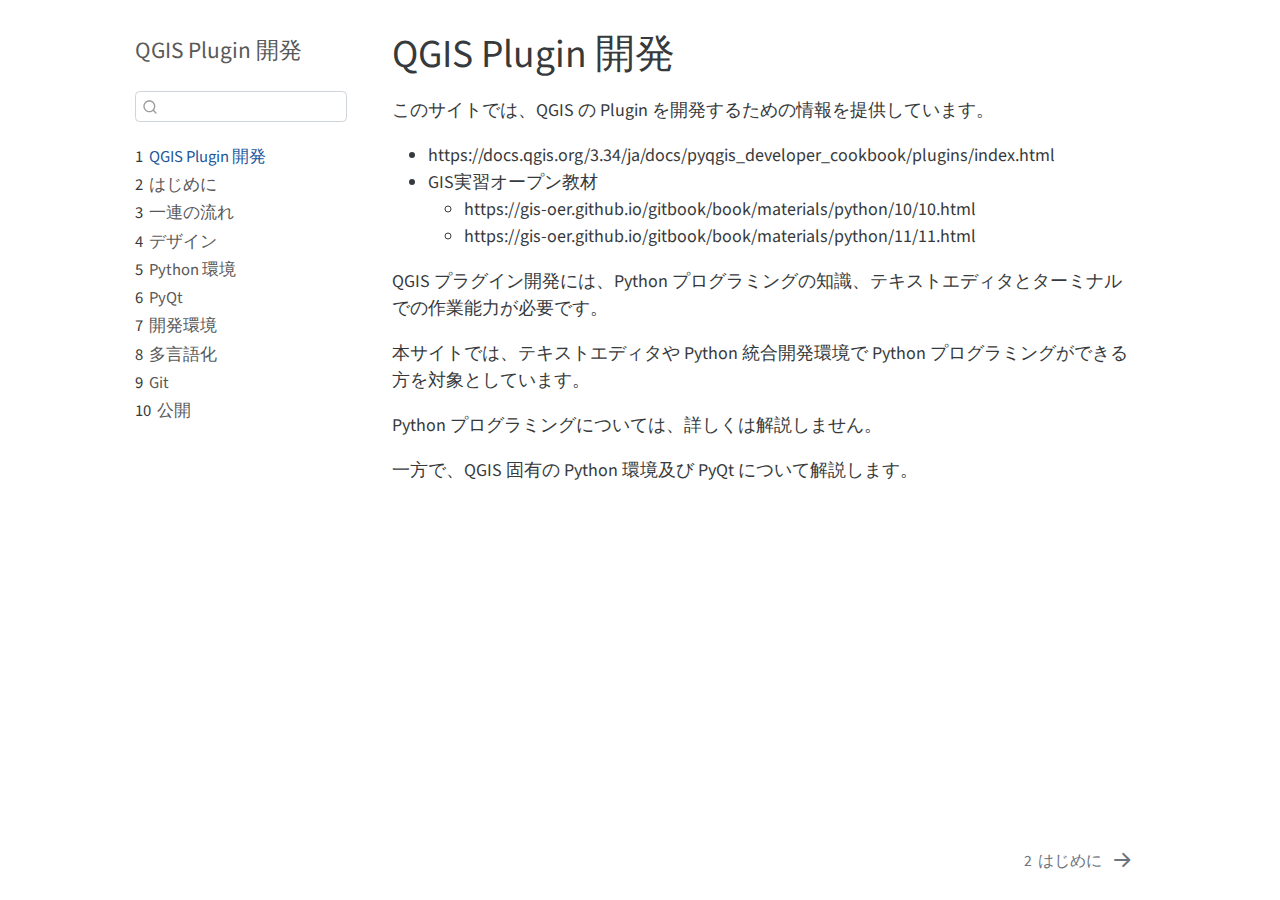
<file: docs/index.html>
<!DOCTYPE html>
<html xmlns="http://www.w3.org/1999/xhtml" lang="en" xml:lang="en"><head>

<meta charset="utf-8">
<meta name="generator" content="quarto-1.2.335">

<meta name="viewport" content="width=device-width, initial-scale=1.0, user-scalable=yes">


<title>QGIS Plugin 開発</title>
<style>
code{white-space: pre-wrap;}
span.smallcaps{font-variant: small-caps;}
div.columns{display: flex; gap: min(4vw, 1.5em);}
div.column{flex: auto; overflow-x: auto;}
div.hanging-indent{margin-left: 1.5em; text-indent: -1.5em;}
ul.task-list{list-style: none;}
ul.task-list li input[type="checkbox"] {
  width: 0.8em;
  margin: 0 0.8em 0.2em -1.6em;
  vertical-align: middle;
}
</style>


<script src="site_libs/quarto-nav/quarto-nav.js"></script>
<script src="site_libs/quarto-nav/headroom.min.js"></script>
<script src="site_libs/clipboard/clipboard.min.js"></script>
<script src="site_libs/quarto-search/autocomplete.umd.js"></script>
<script src="site_libs/quarto-search/fuse.min.js"></script>
<script src="site_libs/quarto-search/quarto-search.js"></script>
<meta name="quarto:offset" content="./">
<link href="./about.html" rel="next">
<script src="site_libs/quarto-html/quarto.js"></script>
<script src="site_libs/quarto-html/popper.min.js"></script>
<script src="site_libs/quarto-html/tippy.umd.min.js"></script>
<script src="site_libs/quarto-html/anchor.min.js"></script>
<link href="site_libs/quarto-html/tippy.css" rel="stylesheet">
<link href="site_libs/quarto-html/quarto-syntax-highlighting.css" rel="stylesheet" id="quarto-text-highlighting-styles">
<script src="site_libs/bootstrap/bootstrap.min.js"></script>
<link href="site_libs/bootstrap/bootstrap-icons.css" rel="stylesheet">
<link href="site_libs/bootstrap/bootstrap.min.css" rel="stylesheet" id="quarto-bootstrap" data-mode="light">
<script id="quarto-search-options" type="application/json">{
  "location": "sidebar",
  "copy-button": false,
  "collapse-after": 3,
  "panel-placement": "start",
  "type": "textbox",
  "limit": 20,
  "language": {
    "search-no-results-text": "No results",
    "search-matching-documents-text": "matching documents",
    "search-copy-link-title": "Copy link to search",
    "search-hide-matches-text": "Hide additional matches",
    "search-more-match-text": "more match in this document",
    "search-more-matches-text": "more matches in this document",
    "search-clear-button-title": "Clear",
    "search-detached-cancel-button-title": "Cancel",
    "search-submit-button-title": "Submit"
  }
}</script>


</head>

<body class="nav-sidebar floating fullcontent">

<div id="quarto-search-results"></div>
  <header id="quarto-header" class="headroom fixed-top">
  <nav class="quarto-secondary-nav" data-bs-toggle="collapse" data-bs-target="#quarto-sidebar" aria-controls="quarto-sidebar" aria-expanded="false" aria-label="Toggle sidebar navigation" onclick="if (window.quartoToggleHeadroom) { window.quartoToggleHeadroom(); }">
    <div class="container-fluid d-flex justify-content-between">
      <h1 class="quarto-secondary-nav-title">QGIS Plugin 開発</h1>
      <button type="button" class="quarto-btn-toggle btn" aria-label="Show secondary navigation">
        <i class="bi bi-chevron-right"></i>
      </button>
    </div>
  </nav>
</header>
<!-- content -->
<div id="quarto-content" class="quarto-container page-columns page-rows-contents page-layout-article">
<!-- sidebar -->
  <nav id="quarto-sidebar" class="sidebar collapse sidebar-navigation floating overflow-auto">
    <div class="pt-lg-2 mt-2 text-left sidebar-header">
    <div class="sidebar-title mb-0 py-0">
      <a href="./">QGIS Plugin 開発</a> 
    </div>
      </div>
      <div class="mt-2 flex-shrink-0 align-items-center">
        <div class="sidebar-search">
        <div id="quarto-search" class="" title="Search"></div>
        </div>
      </div>
    <div class="sidebar-menu-container"> 
    <ul class="list-unstyled mt-1">
        <li class="sidebar-item">
  <div class="sidebar-item-container"> 
  <a href="./index.html" class="sidebar-item-text sidebar-link active"><span class="chapter-number">1</span>&nbsp; <span class="chapter-title">QGIS Plugin 開発</span></a>
  </div>
</li>
        <li class="sidebar-item">
  <div class="sidebar-item-container"> 
  <a href="./about.html" class="sidebar-item-text sidebar-link"><span class="chapter-number">2</span>&nbsp; <span class="chapter-title">はじめに</span></a>
  </div>
</li>
        <li class="sidebar-item">
  <div class="sidebar-item-container"> 
  <a href="./flow.html" class="sidebar-item-text sidebar-link"><span class="chapter-number">3</span>&nbsp; <span class="chapter-title">一連の流れ</span></a>
  </div>
</li>
        <li class="sidebar-item">
  <div class="sidebar-item-container"> 
  <a href="./designer.html" class="sidebar-item-text sidebar-link"><span class="chapter-number">4</span>&nbsp; <span class="chapter-title">デザイン</span></a>
  </div>
</li>
        <li class="sidebar-item">
  <div class="sidebar-item-container"> 
  <a href="./python.html" class="sidebar-item-text sidebar-link"><span class="chapter-number">5</span>&nbsp; <span class="chapter-title">Python 環境</span></a>
  </div>
</li>
        <li class="sidebar-item">
  <div class="sidebar-item-container"> 
  <a href="./pyqt.html" class="sidebar-item-text sidebar-link"><span class="chapter-number">6</span>&nbsp; <span class="chapter-title">PyQt</span></a>
  </div>
</li>
        <li class="sidebar-item">
  <div class="sidebar-item-container"> 
  <a href="./editor.html" class="sidebar-item-text sidebar-link"><span class="chapter-number">7</span>&nbsp; <span class="chapter-title">開発環境</span></a>
  </div>
</li>
        <li class="sidebar-item">
  <div class="sidebar-item-container"> 
  <a href="./m18n.html" class="sidebar-item-text sidebar-link"><span class="chapter-number">8</span>&nbsp; <span class="chapter-title">多言語化</span></a>
  </div>
</li>
        <li class="sidebar-item">
  <div class="sidebar-item-container"> 
  <a href="./git.html" class="sidebar-item-text sidebar-link"><span class="chapter-number">9</span>&nbsp; <span class="chapter-title">Git</span></a>
  </div>
</li>
        <li class="sidebar-item">
  <div class="sidebar-item-container"> 
  <a href="./publish.html" class="sidebar-item-text sidebar-link"><span class="chapter-number">10</span>&nbsp; <span class="chapter-title">公開</span></a>
  </div>
</li>
    </ul>
    </div>
</nav>
<!-- margin-sidebar -->
    
<!-- main -->
<main class="content" id="quarto-document-content">

<header id="title-block-header" class="quarto-title-block default">
<div class="quarto-title">
<h1 class="title d-none d-lg-block">QGIS Plugin 開発</h1>
</div>



<div class="quarto-title-meta">

    
  
    
  </div>
  

</header>

<p>このサイトでは、QGIS の Plugin を開発するための情報を提供しています。</p>
<ul>
<li>https://docs.qgis.org/3.34/ja/docs/pyqgis_developer_cookbook/plugins/index.html</li>
<li>GIS実習オープン教材
<ul>
<li>https://gis-oer.github.io/gitbook/book/materials/python/10/10.html</li>
<li>https://gis-oer.github.io/gitbook/book/materials/python/11/11.html</li>
</ul></li>
</ul>
<p>QGIS プラグイン開発には、Python プログラミングの知識、テキストエディタとターミナルでの作業能力が必要です。</p>
<p>本サイトでは、テキストエディタや Python 統合開発環境で Python プログラミングができる方を対象としています。</p>
<p>Python プログラミングについては、詳しくは解説しません。</p>
<p>一方で、QGIS 固有の Python 環境及び PyQt について解説します。</p>



</main> <!-- /main -->
<script id="quarto-html-after-body" type="application/javascript">
window.document.addEventListener("DOMContentLoaded", function (event) {
  const toggleBodyColorMode = (bsSheetEl) => {
    const mode = bsSheetEl.getAttribute("data-mode");
    const bodyEl = window.document.querySelector("body");
    if (mode === "dark") {
      bodyEl.classList.add("quarto-dark");
      bodyEl.classList.remove("quarto-light");
    } else {
      bodyEl.classList.add("quarto-light");
      bodyEl.classList.remove("quarto-dark");
    }
  }
  const toggleBodyColorPrimary = () => {
    const bsSheetEl = window.document.querySelector("link#quarto-bootstrap");
    if (bsSheetEl) {
      toggleBodyColorMode(bsSheetEl);
    }
  }
  toggleBodyColorPrimary();  
  const icon = "";
  const anchorJS = new window.AnchorJS();
  anchorJS.options = {
    placement: 'right',
    icon: icon
  };
  anchorJS.add('.anchored');
  const clipboard = new window.ClipboardJS('.code-copy-button', {
    target: function(trigger) {
      return trigger.previousElementSibling;
    }
  });
  clipboard.on('success', function(e) {
    // button target
    const button = e.trigger;
    // don't keep focus
    button.blur();
    // flash "checked"
    button.classList.add('code-copy-button-checked');
    var currentTitle = button.getAttribute("title");
    button.setAttribute("title", "Copied!");
    let tooltip;
    if (window.bootstrap) {
      button.setAttribute("data-bs-toggle", "tooltip");
      button.setAttribute("data-bs-placement", "left");
      button.setAttribute("data-bs-title", "Copied!");
      tooltip = new bootstrap.Tooltip(button, 
        { trigger: "manual", 
          customClass: "code-copy-button-tooltip",
          offset: [0, -8]});
      tooltip.show();    
    }
    setTimeout(function() {
      if (tooltip) {
        tooltip.hide();
        button.removeAttribute("data-bs-title");
        button.removeAttribute("data-bs-toggle");
        button.removeAttribute("data-bs-placement");
      }
      button.setAttribute("title", currentTitle);
      button.classList.remove('code-copy-button-checked');
    }, 1000);
    // clear code selection
    e.clearSelection();
  });
  function tippyHover(el, contentFn) {
    const config = {
      allowHTML: true,
      content: contentFn,
      maxWidth: 500,
      delay: 100,
      arrow: false,
      appendTo: function(el) {
          return el.parentElement;
      },
      interactive: true,
      interactiveBorder: 10,
      theme: 'quarto',
      placement: 'bottom-start'
    };
    window.tippy(el, config); 
  }
  const noterefs = window.document.querySelectorAll('a[role="doc-noteref"]');
  for (var i=0; i<noterefs.length; i++) {
    const ref = noterefs[i];
    tippyHover(ref, function() {
      // use id or data attribute instead here
      let href = ref.getAttribute('data-footnote-href') || ref.getAttribute('href');
      try { href = new URL(href).hash; } catch {}
      const id = href.replace(/^#\/?/, "");
      const note = window.document.getElementById(id);
      return note.innerHTML;
    });
  }
  const findCites = (el) => {
    const parentEl = el.parentElement;
    if (parentEl) {
      const cites = parentEl.dataset.cites;
      if (cites) {
        return {
          el,
          cites: cites.split(' ')
        };
      } else {
        return findCites(el.parentElement)
      }
    } else {
      return undefined;
    }
  };
  var bibliorefs = window.document.querySelectorAll('a[role="doc-biblioref"]');
  for (var i=0; i<bibliorefs.length; i++) {
    const ref = bibliorefs[i];
    const citeInfo = findCites(ref);
    if (citeInfo) {
      tippyHover(citeInfo.el, function() {
        var popup = window.document.createElement('div');
        citeInfo.cites.forEach(function(cite) {
          var citeDiv = window.document.createElement('div');
          citeDiv.classList.add('hanging-indent');
          citeDiv.classList.add('csl-entry');
          var biblioDiv = window.document.getElementById('ref-' + cite);
          if (biblioDiv) {
            citeDiv.innerHTML = biblioDiv.innerHTML;
          }
          popup.appendChild(citeDiv);
        });
        return popup.innerHTML;
      });
    }
  }
});
</script>
<nav class="page-navigation">
  <div class="nav-page nav-page-previous">
  </div>
  <div class="nav-page nav-page-next">
      <a href="./about.html" class="pagination-link">
        <span class="nav-page-text"><span class="chapter-number">2</span>&nbsp; <span class="chapter-title">はじめに</span></span> <i class="bi bi-arrow-right-short"></i>
      </a>
  </div>
</nav>
</div> <!-- /content -->



</body></html>
</file>
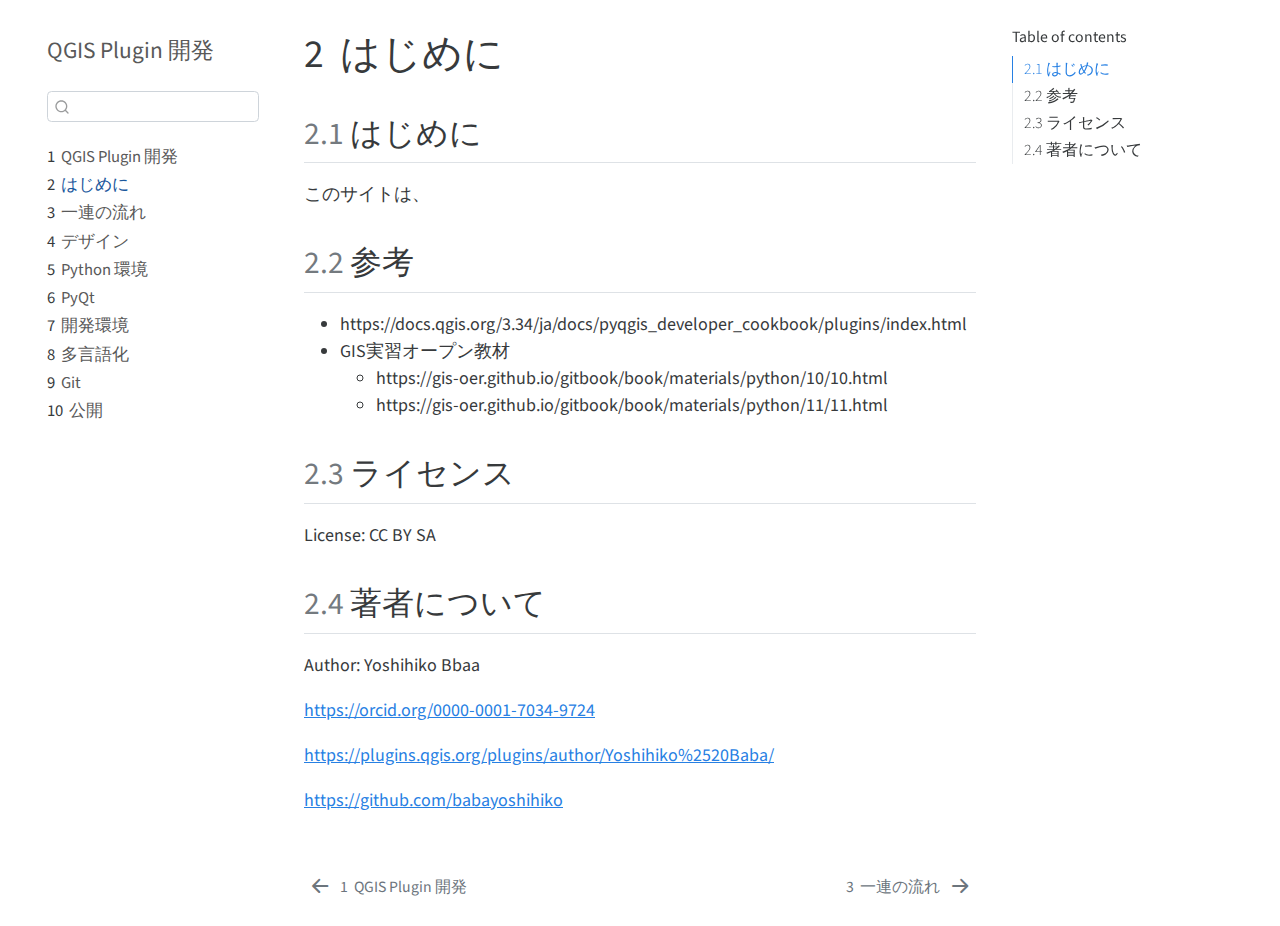
<file: docs/about.html>
<!DOCTYPE html>
<html xmlns="http://www.w3.org/1999/xhtml" lang="en" xml:lang="en"><head>

<meta charset="utf-8">
<meta name="generator" content="quarto-1.2.335">

<meta name="viewport" content="width=device-width, initial-scale=1.0, user-scalable=yes">


<title>QGIS Plugin 開発 - 2&nbsp; はじめに</title>
<style>
code{white-space: pre-wrap;}
span.smallcaps{font-variant: small-caps;}
div.columns{display: flex; gap: min(4vw, 1.5em);}
div.column{flex: auto; overflow-x: auto;}
div.hanging-indent{margin-left: 1.5em; text-indent: -1.5em;}
ul.task-list{list-style: none;}
ul.task-list li input[type="checkbox"] {
  width: 0.8em;
  margin: 0 0.8em 0.2em -1.6em;
  vertical-align: middle;
}
</style>


<script src="site_libs/quarto-nav/quarto-nav.js"></script>
<script src="site_libs/quarto-nav/headroom.min.js"></script>
<script src="site_libs/clipboard/clipboard.min.js"></script>
<script src="site_libs/quarto-search/autocomplete.umd.js"></script>
<script src="site_libs/quarto-search/fuse.min.js"></script>
<script src="site_libs/quarto-search/quarto-search.js"></script>
<meta name="quarto:offset" content="./">
<link href="./flow.html" rel="next">
<link href="./index.html" rel="prev">
<script src="site_libs/quarto-html/quarto.js"></script>
<script src="site_libs/quarto-html/popper.min.js"></script>
<script src="site_libs/quarto-html/tippy.umd.min.js"></script>
<script src="site_libs/quarto-html/anchor.min.js"></script>
<link href="site_libs/quarto-html/tippy.css" rel="stylesheet">
<link href="site_libs/quarto-html/quarto-syntax-highlighting.css" rel="stylesheet" id="quarto-text-highlighting-styles">
<script src="site_libs/bootstrap/bootstrap.min.js"></script>
<link href="site_libs/bootstrap/bootstrap-icons.css" rel="stylesheet">
<link href="site_libs/bootstrap/bootstrap.min.css" rel="stylesheet" id="quarto-bootstrap" data-mode="light">
<script id="quarto-search-options" type="application/json">{
  "location": "sidebar",
  "copy-button": false,
  "collapse-after": 3,
  "panel-placement": "start",
  "type": "textbox",
  "limit": 20,
  "language": {
    "search-no-results-text": "No results",
    "search-matching-documents-text": "matching documents",
    "search-copy-link-title": "Copy link to search",
    "search-hide-matches-text": "Hide additional matches",
    "search-more-match-text": "more match in this document",
    "search-more-matches-text": "more matches in this document",
    "search-clear-button-title": "Clear",
    "search-detached-cancel-button-title": "Cancel",
    "search-submit-button-title": "Submit"
  }
}</script>


</head>

<body class="nav-sidebar floating">

<div id="quarto-search-results"></div>
  <header id="quarto-header" class="headroom fixed-top">
  <nav class="quarto-secondary-nav" data-bs-toggle="collapse" data-bs-target="#quarto-sidebar" aria-controls="quarto-sidebar" aria-expanded="false" aria-label="Toggle sidebar navigation" onclick="if (window.quartoToggleHeadroom) { window.quartoToggleHeadroom(); }">
    <div class="container-fluid d-flex justify-content-between">
      <h1 class="quarto-secondary-nav-title"><span class="chapter-number">2</span>&nbsp; <span class="chapter-title">はじめに</span></h1>
      <button type="button" class="quarto-btn-toggle btn" aria-label="Show secondary navigation">
        <i class="bi bi-chevron-right"></i>
      </button>
    </div>
  </nav>
</header>
<!-- content -->
<div id="quarto-content" class="quarto-container page-columns page-rows-contents page-layout-article">
<!-- sidebar -->
  <nav id="quarto-sidebar" class="sidebar collapse sidebar-navigation floating overflow-auto">
    <div class="pt-lg-2 mt-2 text-left sidebar-header">
    <div class="sidebar-title mb-0 py-0">
      <a href="./">QGIS Plugin 開発</a> 
    </div>
      </div>
      <div class="mt-2 flex-shrink-0 align-items-center">
        <div class="sidebar-search">
        <div id="quarto-search" class="" title="Search"></div>
        </div>
      </div>
    <div class="sidebar-menu-container"> 
    <ul class="list-unstyled mt-1">
        <li class="sidebar-item">
  <div class="sidebar-item-container"> 
  <a href="./index.html" class="sidebar-item-text sidebar-link"><span class="chapter-number">1</span>&nbsp; <span class="chapter-title">QGIS Plugin 開発</span></a>
  </div>
</li>
        <li class="sidebar-item">
  <div class="sidebar-item-container"> 
  <a href="./about.html" class="sidebar-item-text sidebar-link active"><span class="chapter-number">2</span>&nbsp; <span class="chapter-title">はじめに</span></a>
  </div>
</li>
        <li class="sidebar-item">
  <div class="sidebar-item-container"> 
  <a href="./flow.html" class="sidebar-item-text sidebar-link"><span class="chapter-number">3</span>&nbsp; <span class="chapter-title">一連の流れ</span></a>
  </div>
</li>
        <li class="sidebar-item">
  <div class="sidebar-item-container"> 
  <a href="./designer.html" class="sidebar-item-text sidebar-link"><span class="chapter-number">4</span>&nbsp; <span class="chapter-title">デザイン</span></a>
  </div>
</li>
        <li class="sidebar-item">
  <div class="sidebar-item-container"> 
  <a href="./python.html" class="sidebar-item-text sidebar-link"><span class="chapter-number">5</span>&nbsp; <span class="chapter-title">Python 環境</span></a>
  </div>
</li>
        <li class="sidebar-item">
  <div class="sidebar-item-container"> 
  <a href="./pyqt.html" class="sidebar-item-text sidebar-link"><span class="chapter-number">6</span>&nbsp; <span class="chapter-title">PyQt</span></a>
  </div>
</li>
        <li class="sidebar-item">
  <div class="sidebar-item-container"> 
  <a href="./editor.html" class="sidebar-item-text sidebar-link"><span class="chapter-number">7</span>&nbsp; <span class="chapter-title">開発環境</span></a>
  </div>
</li>
        <li class="sidebar-item">
  <div class="sidebar-item-container"> 
  <a href="./m18n.html" class="sidebar-item-text sidebar-link"><span class="chapter-number">8</span>&nbsp; <span class="chapter-title">多言語化</span></a>
  </div>
</li>
        <li class="sidebar-item">
  <div class="sidebar-item-container"> 
  <a href="./git.html" class="sidebar-item-text sidebar-link"><span class="chapter-number">9</span>&nbsp; <span class="chapter-title">Git</span></a>
  </div>
</li>
        <li class="sidebar-item">
  <div class="sidebar-item-container"> 
  <a href="./publish.html" class="sidebar-item-text sidebar-link"><span class="chapter-number">10</span>&nbsp; <span class="chapter-title">公開</span></a>
  </div>
</li>
    </ul>
    </div>
</nav>
<!-- margin-sidebar -->
    <div id="quarto-margin-sidebar" class="sidebar margin-sidebar">
        <nav id="TOC" role="doc-toc" class="toc-active">
    <h2 id="toc-title">Table of contents</h2>
   
  <ul>
  <li><a href="#はじめに" id="toc-はじめに" class="nav-link active" data-scroll-target="#はじめに"><span class="toc-section-number">2.1</span>  はじめに</a></li>
  <li><a href="#参考" id="toc-参考" class="nav-link" data-scroll-target="#参考"><span class="toc-section-number">2.2</span>  参考</a></li>
  <li><a href="#ライセンス" id="toc-ライセンス" class="nav-link" data-scroll-target="#ライセンス"><span class="toc-section-number">2.3</span>  ライセンス</a></li>
  <li><a href="#著者について" id="toc-著者について" class="nav-link" data-scroll-target="#著者について"><span class="toc-section-number">2.4</span>  著者について</a></li>
  </ul>
</nav>
    </div>
<!-- main -->
<main class="content" id="quarto-document-content">

<header id="title-block-header" class="quarto-title-block default">
<div class="quarto-title">
<h1 class="title d-none d-lg-block"><span class="chapter-number">2</span>&nbsp; <span class="chapter-title">はじめに</span></h1>
</div>



<div class="quarto-title-meta">

    
  
    
  </div>
  

</header>

<section id="はじめに" class="level2" data-number="2.1">
<h2 data-number="2.1" class="anchored" data-anchor-id="はじめに"><span class="header-section-number">2.1</span> はじめに</h2>
<p>このサイトは、</p>
</section>
<section id="参考" class="level2" data-number="2.2">
<h2 data-number="2.2" class="anchored" data-anchor-id="参考"><span class="header-section-number">2.2</span> 参考</h2>
<ul>
<li>https://docs.qgis.org/3.34/ja/docs/pyqgis_developer_cookbook/plugins/index.html</li>
<li>GIS実習オープン教材
<ul>
<li>https://gis-oer.github.io/gitbook/book/materials/python/10/10.html</li>
<li>https://gis-oer.github.io/gitbook/book/materials/python/11/11.html</li>
</ul></li>
</ul>
</section>
<section id="ライセンス" class="level2" data-number="2.3">
<h2 data-number="2.3" class="anchored" data-anchor-id="ライセンス"><span class="header-section-number">2.3</span> ライセンス</h2>
<p>License: CC BY SA</p>
</section>
<section id="著者について" class="level2" data-number="2.4">
<h2 data-number="2.4" class="anchored" data-anchor-id="著者について"><span class="header-section-number">2.4</span> 著者について</h2>
<p>Author: Yoshihiko Bbaa</p>
<p><a href="https://orcid.org/0000-0001-7034-9724">https://orcid.org/0000-0001-7034-9724</a></p>
<p><a href="https://plugins.qgis.org/plugins/author/Yoshihiko%2520Baba/">https://plugins.qgis.org/plugins/author/Yoshihiko%2520Baba/</a></p>
<p><a href="https://github.com/babayoshihiko">https://github.com/babayoshihiko</a></p>


</section>

</main> <!-- /main -->
<script id="quarto-html-after-body" type="application/javascript">
window.document.addEventListener("DOMContentLoaded", function (event) {
  const toggleBodyColorMode = (bsSheetEl) => {
    const mode = bsSheetEl.getAttribute("data-mode");
    const bodyEl = window.document.querySelector("body");
    if (mode === "dark") {
      bodyEl.classList.add("quarto-dark");
      bodyEl.classList.remove("quarto-light");
    } else {
      bodyEl.classList.add("quarto-light");
      bodyEl.classList.remove("quarto-dark");
    }
  }
  const toggleBodyColorPrimary = () => {
    const bsSheetEl = window.document.querySelector("link#quarto-bootstrap");
    if (bsSheetEl) {
      toggleBodyColorMode(bsSheetEl);
    }
  }
  toggleBodyColorPrimary();  
  const icon = "";
  const anchorJS = new window.AnchorJS();
  anchorJS.options = {
    placement: 'right',
    icon: icon
  };
  anchorJS.add('.anchored');
  const clipboard = new window.ClipboardJS('.code-copy-button', {
    target: function(trigger) {
      return trigger.previousElementSibling;
    }
  });
  clipboard.on('success', function(e) {
    // button target
    const button = e.trigger;
    // don't keep focus
    button.blur();
    // flash "checked"
    button.classList.add('code-copy-button-checked');
    var currentTitle = button.getAttribute("title");
    button.setAttribute("title", "Copied!");
    let tooltip;
    if (window.bootstrap) {
      button.setAttribute("data-bs-toggle", "tooltip");
      button.setAttribute("data-bs-placement", "left");
      button.setAttribute("data-bs-title", "Copied!");
      tooltip = new bootstrap.Tooltip(button, 
        { trigger: "manual", 
          customClass: "code-copy-button-tooltip",
          offset: [0, -8]});
      tooltip.show();    
    }
    setTimeout(function() {
      if (tooltip) {
        tooltip.hide();
        button.removeAttribute("data-bs-title");
        button.removeAttribute("data-bs-toggle");
        button.removeAttribute("data-bs-placement");
      }
      button.setAttribute("title", currentTitle);
      button.classList.remove('code-copy-button-checked');
    }, 1000);
    // clear code selection
    e.clearSelection();
  });
  function tippyHover(el, contentFn) {
    const config = {
      allowHTML: true,
      content: contentFn,
      maxWidth: 500,
      delay: 100,
      arrow: false,
      appendTo: function(el) {
          return el.parentElement;
      },
      interactive: true,
      interactiveBorder: 10,
      theme: 'quarto',
      placement: 'bottom-start'
    };
    window.tippy(el, config); 
  }
  const noterefs = window.document.querySelectorAll('a[role="doc-noteref"]');
  for (var i=0; i<noterefs.length; i++) {
    const ref = noterefs[i];
    tippyHover(ref, function() {
      // use id or data attribute instead here
      let href = ref.getAttribute('data-footnote-href') || ref.getAttribute('href');
      try { href = new URL(href).hash; } catch {}
      const id = href.replace(/^#\/?/, "");
      const note = window.document.getElementById(id);
      return note.innerHTML;
    });
  }
  const findCites = (el) => {
    const parentEl = el.parentElement;
    if (parentEl) {
      const cites = parentEl.dataset.cites;
      if (cites) {
        return {
          el,
          cites: cites.split(' ')
        };
      } else {
        return findCites(el.parentElement)
      }
    } else {
      return undefined;
    }
  };
  var bibliorefs = window.document.querySelectorAll('a[role="doc-biblioref"]');
  for (var i=0; i<bibliorefs.length; i++) {
    const ref = bibliorefs[i];
    const citeInfo = findCites(ref);
    if (citeInfo) {
      tippyHover(citeInfo.el, function() {
        var popup = window.document.createElement('div');
        citeInfo.cites.forEach(function(cite) {
          var citeDiv = window.document.createElement('div');
          citeDiv.classList.add('hanging-indent');
          citeDiv.classList.add('csl-entry');
          var biblioDiv = window.document.getElementById('ref-' + cite);
          if (biblioDiv) {
            citeDiv.innerHTML = biblioDiv.innerHTML;
          }
          popup.appendChild(citeDiv);
        });
        return popup.innerHTML;
      });
    }
  }
});
</script>
<nav class="page-navigation">
  <div class="nav-page nav-page-previous">
      <a href="./index.html" class="pagination-link">
        <i class="bi bi-arrow-left-short"></i> <span class="nav-page-text"><span class="chapter-number">1</span>&nbsp; <span class="chapter-title">QGIS Plugin 開発</span></span>
      </a>          
  </div>
  <div class="nav-page nav-page-next">
      <a href="./flow.html" class="pagination-link">
        <span class="nav-page-text"><span class="chapter-number">3</span>&nbsp; <span class="chapter-title">一連の流れ</span></span> <i class="bi bi-arrow-right-short"></i>
      </a>
  </div>
</nav>
</div> <!-- /content -->



</body></html>
</file>
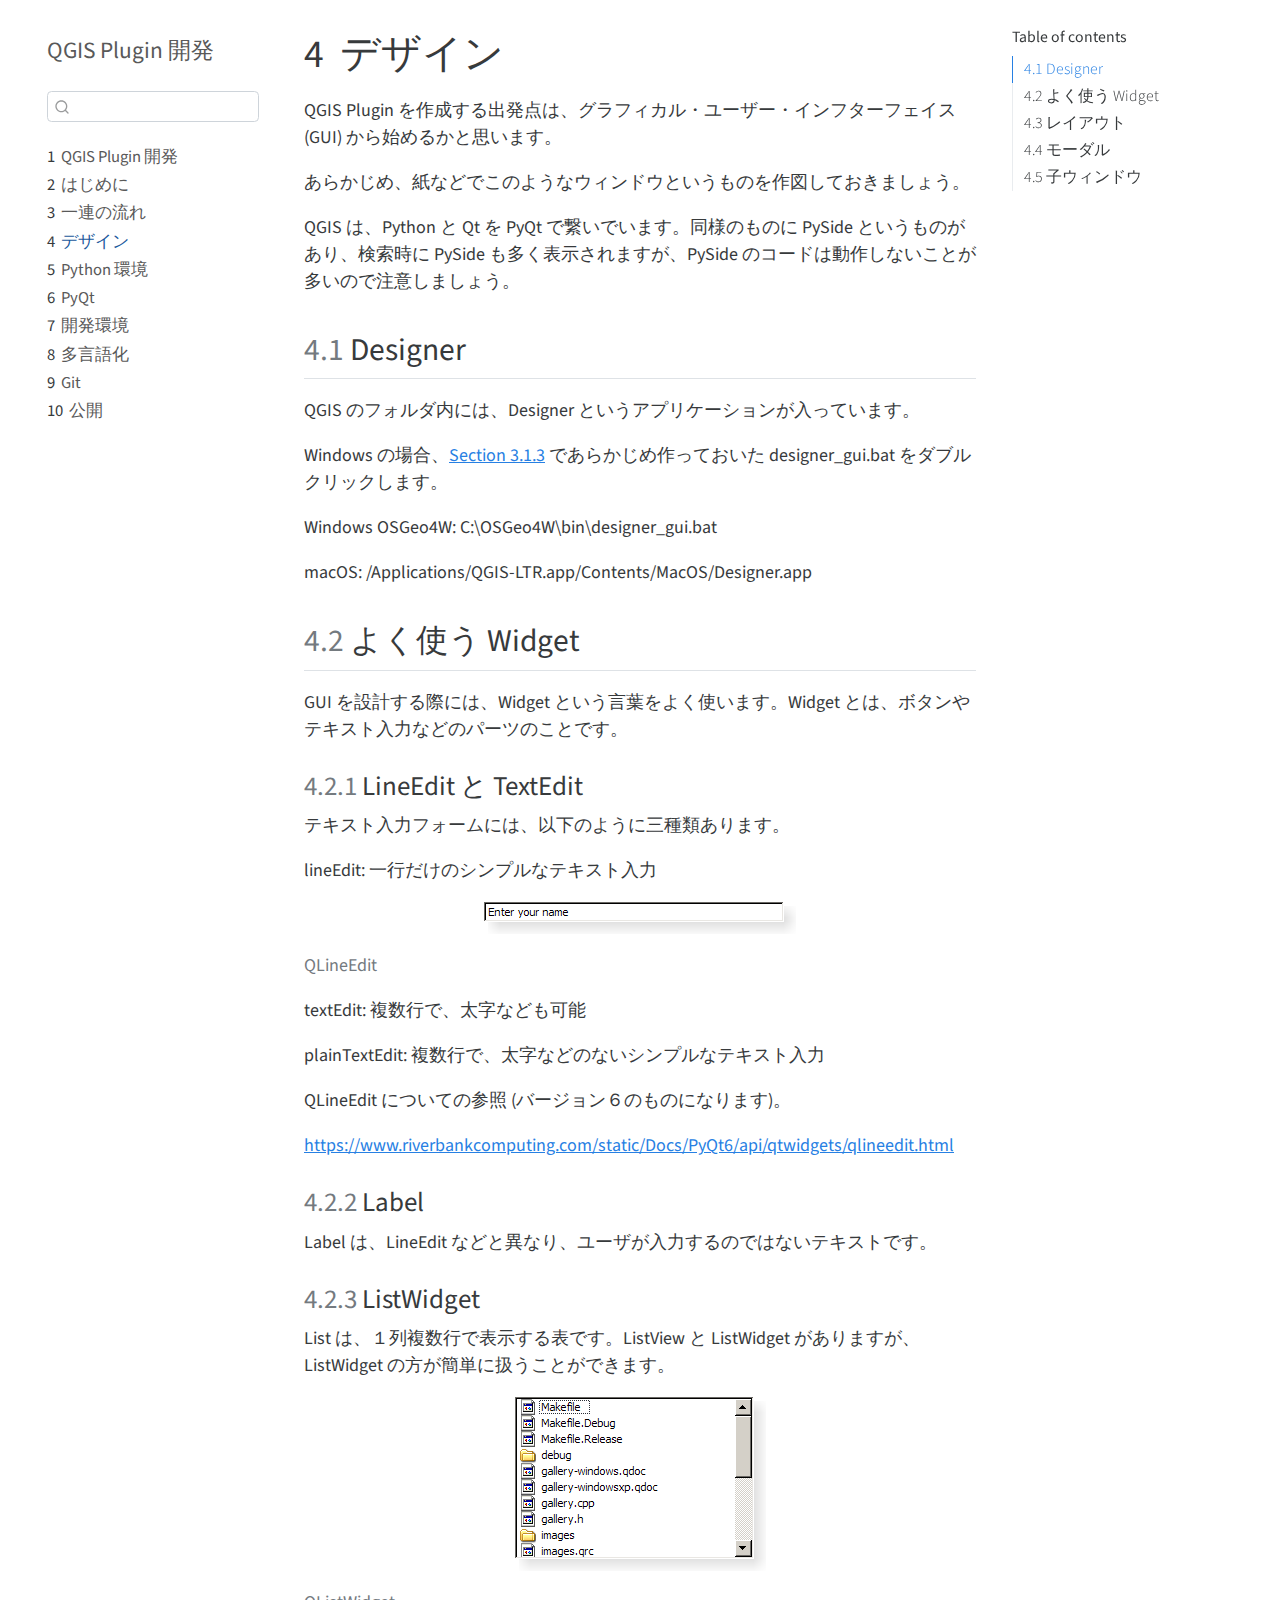
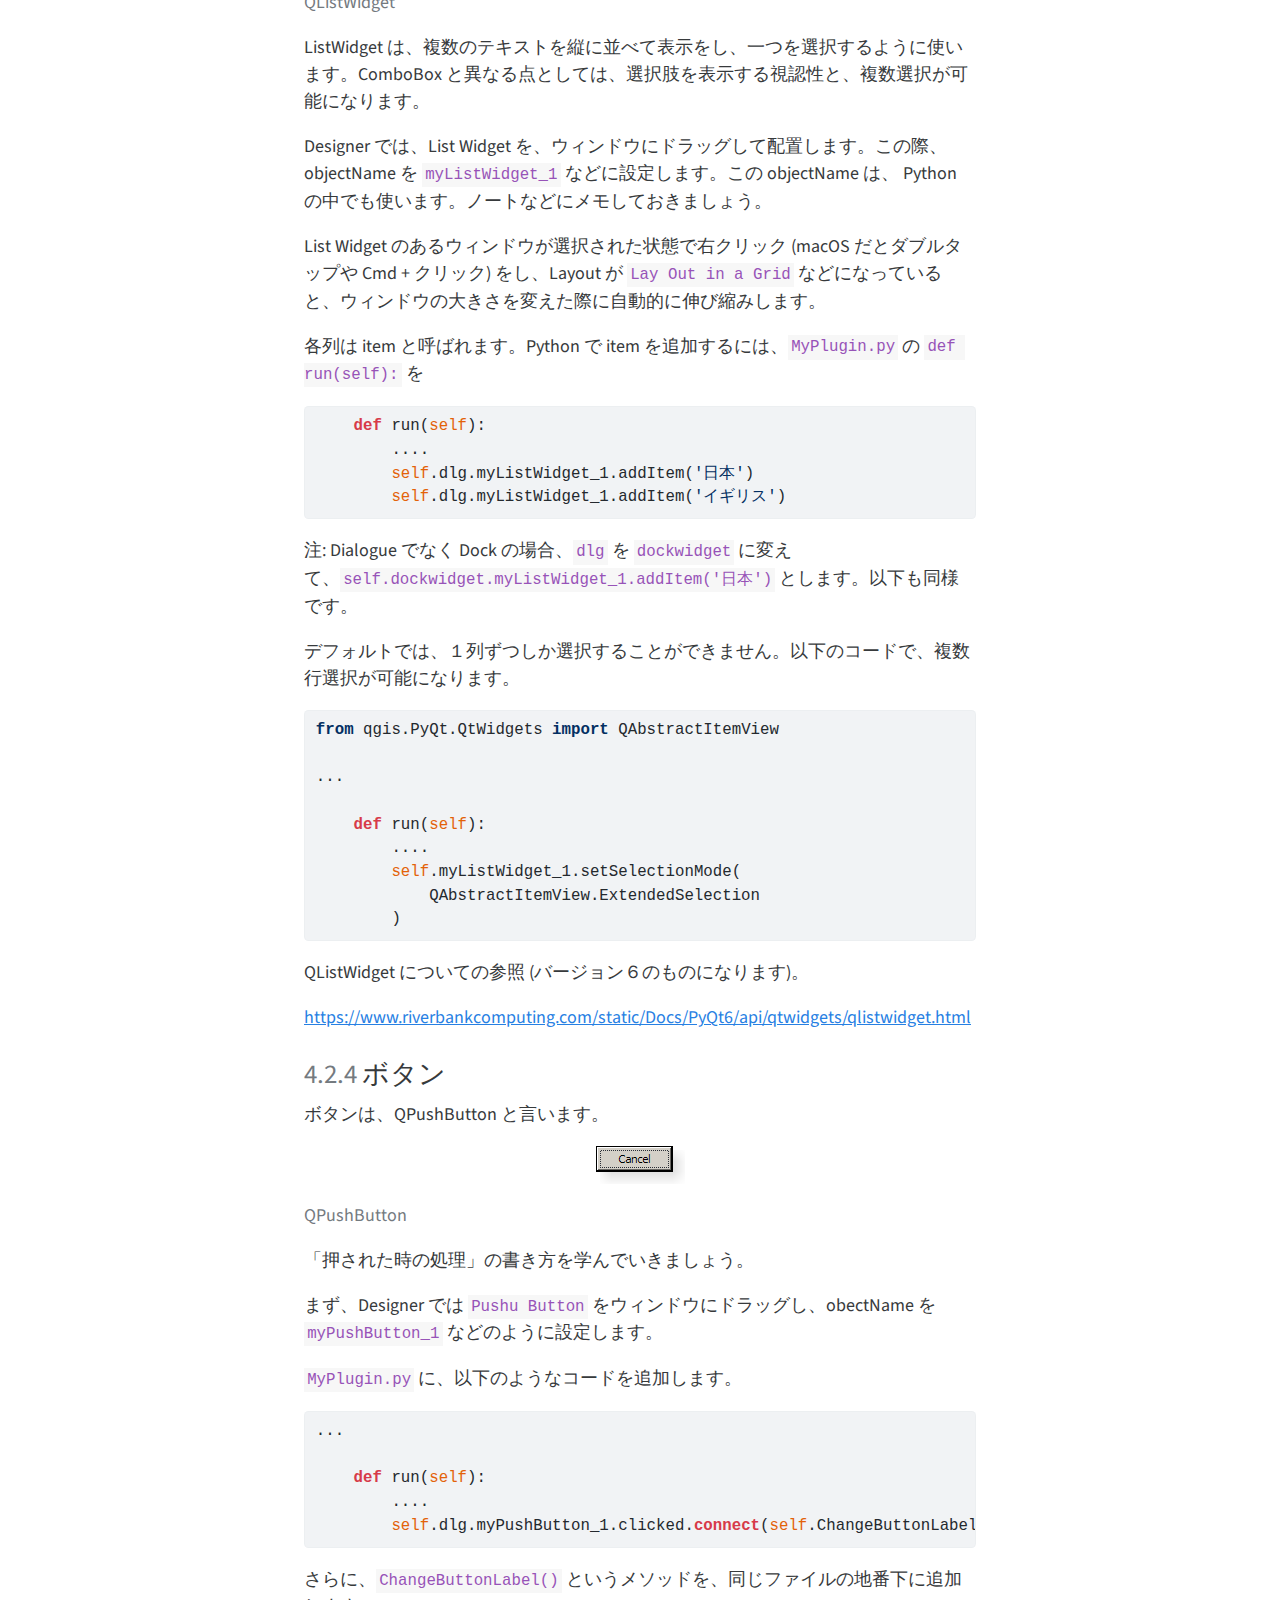
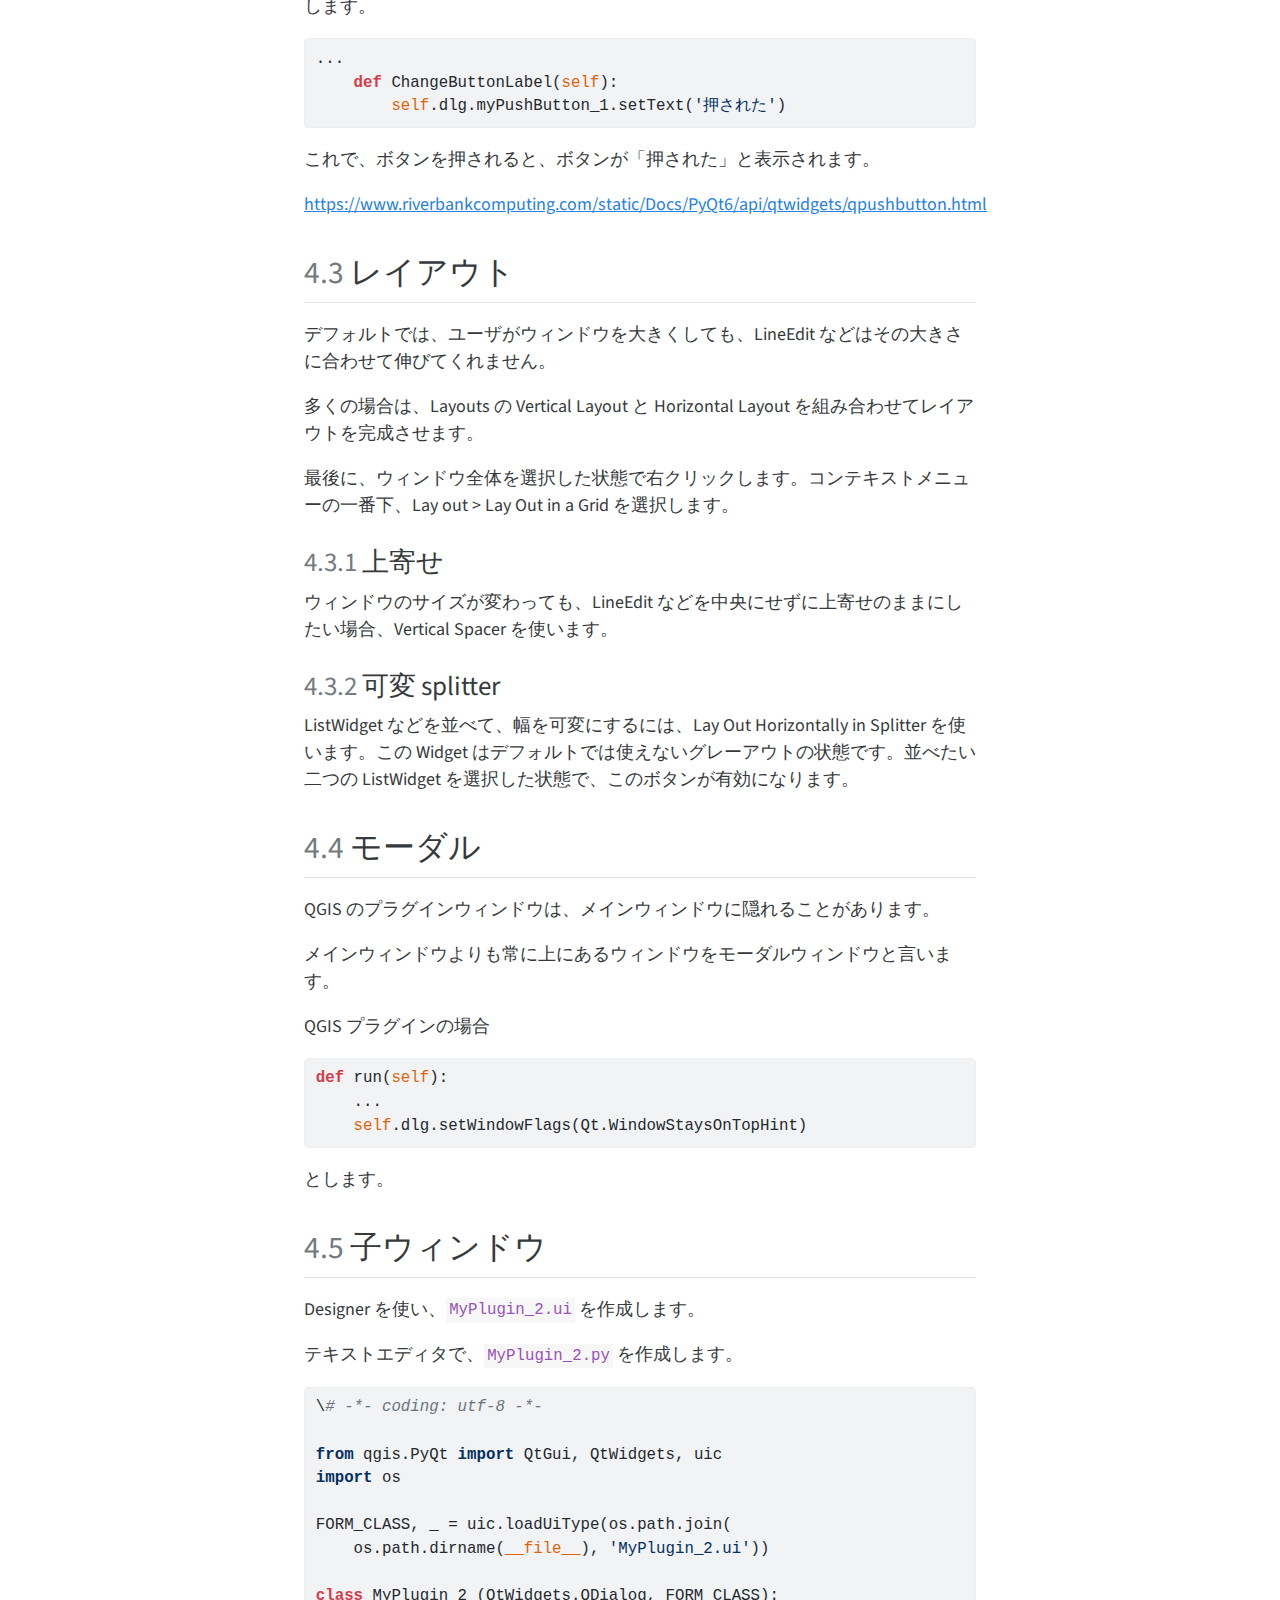
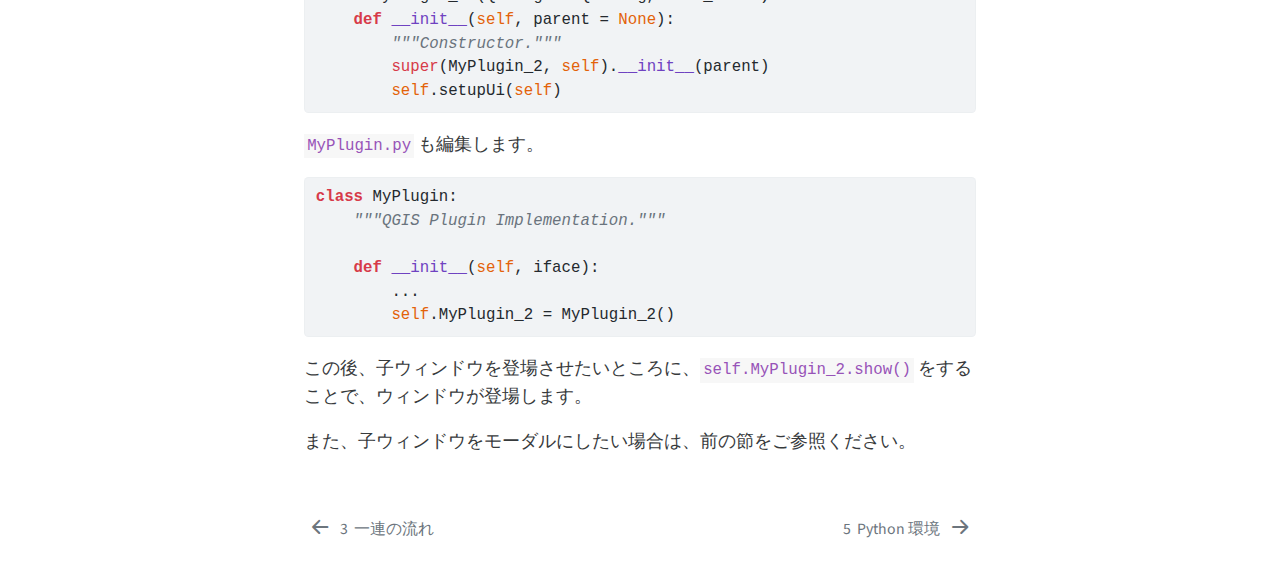
<file: docs/designer.html>
<!DOCTYPE html>
<html xmlns="http://www.w3.org/1999/xhtml" lang="en" xml:lang="en"><head>

<meta charset="utf-8">
<meta name="generator" content="quarto-1.2.335">

<meta name="viewport" content="width=device-width, initial-scale=1.0, user-scalable=yes">


<title>QGIS Plugin 開発 - 4&nbsp; デザイン</title>
<style>
code{white-space: pre-wrap;}
span.smallcaps{font-variant: small-caps;}
div.columns{display: flex; gap: min(4vw, 1.5em);}
div.column{flex: auto; overflow-x: auto;}
div.hanging-indent{margin-left: 1.5em; text-indent: -1.5em;}
ul.task-list{list-style: none;}
ul.task-list li input[type="checkbox"] {
  width: 0.8em;
  margin: 0 0.8em 0.2em -1.6em;
  vertical-align: middle;
}
pre > code.sourceCode { white-space: pre; position: relative; }
pre > code.sourceCode > span { display: inline-block; line-height: 1.25; }
pre > code.sourceCode > span:empty { height: 1.2em; }
.sourceCode { overflow: visible; }
code.sourceCode > span { color: inherit; text-decoration: inherit; }
div.sourceCode { margin: 1em 0; }
pre.sourceCode { margin: 0; }
@media screen {
div.sourceCode { overflow: auto; }
}
@media print {
pre > code.sourceCode { white-space: pre-wrap; }
pre > code.sourceCode > span { text-indent: -5em; padding-left: 5em; }
}
pre.numberSource code
  { counter-reset: source-line 0; }
pre.numberSource code > span
  { position: relative; left: -4em; counter-increment: source-line; }
pre.numberSource code > span > a:first-child::before
  { content: counter(source-line);
    position: relative; left: -1em; text-align: right; vertical-align: baseline;
    border: none; display: inline-block;
    -webkit-touch-callout: none; -webkit-user-select: none;
    -khtml-user-select: none; -moz-user-select: none;
    -ms-user-select: none; user-select: none;
    padding: 0 4px; width: 4em;
    color: #aaaaaa;
  }
pre.numberSource { margin-left: 3em; border-left: 1px solid #aaaaaa;  padding-left: 4px; }
div.sourceCode
  {   }
@media screen {
pre > code.sourceCode > span > a:first-child::before { text-decoration: underline; }
}
code span.al { color: #ff0000; font-weight: bold; } /* Alert */
code span.an { color: #60a0b0; font-weight: bold; font-style: italic; } /* Annotation */
code span.at { color: #7d9029; } /* Attribute */
code span.bn { color: #40a070; } /* BaseN */
code span.bu { color: #008000; } /* BuiltIn */
code span.cf { color: #007020; font-weight: bold; } /* ControlFlow */
code span.ch { color: #4070a0; } /* Char */
code span.cn { color: #880000; } /* Constant */
code span.co { color: #60a0b0; font-style: italic; } /* Comment */
code span.cv { color: #60a0b0; font-weight: bold; font-style: italic; } /* CommentVar */
code span.do { color: #ba2121; font-style: italic; } /* Documentation */
code span.dt { color: #902000; } /* DataType */
code span.dv { color: #40a070; } /* DecVal */
code span.er { color: #ff0000; font-weight: bold; } /* Error */
code span.ex { } /* Extension */
code span.fl { color: #40a070; } /* Float */
code span.fu { color: #06287e; } /* Function */
code span.im { color: #008000; font-weight: bold; } /* Import */
code span.in { color: #60a0b0; font-weight: bold; font-style: italic; } /* Information */
code span.kw { color: #007020; font-weight: bold; } /* Keyword */
code span.op { color: #666666; } /* Operator */
code span.ot { color: #007020; } /* Other */
code span.pp { color: #bc7a00; } /* Preprocessor */
code span.sc { color: #4070a0; } /* SpecialChar */
code span.ss { color: #bb6688; } /* SpecialString */
code span.st { color: #4070a0; } /* String */
code span.va { color: #19177c; } /* Variable */
code span.vs { color: #4070a0; } /* VerbatimString */
code span.wa { color: #60a0b0; font-weight: bold; font-style: italic; } /* Warning */
</style>


<script src="site_libs/quarto-nav/quarto-nav.js"></script>
<script src="site_libs/quarto-nav/headroom.min.js"></script>
<script src="site_libs/clipboard/clipboard.min.js"></script>
<script src="site_libs/quarto-search/autocomplete.umd.js"></script>
<script src="site_libs/quarto-search/fuse.min.js"></script>
<script src="site_libs/quarto-search/quarto-search.js"></script>
<meta name="quarto:offset" content="./">
<link href="./python.html" rel="next">
<link href="./flow.html" rel="prev">
<script src="site_libs/quarto-html/quarto.js"></script>
<script src="site_libs/quarto-html/popper.min.js"></script>
<script src="site_libs/quarto-html/tippy.umd.min.js"></script>
<script src="site_libs/quarto-html/anchor.min.js"></script>
<link href="site_libs/quarto-html/tippy.css" rel="stylesheet">
<link href="site_libs/quarto-html/quarto-syntax-highlighting.css" rel="stylesheet" id="quarto-text-highlighting-styles">
<script src="site_libs/bootstrap/bootstrap.min.js"></script>
<link href="site_libs/bootstrap/bootstrap-icons.css" rel="stylesheet">
<link href="site_libs/bootstrap/bootstrap.min.css" rel="stylesheet" id="quarto-bootstrap" data-mode="light">
<script id="quarto-search-options" type="application/json">{
  "location": "sidebar",
  "copy-button": false,
  "collapse-after": 3,
  "panel-placement": "start",
  "type": "textbox",
  "limit": 20,
  "language": {
    "search-no-results-text": "No results",
    "search-matching-documents-text": "matching documents",
    "search-copy-link-title": "Copy link to search",
    "search-hide-matches-text": "Hide additional matches",
    "search-more-match-text": "more match in this document",
    "search-more-matches-text": "more matches in this document",
    "search-clear-button-title": "Clear",
    "search-detached-cancel-button-title": "Cancel",
    "search-submit-button-title": "Submit"
  }
}</script>


</head>

<body class="nav-sidebar floating">

<div id="quarto-search-results"></div>
  <header id="quarto-header" class="headroom fixed-top">
  <nav class="quarto-secondary-nav" data-bs-toggle="collapse" data-bs-target="#quarto-sidebar" aria-controls="quarto-sidebar" aria-expanded="false" aria-label="Toggle sidebar navigation" onclick="if (window.quartoToggleHeadroom) { window.quartoToggleHeadroom(); }">
    <div class="container-fluid d-flex justify-content-between">
      <h1 class="quarto-secondary-nav-title"><span class="chapter-number">4</span>&nbsp; <span class="chapter-title">デザイン</span></h1>
      <button type="button" class="quarto-btn-toggle btn" aria-label="Show secondary navigation">
        <i class="bi bi-chevron-right"></i>
      </button>
    </div>
  </nav>
</header>
<!-- content -->
<div id="quarto-content" class="quarto-container page-columns page-rows-contents page-layout-article">
<!-- sidebar -->
  <nav id="quarto-sidebar" class="sidebar collapse sidebar-navigation floating overflow-auto">
    <div class="pt-lg-2 mt-2 text-left sidebar-header">
    <div class="sidebar-title mb-0 py-0">
      <a href="./">QGIS Plugin 開発</a> 
    </div>
      </div>
      <div class="mt-2 flex-shrink-0 align-items-center">
        <div class="sidebar-search">
        <div id="quarto-search" class="" title="Search"></div>
        </div>
      </div>
    <div class="sidebar-menu-container"> 
    <ul class="list-unstyled mt-1">
        <li class="sidebar-item">
  <div class="sidebar-item-container"> 
  <a href="./index.html" class="sidebar-item-text sidebar-link"><span class="chapter-number">1</span>&nbsp; <span class="chapter-title">QGIS Plugin 開発</span></a>
  </div>
</li>
        <li class="sidebar-item">
  <div class="sidebar-item-container"> 
  <a href="./about.html" class="sidebar-item-text sidebar-link"><span class="chapter-number">2</span>&nbsp; <span class="chapter-title">はじめに</span></a>
  </div>
</li>
        <li class="sidebar-item">
  <div class="sidebar-item-container"> 
  <a href="./flow.html" class="sidebar-item-text sidebar-link"><span class="chapter-number">3</span>&nbsp; <span class="chapter-title">一連の流れ</span></a>
  </div>
</li>
        <li class="sidebar-item">
  <div class="sidebar-item-container"> 
  <a href="./designer.html" class="sidebar-item-text sidebar-link active"><span class="chapter-number">4</span>&nbsp; <span class="chapter-title">デザイン</span></a>
  </div>
</li>
        <li class="sidebar-item">
  <div class="sidebar-item-container"> 
  <a href="./python.html" class="sidebar-item-text sidebar-link"><span class="chapter-number">5</span>&nbsp; <span class="chapter-title">Python 環境</span></a>
  </div>
</li>
        <li class="sidebar-item">
  <div class="sidebar-item-container"> 
  <a href="./pyqt.html" class="sidebar-item-text sidebar-link"><span class="chapter-number">6</span>&nbsp; <span class="chapter-title">PyQt</span></a>
  </div>
</li>
        <li class="sidebar-item">
  <div class="sidebar-item-container"> 
  <a href="./editor.html" class="sidebar-item-text sidebar-link"><span class="chapter-number">7</span>&nbsp; <span class="chapter-title">開発環境</span></a>
  </div>
</li>
        <li class="sidebar-item">
  <div class="sidebar-item-container"> 
  <a href="./m18n.html" class="sidebar-item-text sidebar-link"><span class="chapter-number">8</span>&nbsp; <span class="chapter-title">多言語化</span></a>
  </div>
</li>
        <li class="sidebar-item">
  <div class="sidebar-item-container"> 
  <a href="./git.html" class="sidebar-item-text sidebar-link"><span class="chapter-number">9</span>&nbsp; <span class="chapter-title">Git</span></a>
  </div>
</li>
        <li class="sidebar-item">
  <div class="sidebar-item-container"> 
  <a href="./publish.html" class="sidebar-item-text sidebar-link"><span class="chapter-number">10</span>&nbsp; <span class="chapter-title">公開</span></a>
  </div>
</li>
    </ul>
    </div>
</nav>
<!-- margin-sidebar -->
    <div id="quarto-margin-sidebar" class="sidebar margin-sidebar">
        <nav id="TOC" role="doc-toc" class="toc-active">
    <h2 id="toc-title">Table of contents</h2>
   
  <ul>
  <li><a href="#designer" id="toc-designer" class="nav-link active" data-scroll-target="#designer"><span class="toc-section-number">4.1</span>  Designer</a></li>
  <li><a href="#よく使う-widget" id="toc-よく使う-widget" class="nav-link" data-scroll-target="#よく使う-widget"><span class="toc-section-number">4.2</span>  よく使う Widget</a>
  <ul class="collapse">
  <li><a href="#lineedit-と-textedit" id="toc-lineedit-と-textedit" class="nav-link" data-scroll-target="#lineedit-と-textedit"><span class="toc-section-number">4.2.1</span>  LineEdit と TextEdit</a></li>
  <li><a href="#label" id="toc-label" class="nav-link" data-scroll-target="#label"><span class="toc-section-number">4.2.2</span>  Label</a></li>
  <li><a href="#listwidget" id="toc-listwidget" class="nav-link" data-scroll-target="#listwidget"><span class="toc-section-number">4.2.3</span>  ListWidget</a></li>
  <li><a href="#ボタン" id="toc-ボタン" class="nav-link" data-scroll-target="#ボタン"><span class="toc-section-number">4.2.4</span>  ボタン</a></li>
  </ul></li>
  <li><a href="#レイアウト" id="toc-レイアウト" class="nav-link" data-scroll-target="#レイアウト"><span class="toc-section-number">4.3</span>  レイアウト</a>
  <ul class="collapse">
  <li><a href="#上寄せ" id="toc-上寄せ" class="nav-link" data-scroll-target="#上寄せ"><span class="toc-section-number">4.3.1</span>  上寄せ</a></li>
  <li><a href="#可変-splitter" id="toc-可変-splitter" class="nav-link" data-scroll-target="#可変-splitter"><span class="toc-section-number">4.3.2</span>  可変 splitter</a></li>
  </ul></li>
  <li><a href="#モーダル" id="toc-モーダル" class="nav-link" data-scroll-target="#モーダル"><span class="toc-section-number">4.4</span>  モーダル</a></li>
  <li><a href="#子ウィンドウ" id="toc-子ウィンドウ" class="nav-link" data-scroll-target="#子ウィンドウ"><span class="toc-section-number">4.5</span>  子ウィンドウ</a></li>
  </ul>
</nav>
    </div>
<!-- main -->
<main class="content" id="quarto-document-content">

<header id="title-block-header" class="quarto-title-block default">
<div class="quarto-title">
<h1 class="title d-none d-lg-block"><span class="chapter-number">4</span>&nbsp; <span class="chapter-title">デザイン</span></h1>
</div>



<div class="quarto-title-meta">

    
  
    
  </div>
  

</header>

<p>QGIS Plugin を作成する出発点は、グラフィカル・ユーザー・インフターフェイス (GUI) から始めるかと思います。</p>
<p>あらかじめ、紙などでこのようなウィンドウというものを作図しておきましょう。</p>
<p>QGIS は、Python と Qt を PyQt で繋いでいます。同様のものに PySide というものがあり、検索時に PySide も多く表示されますが、PySide のコードは動作しないことが多いので注意しましょう。</p>
<section id="designer" class="level2" data-number="4.1">
<h2 data-number="4.1" class="anchored" data-anchor-id="designer"><span class="header-section-number">4.1</span> Designer</h2>
<p>QGIS のフォルダ内には、Designer というアプリケーションが入っています。</p>
<p>Windows の場合、<a href="flow.html#sec-win"><span>Section&nbsp;3.1.3</span></a> であらかじめ作っておいた designer_gui.bat をダブルクリックします。</p>
<p>Windows OSGeo4W: C:\OSGeo4W\bin\designer_gui.bat</p>
<p>macOS: /Applications/QGIS-LTR.app/Contents/MacOS/Designer.app</p>
</section>
<section id="よく使う-widget" class="level2" data-number="4.2">
<h2 data-number="4.2" class="anchored" data-anchor-id="よく使う-widget"><span class="header-section-number">4.2</span> よく使う Widget</h2>
<p>GUI を設計する際には、Widget という言葉をよく使います。Widget とは、ボタンやテキスト入力などのパーツのことです。</p>
<section id="lineedit-と-textedit" class="level3" data-number="4.2.1">
<h3 data-number="4.2.1" class="anchored" data-anchor-id="lineedit-と-textedit"><span class="header-section-number">4.2.1</span> LineEdit と TextEdit</h3>
<p>テキスト入力フォームには、以下のように三種類あります。</p>
<p>lineEdit: 一行だけのシンプルなテキスト入力</p>
<div class="quarto-figure quarto-figure-center">
<figure class="figure">
<p><img src="img/windows-lineedit.png" class="img-fluid figure-img"></p>
<p></p><figcaption class="figure-caption">QLineEdit</figcaption><p></p>
</figure>
</div>
<p>textEdit: 複数行で、太字なども可能</p>
<p>plainTextEdit: 複数行で、太字などのないシンプルなテキスト入力</p>
<p>QLineEdit についての参照 (バージョン６のものになります)。</p>
<p><a href="https://www.riverbankcomputing.com/static/Docs/PyQt6/api/qtwidgets/qlineedit.html">https://www.riverbankcomputing.com/static/Docs/PyQt6/api/qtwidgets/qlineedit.html</a></p>
</section>
<section id="label" class="level3" data-number="4.2.2">
<h3 data-number="4.2.2" class="anchored" data-anchor-id="label"><span class="header-section-number">4.2.2</span> Label</h3>
<p>Label は、LineEdit などと異なり、ユーザが入力するのではないテキストです。</p>
</section>
<section id="listwidget" class="level3" data-number="4.2.3">
<h3 data-number="4.2.3" class="anchored" data-anchor-id="listwidget"><span class="header-section-number">4.2.3</span> ListWidget</h3>
<p>List は、１列複数行で表示する表です。ListView と ListWidget がありますが、ListWidget の方が簡単に扱うことができます。</p>
<div class="quarto-figure quarto-figure-center">
<figure class="figure">
<p><img src="img/windows-listview.png" class="img-fluid figure-img"></p>
<p></p><figcaption class="figure-caption">QListWidget</figcaption><p></p>
</figure>
</div>
<p>ListWidget は、複数のテキストを縦に並べて表示をし、一つを選択するように使います。ComboBox と異なる点としては、選択肢を表示する視認性と、複数選択が可能になります。</p>
<p>Designer では、List Widget を、ウィンドウにドラッグして配置します。この際、objectName を <code>myListWidget_1</code> などに設定します。この objectName は、 Python の中でも使います。ノートなどにメモしておきましょう。</p>
<p>List Widget のあるウィンドウが選択された状態で右クリック (macOS だとダブルタップや Cmd + クリック) をし、Layout が <code>Lay Out in a Grid</code> などになっていると、ウィンドウの大きさを変えた際に自動的に伸び縮みします。</p>
<p>各列は item と呼ばれます。Python で item を追加するには、<code>MyPlugin.py</code> の <code>def run(self):</code> を</p>
<div class="cell" data-execution_count="1">
<div class="sourceCode cell-code" id="cb1"><pre class="sourceCode python code-with-copy"><code class="sourceCode python"><span id="cb1-1"><a href="#cb1-1" aria-hidden="true" tabindex="-1"></a>    <span class="kw">def</span> run(<span class="va">self</span>):</span>
<span id="cb1-2"><a href="#cb1-2" aria-hidden="true" tabindex="-1"></a>        ....</span>
<span id="cb1-3"><a href="#cb1-3" aria-hidden="true" tabindex="-1"></a>        <span class="va">self</span>.dlg.myListWidget_1.addItem(<span class="st">'日本'</span>)</span>
<span id="cb1-4"><a href="#cb1-4" aria-hidden="true" tabindex="-1"></a>        <span class="va">self</span>.dlg.myListWidget_1.addItem(<span class="st">'イギリス'</span>)</span></code><button title="Copy to Clipboard" class="code-copy-button"><i class="bi"></i></button></pre></div>
</div>
<p>注: Dialogue でなく Dock の場合、<code>dlg</code> を <code>dockwidget</code> に変えて、<code>self.dockwidget.myListWidget_1.addItem('日本')</code> とします。以下も同様です。</p>
<p>デフォルトでは、１列ずつしか選択することができません。以下のコードで、複数行選択が可能になります。</p>
<div class="cell" data-execution_count="2">
<div class="sourceCode cell-code" id="cb2"><pre class="sourceCode python code-with-copy"><code class="sourceCode python"><span id="cb2-1"><a href="#cb2-1" aria-hidden="true" tabindex="-1"></a><span class="im">from</span> qgis.PyQt.QtWidgets <span class="im">import</span> QAbstractItemView</span>
<span id="cb2-2"><a href="#cb2-2" aria-hidden="true" tabindex="-1"></a></span>
<span id="cb2-3"><a href="#cb2-3" aria-hidden="true" tabindex="-1"></a>...</span>
<span id="cb2-4"><a href="#cb2-4" aria-hidden="true" tabindex="-1"></a></span>
<span id="cb2-5"><a href="#cb2-5" aria-hidden="true" tabindex="-1"></a>    <span class="kw">def</span> run(<span class="va">self</span>):</span>
<span id="cb2-6"><a href="#cb2-6" aria-hidden="true" tabindex="-1"></a>        ....</span>
<span id="cb2-7"><a href="#cb2-7" aria-hidden="true" tabindex="-1"></a>        <span class="va">self</span>.myListWidget_1.setSelectionMode(</span>
<span id="cb2-8"><a href="#cb2-8" aria-hidden="true" tabindex="-1"></a>            QAbstractItemView.ExtendedSelection</span>
<span id="cb2-9"><a href="#cb2-9" aria-hidden="true" tabindex="-1"></a>        )</span></code><button title="Copy to Clipboard" class="code-copy-button"><i class="bi"></i></button></pre></div>
</div>
<p>QListWidget についての参照 (バージョン６のものになります)。</p>
<p><a href="https://www.riverbankcomputing.com/static/Docs/PyQt6/api/qtwidgets/qlistwidget.html">https://www.riverbankcomputing.com/static/Docs/PyQt6/api/qtwidgets/qlistwidget.html</a></p>
</section>
<section id="ボタン" class="level3" data-number="4.2.4">
<h3 data-number="4.2.4" class="anchored" data-anchor-id="ボタン"><span class="header-section-number">4.2.4</span> ボタン</h3>
<p>ボタンは、QPushButton と言います。</p>
<div class="quarto-figure quarto-figure-center">
<figure class="figure">
<p><img src="img/windows-pushbutton.png" class="img-fluid figure-img"></p>
<p></p><figcaption class="figure-caption">QPushButton</figcaption><p></p>
</figure>
</div>
<p>「押された時の処理」の書き方を学んでいきましょう。</p>
<p>まず、Designer では <code>Pushu Button</code> をウィンドウにドラッグし、obectName を <code>myPushButton_1</code> などのように設定します。</p>
<p><code>MyPlugin.py</code> に、以下のようなコードを追加します。</p>
<div class="cell" data-execution_count="3">
<div class="sourceCode cell-code" id="cb3"><pre class="sourceCode python code-with-copy"><code class="sourceCode python"><span id="cb3-1"><a href="#cb3-1" aria-hidden="true" tabindex="-1"></a>...</span>
<span id="cb3-2"><a href="#cb3-2" aria-hidden="true" tabindex="-1"></a></span>
<span id="cb3-3"><a href="#cb3-3" aria-hidden="true" tabindex="-1"></a>    <span class="kw">def</span> run(<span class="va">self</span>):</span>
<span id="cb3-4"><a href="#cb3-4" aria-hidden="true" tabindex="-1"></a>        ....</span>
<span id="cb3-5"><a href="#cb3-5" aria-hidden="true" tabindex="-1"></a>        <span class="va">self</span>.dlg.myPushButton_1.clicked.<span class="ex">connect</span>(<span class="va">self</span>.ChangeButtonLabel)</span></code><button title="Copy to Clipboard" class="code-copy-button"><i class="bi"></i></button></pre></div>
</div>
<p>さらに、<code>ChangeButtonLabel()</code> というメソッドを、同じファイルの地番下に追加します。</p>
<div class="cell" data-execution_count="4">
<div class="sourceCode cell-code" id="cb4"><pre class="sourceCode python code-with-copy"><code class="sourceCode python"><span id="cb4-1"><a href="#cb4-1" aria-hidden="true" tabindex="-1"></a>...</span>
<span id="cb4-2"><a href="#cb4-2" aria-hidden="true" tabindex="-1"></a>    <span class="kw">def</span> ChangeButtonLabel(<span class="va">self</span>):</span>
<span id="cb4-3"><a href="#cb4-3" aria-hidden="true" tabindex="-1"></a>        <span class="va">self</span>.dlg.myPushButton_1.setText(<span class="st">'押された'</span>)</span></code><button title="Copy to Clipboard" class="code-copy-button"><i class="bi"></i></button></pre></div>
</div>
<p>これで、ボタンを押されると、ボタンが「押された」と表示されます。</p>
<p><a href="https://www.riverbankcomputing.com/static/Docs/PyQt6/api/qtwidgets/qpushbutton.html">https://www.riverbankcomputing.com/static/Docs/PyQt6/api/qtwidgets/qpushbutton.html</a></p>
</section>
</section>
<section id="レイアウト" class="level2" data-number="4.3">
<h2 data-number="4.3" class="anchored" data-anchor-id="レイアウト"><span class="header-section-number">4.3</span> レイアウト</h2>
<p>デフォルトでは、ユーザがウィンドウを大きくしても、LineEdit などはその大きさに合わせて伸びてくれません。</p>
<p>多くの場合は、Layouts の Vertical Layout と Horizontal Layout を組み合わせてレイアウトを完成させます。</p>
<p>最後に、ウィンドウ全体を選択した状態で右クリックします。コンテキストメニューの一番下、Lay out &gt; Lay Out in a Grid を選択します。</p>
<section id="上寄せ" class="level3" data-number="4.3.1">
<h3 data-number="4.3.1" class="anchored" data-anchor-id="上寄せ"><span class="header-section-number">4.3.1</span> 上寄せ</h3>
<p>ウィンドウのサイズが変わっても、LineEdit などを中央にせずに上寄せのままにしたい場合、Vertical Spacer を使います。</p>
</section>
<section id="可変-splitter" class="level3" data-number="4.3.2">
<h3 data-number="4.3.2" class="anchored" data-anchor-id="可変-splitter"><span class="header-section-number">4.3.2</span> 可変 splitter</h3>
<p>ListWidget などを並べて、幅を可変にするには、Lay Out Horizontally in Splitter を使います。この Widget はデフォルトでは使えないグレーアウトの状態です。並べたい二つの ListWidget を選択した状態で、このボタンが有効になります。</p>
</section>
</section>
<section id="モーダル" class="level2" data-number="4.4">
<h2 data-number="4.4" class="anchored" data-anchor-id="モーダル"><span class="header-section-number">4.4</span> モーダル</h2>
<p>QGIS のプラグインウィンドウは、メインウィンドウに隠れることがあります。</p>
<p>メインウィンドウよりも常に上にあるウィンドウをモーダルウィンドウと言います。</p>
<p>QGIS プラグインの場合</p>
<div class="cell" data-execution_count="5">
<div class="sourceCode cell-code" id="cb5"><pre class="sourceCode python code-with-copy"><code class="sourceCode python"><span id="cb5-1"><a href="#cb5-1" aria-hidden="true" tabindex="-1"></a><span class="kw">def</span> run(<span class="va">self</span>):</span>
<span id="cb5-2"><a href="#cb5-2" aria-hidden="true" tabindex="-1"></a>    ...</span>
<span id="cb5-3"><a href="#cb5-3" aria-hidden="true" tabindex="-1"></a>    <span class="va">self</span>.dlg.setWindowFlags(Qt.WindowStaysOnTopHint)</span></code><button title="Copy to Clipboard" class="code-copy-button"><i class="bi"></i></button></pre></div>
</div>
<p>とします。</p>
</section>
<section id="子ウィンドウ" class="level2" data-number="4.5">
<h2 data-number="4.5" class="anchored" data-anchor-id="子ウィンドウ"><span class="header-section-number">4.5</span> 子ウィンドウ</h2>
<p>Designer を使い、<code>MyPlugin_2.ui</code> を作成します。</p>
<p>テキストエディタで、<code>MyPlugin_2.py</code> を作成します。</p>
<div class="cell" data-execution_count="6">
<div class="sourceCode cell-code" id="cb6"><pre class="sourceCode python code-with-copy"><code class="sourceCode python"><span id="cb6-1"><a href="#cb6-1" aria-hidden="true" tabindex="-1"></a>\<span class="co"># -*- coding: utf-8 -*-</span></span>
<span id="cb6-2"><a href="#cb6-2" aria-hidden="true" tabindex="-1"></a></span>
<span id="cb6-3"><a href="#cb6-3" aria-hidden="true" tabindex="-1"></a><span class="im">from</span> qgis.PyQt <span class="im">import</span> QtGui, QtWidgets, uic</span>
<span id="cb6-4"><a href="#cb6-4" aria-hidden="true" tabindex="-1"></a><span class="im">import</span> os</span>
<span id="cb6-5"><a href="#cb6-5" aria-hidden="true" tabindex="-1"></a></span>
<span id="cb6-6"><a href="#cb6-6" aria-hidden="true" tabindex="-1"></a>FORM_CLASS, _ <span class="op">=</span> uic.loadUiType(os.path.join(</span>
<span id="cb6-7"><a href="#cb6-7" aria-hidden="true" tabindex="-1"></a>    os.path.dirname(<span class="va">__file__</span>), <span class="st">'MyPlugin_2.ui'</span>))</span>
<span id="cb6-8"><a href="#cb6-8" aria-hidden="true" tabindex="-1"></a></span>
<span id="cb6-9"><a href="#cb6-9" aria-hidden="true" tabindex="-1"></a><span class="kw">class</span> MyPlugin_2 (QtWidgets.QDialog, FORM_CLASS):</span>
<span id="cb6-10"><a href="#cb6-10" aria-hidden="true" tabindex="-1"></a>    <span class="kw">def</span> <span class="fu">__init__</span>(<span class="va">self</span>, parent <span class="op">=</span> <span class="va">None</span>):</span>
<span id="cb6-11"><a href="#cb6-11" aria-hidden="true" tabindex="-1"></a>        <span class="co">"""Constructor."""</span></span>
<span id="cb6-12"><a href="#cb6-12" aria-hidden="true" tabindex="-1"></a>        <span class="bu">super</span>(MyPlugin_2, <span class="va">self</span>).<span class="fu">__init__</span>(parent)</span>
<span id="cb6-13"><a href="#cb6-13" aria-hidden="true" tabindex="-1"></a>        <span class="va">self</span>.setupUi(<span class="va">self</span>)</span></code><button title="Copy to Clipboard" class="code-copy-button"><i class="bi"></i></button></pre></div>
</div>
<p><code>MyPlugin.py</code> も編集します。</p>
<div class="cell" data-execution_count="7">
<div class="sourceCode cell-code" id="cb7"><pre class="sourceCode python code-with-copy"><code class="sourceCode python"><span id="cb7-1"><a href="#cb7-1" aria-hidden="true" tabindex="-1"></a><span class="kw">class</span> MyPlugin:</span>
<span id="cb7-2"><a href="#cb7-2" aria-hidden="true" tabindex="-1"></a>    <span class="co">"""QGIS Plugin Implementation."""</span></span>
<span id="cb7-3"><a href="#cb7-3" aria-hidden="true" tabindex="-1"></a></span>
<span id="cb7-4"><a href="#cb7-4" aria-hidden="true" tabindex="-1"></a>    <span class="kw">def</span> <span class="fu">__init__</span>(<span class="va">self</span>, iface):</span>
<span id="cb7-5"><a href="#cb7-5" aria-hidden="true" tabindex="-1"></a>        ...</span>
<span id="cb7-6"><a href="#cb7-6" aria-hidden="true" tabindex="-1"></a>        <span class="va">self</span>.MyPlugin_2 <span class="op">=</span> MyPlugin_2()</span></code><button title="Copy to Clipboard" class="code-copy-button"><i class="bi"></i></button></pre></div>
</div>
<p>この後、子ウィンドウを登場させたいところに、<code>self.MyPlugin_2.show()</code> をすることで、ウィンドウが登場します。</p>
<p>また、子ウィンドウをモーダルにしたい場合は、前の節をご参照ください。</p>


</section>

</main> <!-- /main -->
<script id="quarto-html-after-body" type="application/javascript">
window.document.addEventListener("DOMContentLoaded", function (event) {
  const toggleBodyColorMode = (bsSheetEl) => {
    const mode = bsSheetEl.getAttribute("data-mode");
    const bodyEl = window.document.querySelector("body");
    if (mode === "dark") {
      bodyEl.classList.add("quarto-dark");
      bodyEl.classList.remove("quarto-light");
    } else {
      bodyEl.classList.add("quarto-light");
      bodyEl.classList.remove("quarto-dark");
    }
  }
  const toggleBodyColorPrimary = () => {
    const bsSheetEl = window.document.querySelector("link#quarto-bootstrap");
    if (bsSheetEl) {
      toggleBodyColorMode(bsSheetEl);
    }
  }
  toggleBodyColorPrimary();  
  const icon = "";
  const anchorJS = new window.AnchorJS();
  anchorJS.options = {
    placement: 'right',
    icon: icon
  };
  anchorJS.add('.anchored');
  const clipboard = new window.ClipboardJS('.code-copy-button', {
    target: function(trigger) {
      return trigger.previousElementSibling;
    }
  });
  clipboard.on('success', function(e) {
    // button target
    const button = e.trigger;
    // don't keep focus
    button.blur();
    // flash "checked"
    button.classList.add('code-copy-button-checked');
    var currentTitle = button.getAttribute("title");
    button.setAttribute("title", "Copied!");
    let tooltip;
    if (window.bootstrap) {
      button.setAttribute("data-bs-toggle", "tooltip");
      button.setAttribute("data-bs-placement", "left");
      button.setAttribute("data-bs-title", "Copied!");
      tooltip = new bootstrap.Tooltip(button, 
        { trigger: "manual", 
          customClass: "code-copy-button-tooltip",
          offset: [0, -8]});
      tooltip.show();    
    }
    setTimeout(function() {
      if (tooltip) {
        tooltip.hide();
        button.removeAttribute("data-bs-title");
        button.removeAttribute("data-bs-toggle");
        button.removeAttribute("data-bs-placement");
      }
      button.setAttribute("title", currentTitle);
      button.classList.remove('code-copy-button-checked');
    }, 1000);
    // clear code selection
    e.clearSelection();
  });
  function tippyHover(el, contentFn) {
    const config = {
      allowHTML: true,
      content: contentFn,
      maxWidth: 500,
      delay: 100,
      arrow: false,
      appendTo: function(el) {
          return el.parentElement;
      },
      interactive: true,
      interactiveBorder: 10,
      theme: 'quarto',
      placement: 'bottom-start'
    };
    window.tippy(el, config); 
  }
  const noterefs = window.document.querySelectorAll('a[role="doc-noteref"]');
  for (var i=0; i<noterefs.length; i++) {
    const ref = noterefs[i];
    tippyHover(ref, function() {
      // use id or data attribute instead here
      let href = ref.getAttribute('data-footnote-href') || ref.getAttribute('href');
      try { href = new URL(href).hash; } catch {}
      const id = href.replace(/^#\/?/, "");
      const note = window.document.getElementById(id);
      return note.innerHTML;
    });
  }
  const findCites = (el) => {
    const parentEl = el.parentElement;
    if (parentEl) {
      const cites = parentEl.dataset.cites;
      if (cites) {
        return {
          el,
          cites: cites.split(' ')
        };
      } else {
        return findCites(el.parentElement)
      }
    } else {
      return undefined;
    }
  };
  var bibliorefs = window.document.querySelectorAll('a[role="doc-biblioref"]');
  for (var i=0; i<bibliorefs.length; i++) {
    const ref = bibliorefs[i];
    const citeInfo = findCites(ref);
    if (citeInfo) {
      tippyHover(citeInfo.el, function() {
        var popup = window.document.createElement('div');
        citeInfo.cites.forEach(function(cite) {
          var citeDiv = window.document.createElement('div');
          citeDiv.classList.add('hanging-indent');
          citeDiv.classList.add('csl-entry');
          var biblioDiv = window.document.getElementById('ref-' + cite);
          if (biblioDiv) {
            citeDiv.innerHTML = biblioDiv.innerHTML;
          }
          popup.appendChild(citeDiv);
        });
        return popup.innerHTML;
      });
    }
  }
});
</script>
<nav class="page-navigation">
  <div class="nav-page nav-page-previous">
      <a href="./flow.html" class="pagination-link">
        <i class="bi bi-arrow-left-short"></i> <span class="nav-page-text"><span class="chapter-number">3</span>&nbsp; <span class="chapter-title">一連の流れ</span></span>
      </a>          
  </div>
  <div class="nav-page nav-page-next">
      <a href="./python.html" class="pagination-link">
        <span class="nav-page-text"><span class="chapter-number">5</span>&nbsp; <span class="chapter-title">Python 環境</span></span> <i class="bi bi-arrow-right-short"></i>
      </a>
  </div>
</nav>
</div> <!-- /content -->



</body></html>
</file>
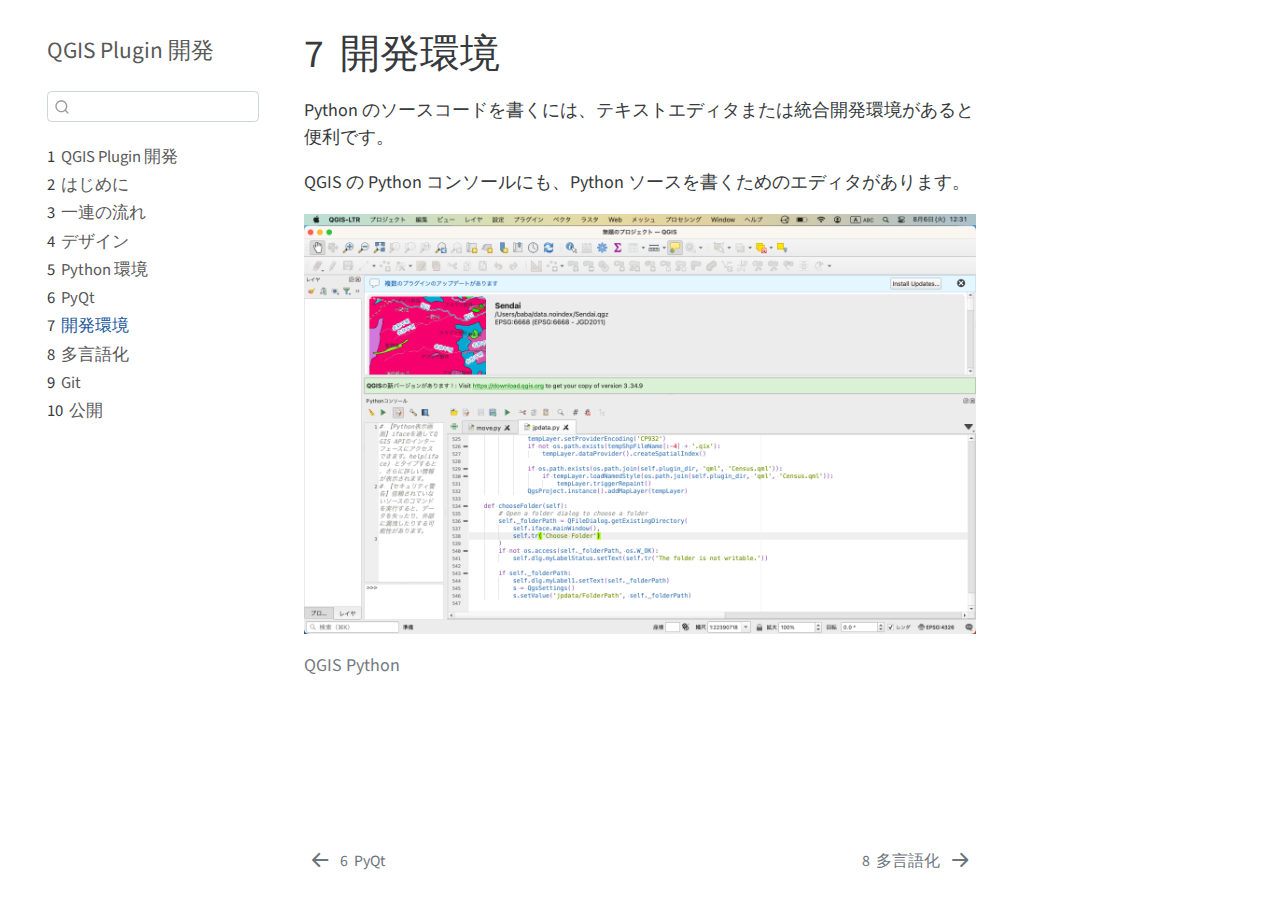
<file: docs/editor.html>
<!DOCTYPE html>
<html xmlns="http://www.w3.org/1999/xhtml" lang="en" xml:lang="en"><head>

<meta charset="utf-8">
<meta name="generator" content="quarto-1.2.335">

<meta name="viewport" content="width=device-width, initial-scale=1.0, user-scalable=yes">


<title>QGIS Plugin 開発 - 7&nbsp; 開発環境</title>
<style>
code{white-space: pre-wrap;}
span.smallcaps{font-variant: small-caps;}
div.columns{display: flex; gap: min(4vw, 1.5em);}
div.column{flex: auto; overflow-x: auto;}
div.hanging-indent{margin-left: 1.5em; text-indent: -1.5em;}
ul.task-list{list-style: none;}
ul.task-list li input[type="checkbox"] {
  width: 0.8em;
  margin: 0 0.8em 0.2em -1.6em;
  vertical-align: middle;
}
</style>


<script src="site_libs/quarto-nav/quarto-nav.js"></script>
<script src="site_libs/quarto-nav/headroom.min.js"></script>
<script src="site_libs/clipboard/clipboard.min.js"></script>
<script src="site_libs/quarto-search/autocomplete.umd.js"></script>
<script src="site_libs/quarto-search/fuse.min.js"></script>
<script src="site_libs/quarto-search/quarto-search.js"></script>
<meta name="quarto:offset" content="./">
<link href="./m18n.html" rel="next">
<link href="./pyqt.html" rel="prev">
<script src="site_libs/quarto-html/quarto.js"></script>
<script src="site_libs/quarto-html/popper.min.js"></script>
<script src="site_libs/quarto-html/tippy.umd.min.js"></script>
<script src="site_libs/quarto-html/anchor.min.js"></script>
<link href="site_libs/quarto-html/tippy.css" rel="stylesheet">
<link href="site_libs/quarto-html/quarto-syntax-highlighting.css" rel="stylesheet" id="quarto-text-highlighting-styles">
<script src="site_libs/bootstrap/bootstrap.min.js"></script>
<link href="site_libs/bootstrap/bootstrap-icons.css" rel="stylesheet">
<link href="site_libs/bootstrap/bootstrap.min.css" rel="stylesheet" id="quarto-bootstrap" data-mode="light">
<script id="quarto-search-options" type="application/json">{
  "location": "sidebar",
  "copy-button": false,
  "collapse-after": 3,
  "panel-placement": "start",
  "type": "textbox",
  "limit": 20,
  "language": {
    "search-no-results-text": "No results",
    "search-matching-documents-text": "matching documents",
    "search-copy-link-title": "Copy link to search",
    "search-hide-matches-text": "Hide additional matches",
    "search-more-match-text": "more match in this document",
    "search-more-matches-text": "more matches in this document",
    "search-clear-button-title": "Clear",
    "search-detached-cancel-button-title": "Cancel",
    "search-submit-button-title": "Submit"
  }
}</script>


</head>

<body class="nav-sidebar floating">

<div id="quarto-search-results"></div>
  <header id="quarto-header" class="headroom fixed-top">
  <nav class="quarto-secondary-nav" data-bs-toggle="collapse" data-bs-target="#quarto-sidebar" aria-controls="quarto-sidebar" aria-expanded="false" aria-label="Toggle sidebar navigation" onclick="if (window.quartoToggleHeadroom) { window.quartoToggleHeadroom(); }">
    <div class="container-fluid d-flex justify-content-between">
      <h1 class="quarto-secondary-nav-title"><span class="chapter-number">7</span>&nbsp; <span class="chapter-title">開発環境</span></h1>
      <button type="button" class="quarto-btn-toggle btn" aria-label="Show secondary navigation">
        <i class="bi bi-chevron-right"></i>
      </button>
    </div>
  </nav>
</header>
<!-- content -->
<div id="quarto-content" class="quarto-container page-columns page-rows-contents page-layout-article">
<!-- sidebar -->
  <nav id="quarto-sidebar" class="sidebar collapse sidebar-navigation floating overflow-auto">
    <div class="pt-lg-2 mt-2 text-left sidebar-header">
    <div class="sidebar-title mb-0 py-0">
      <a href="./">QGIS Plugin 開発</a> 
    </div>
      </div>
      <div class="mt-2 flex-shrink-0 align-items-center">
        <div class="sidebar-search">
        <div id="quarto-search" class="" title="Search"></div>
        </div>
      </div>
    <div class="sidebar-menu-container"> 
    <ul class="list-unstyled mt-1">
        <li class="sidebar-item">
  <div class="sidebar-item-container"> 
  <a href="./index.html" class="sidebar-item-text sidebar-link"><span class="chapter-number">1</span>&nbsp; <span class="chapter-title">QGIS Plugin 開発</span></a>
  </div>
</li>
        <li class="sidebar-item">
  <div class="sidebar-item-container"> 
  <a href="./about.html" class="sidebar-item-text sidebar-link"><span class="chapter-number">2</span>&nbsp; <span class="chapter-title">はじめに</span></a>
  </div>
</li>
        <li class="sidebar-item">
  <div class="sidebar-item-container"> 
  <a href="./flow.html" class="sidebar-item-text sidebar-link"><span class="chapter-number">3</span>&nbsp; <span class="chapter-title">一連の流れ</span></a>
  </div>
</li>
        <li class="sidebar-item">
  <div class="sidebar-item-container"> 
  <a href="./designer.html" class="sidebar-item-text sidebar-link"><span class="chapter-number">4</span>&nbsp; <span class="chapter-title">デザイン</span></a>
  </div>
</li>
        <li class="sidebar-item">
  <div class="sidebar-item-container"> 
  <a href="./python.html" class="sidebar-item-text sidebar-link"><span class="chapter-number">5</span>&nbsp; <span class="chapter-title">Python 環境</span></a>
  </div>
</li>
        <li class="sidebar-item">
  <div class="sidebar-item-container"> 
  <a href="./pyqt.html" class="sidebar-item-text sidebar-link"><span class="chapter-number">6</span>&nbsp; <span class="chapter-title">PyQt</span></a>
  </div>
</li>
        <li class="sidebar-item">
  <div class="sidebar-item-container"> 
  <a href="./editor.html" class="sidebar-item-text sidebar-link active"><span class="chapter-number">7</span>&nbsp; <span class="chapter-title">開発環境</span></a>
  </div>
</li>
        <li class="sidebar-item">
  <div class="sidebar-item-container"> 
  <a href="./m18n.html" class="sidebar-item-text sidebar-link"><span class="chapter-number">8</span>&nbsp; <span class="chapter-title">多言語化</span></a>
  </div>
</li>
        <li class="sidebar-item">
  <div class="sidebar-item-container"> 
  <a href="./git.html" class="sidebar-item-text sidebar-link"><span class="chapter-number">9</span>&nbsp; <span class="chapter-title">Git</span></a>
  </div>
</li>
        <li class="sidebar-item">
  <div class="sidebar-item-container"> 
  <a href="./publish.html" class="sidebar-item-text sidebar-link"><span class="chapter-number">10</span>&nbsp; <span class="chapter-title">公開</span></a>
  </div>
</li>
    </ul>
    </div>
</nav>
<!-- margin-sidebar -->
    <div id="quarto-margin-sidebar" class="sidebar margin-sidebar">
        
    </div>
<!-- main -->
<main class="content" id="quarto-document-content">

<header id="title-block-header" class="quarto-title-block default">
<div class="quarto-title">
<h1 class="title d-none d-lg-block"><span class="chapter-number">7</span>&nbsp; <span class="chapter-title">開発環境</span></h1>
</div>



<div class="quarto-title-meta">

    
  
    
  </div>
  

</header>

<p>Python のソースコードを書くには、テキストエディタまたは統合開発環境があると便利です。</p>
<p>QGIS の Python コンソールにも、Python ソースを書くためのエディタがあります。</p>
<div class="quarto-figure quarto-figure-center">
<figure class="figure">
<p><img src="img/editor-1.png" class="img-fluid figure-img"></p>
<p></p><figcaption class="figure-caption">QGIS Python</figcaption><p></p>
</figure>
</div>



</main> <!-- /main -->
<script id="quarto-html-after-body" type="application/javascript">
window.document.addEventListener("DOMContentLoaded", function (event) {
  const toggleBodyColorMode = (bsSheetEl) => {
    const mode = bsSheetEl.getAttribute("data-mode");
    const bodyEl = window.document.querySelector("body");
    if (mode === "dark") {
      bodyEl.classList.add("quarto-dark");
      bodyEl.classList.remove("quarto-light");
    } else {
      bodyEl.classList.add("quarto-light");
      bodyEl.classList.remove("quarto-dark");
    }
  }
  const toggleBodyColorPrimary = () => {
    const bsSheetEl = window.document.querySelector("link#quarto-bootstrap");
    if (bsSheetEl) {
      toggleBodyColorMode(bsSheetEl);
    }
  }
  toggleBodyColorPrimary();  
  const icon = "";
  const anchorJS = new window.AnchorJS();
  anchorJS.options = {
    placement: 'right',
    icon: icon
  };
  anchorJS.add('.anchored');
  const clipboard = new window.ClipboardJS('.code-copy-button', {
    target: function(trigger) {
      return trigger.previousElementSibling;
    }
  });
  clipboard.on('success', function(e) {
    // button target
    const button = e.trigger;
    // don't keep focus
    button.blur();
    // flash "checked"
    button.classList.add('code-copy-button-checked');
    var currentTitle = button.getAttribute("title");
    button.setAttribute("title", "Copied!");
    let tooltip;
    if (window.bootstrap) {
      button.setAttribute("data-bs-toggle", "tooltip");
      button.setAttribute("data-bs-placement", "left");
      button.setAttribute("data-bs-title", "Copied!");
      tooltip = new bootstrap.Tooltip(button, 
        { trigger: "manual", 
          customClass: "code-copy-button-tooltip",
          offset: [0, -8]});
      tooltip.show();    
    }
    setTimeout(function() {
      if (tooltip) {
        tooltip.hide();
        button.removeAttribute("data-bs-title");
        button.removeAttribute("data-bs-toggle");
        button.removeAttribute("data-bs-placement");
      }
      button.setAttribute("title", currentTitle);
      button.classList.remove('code-copy-button-checked');
    }, 1000);
    // clear code selection
    e.clearSelection();
  });
  function tippyHover(el, contentFn) {
    const config = {
      allowHTML: true,
      content: contentFn,
      maxWidth: 500,
      delay: 100,
      arrow: false,
      appendTo: function(el) {
          return el.parentElement;
      },
      interactive: true,
      interactiveBorder: 10,
      theme: 'quarto',
      placement: 'bottom-start'
    };
    window.tippy(el, config); 
  }
  const noterefs = window.document.querySelectorAll('a[role="doc-noteref"]');
  for (var i=0; i<noterefs.length; i++) {
    const ref = noterefs[i];
    tippyHover(ref, function() {
      // use id or data attribute instead here
      let href = ref.getAttribute('data-footnote-href') || ref.getAttribute('href');
      try { href = new URL(href).hash; } catch {}
      const id = href.replace(/^#\/?/, "");
      const note = window.document.getElementById(id);
      return note.innerHTML;
    });
  }
  const findCites = (el) => {
    const parentEl = el.parentElement;
    if (parentEl) {
      const cites = parentEl.dataset.cites;
      if (cites) {
        return {
          el,
          cites: cites.split(' ')
        };
      } else {
        return findCites(el.parentElement)
      }
    } else {
      return undefined;
    }
  };
  var bibliorefs = window.document.querySelectorAll('a[role="doc-biblioref"]');
  for (var i=0; i<bibliorefs.length; i++) {
    const ref = bibliorefs[i];
    const citeInfo = findCites(ref);
    if (citeInfo) {
      tippyHover(citeInfo.el, function() {
        var popup = window.document.createElement('div');
        citeInfo.cites.forEach(function(cite) {
          var citeDiv = window.document.createElement('div');
          citeDiv.classList.add('hanging-indent');
          citeDiv.classList.add('csl-entry');
          var biblioDiv = window.document.getElementById('ref-' + cite);
          if (biblioDiv) {
            citeDiv.innerHTML = biblioDiv.innerHTML;
          }
          popup.appendChild(citeDiv);
        });
        return popup.innerHTML;
      });
    }
  }
});
</script>
<nav class="page-navigation">
  <div class="nav-page nav-page-previous">
      <a href="./pyqt.html" class="pagination-link">
        <i class="bi bi-arrow-left-short"></i> <span class="nav-page-text"><span class="chapter-number">6</span>&nbsp; <span class="chapter-title">PyQt</span></span>
      </a>          
  </div>
  <div class="nav-page nav-page-next">
      <a href="./m18n.html" class="pagination-link">
        <span class="nav-page-text"><span class="chapter-number">8</span>&nbsp; <span class="chapter-title">多言語化</span></span> <i class="bi bi-arrow-right-short"></i>
      </a>
  </div>
</nav>
</div> <!-- /content -->



</body></html>
</file>
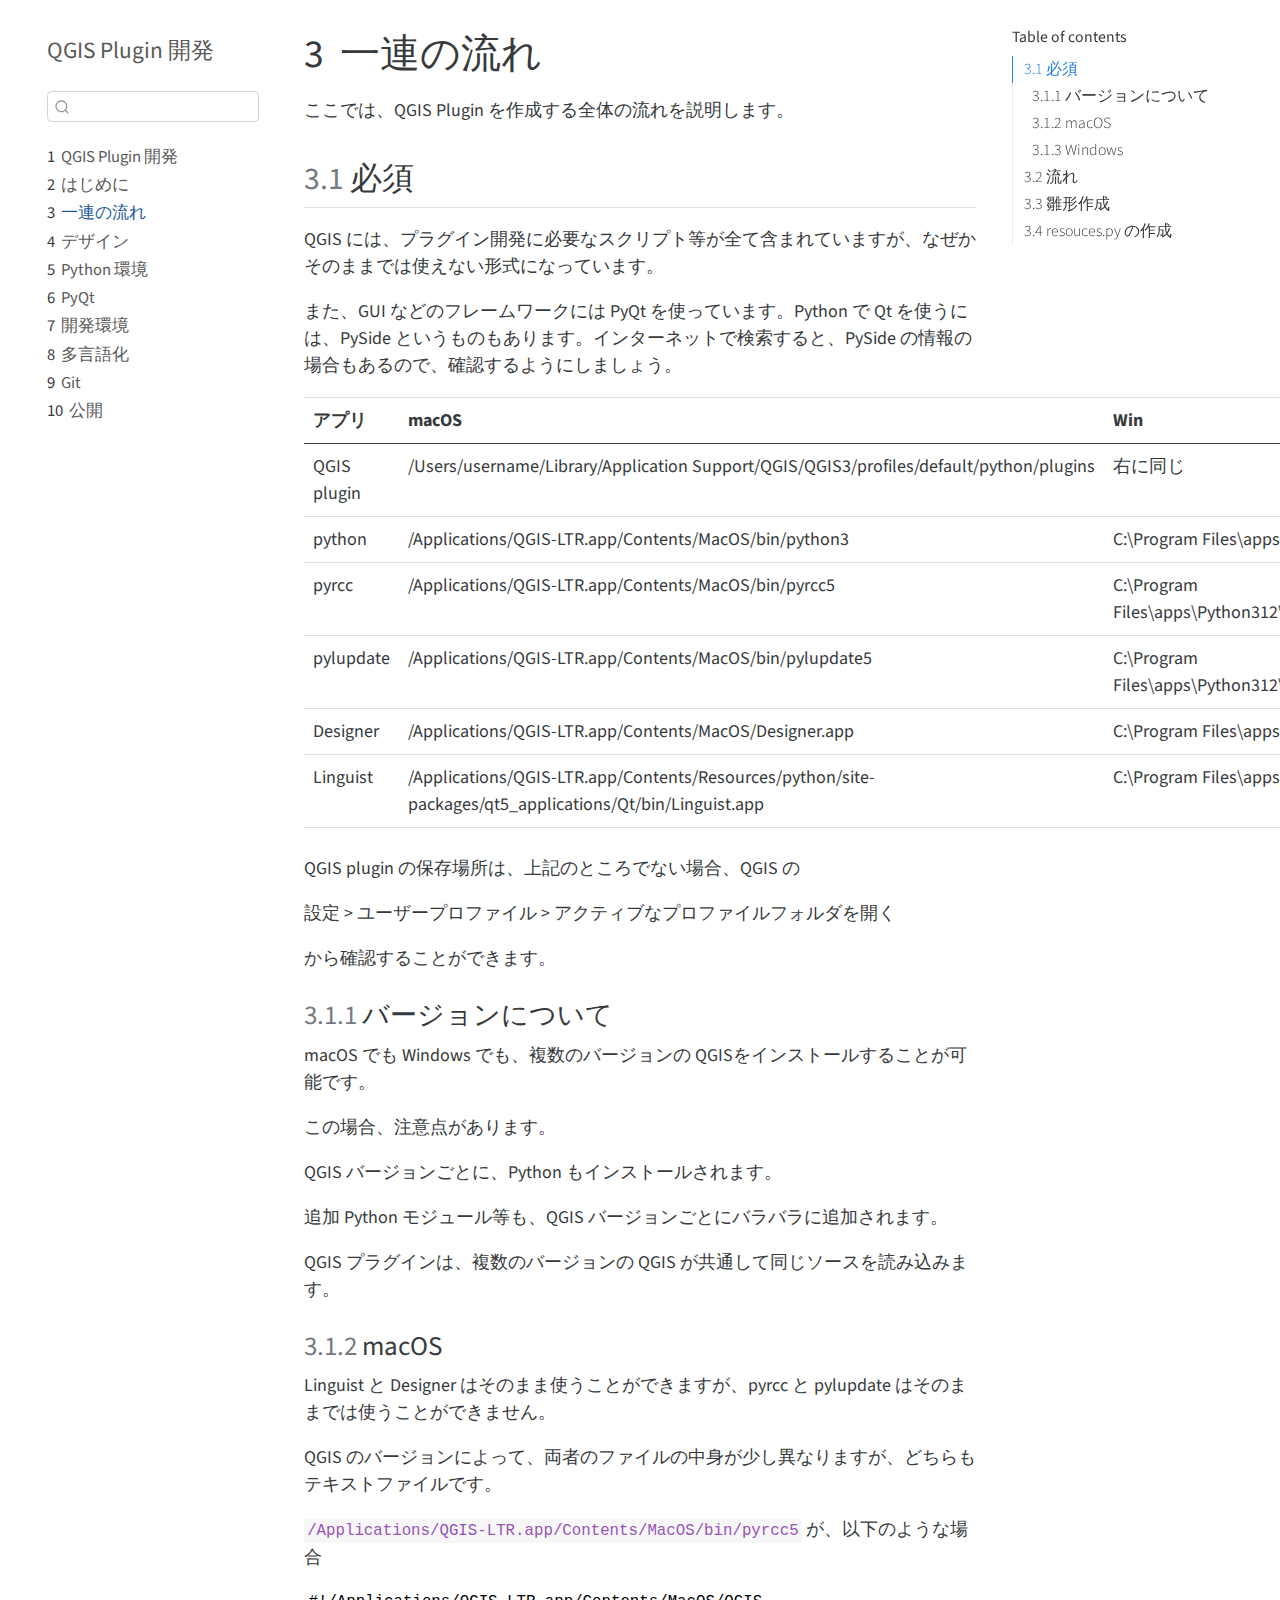
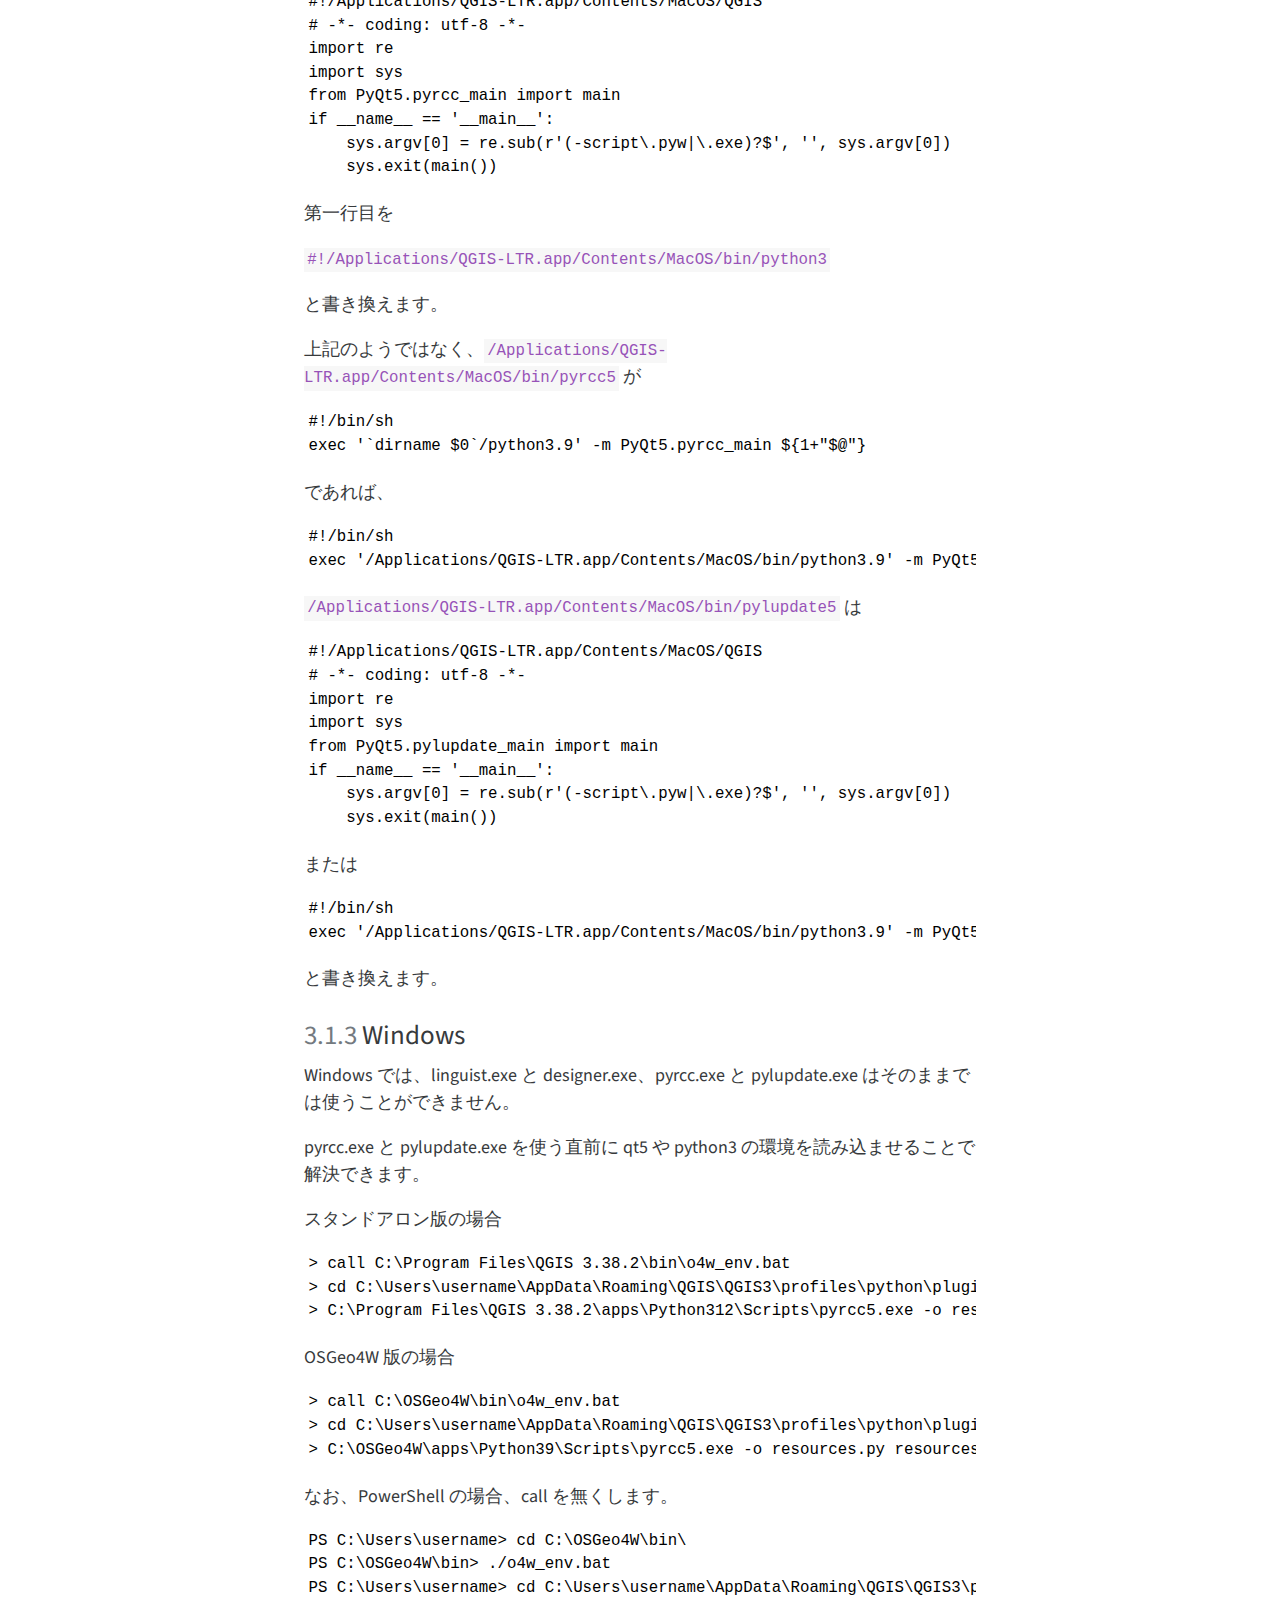
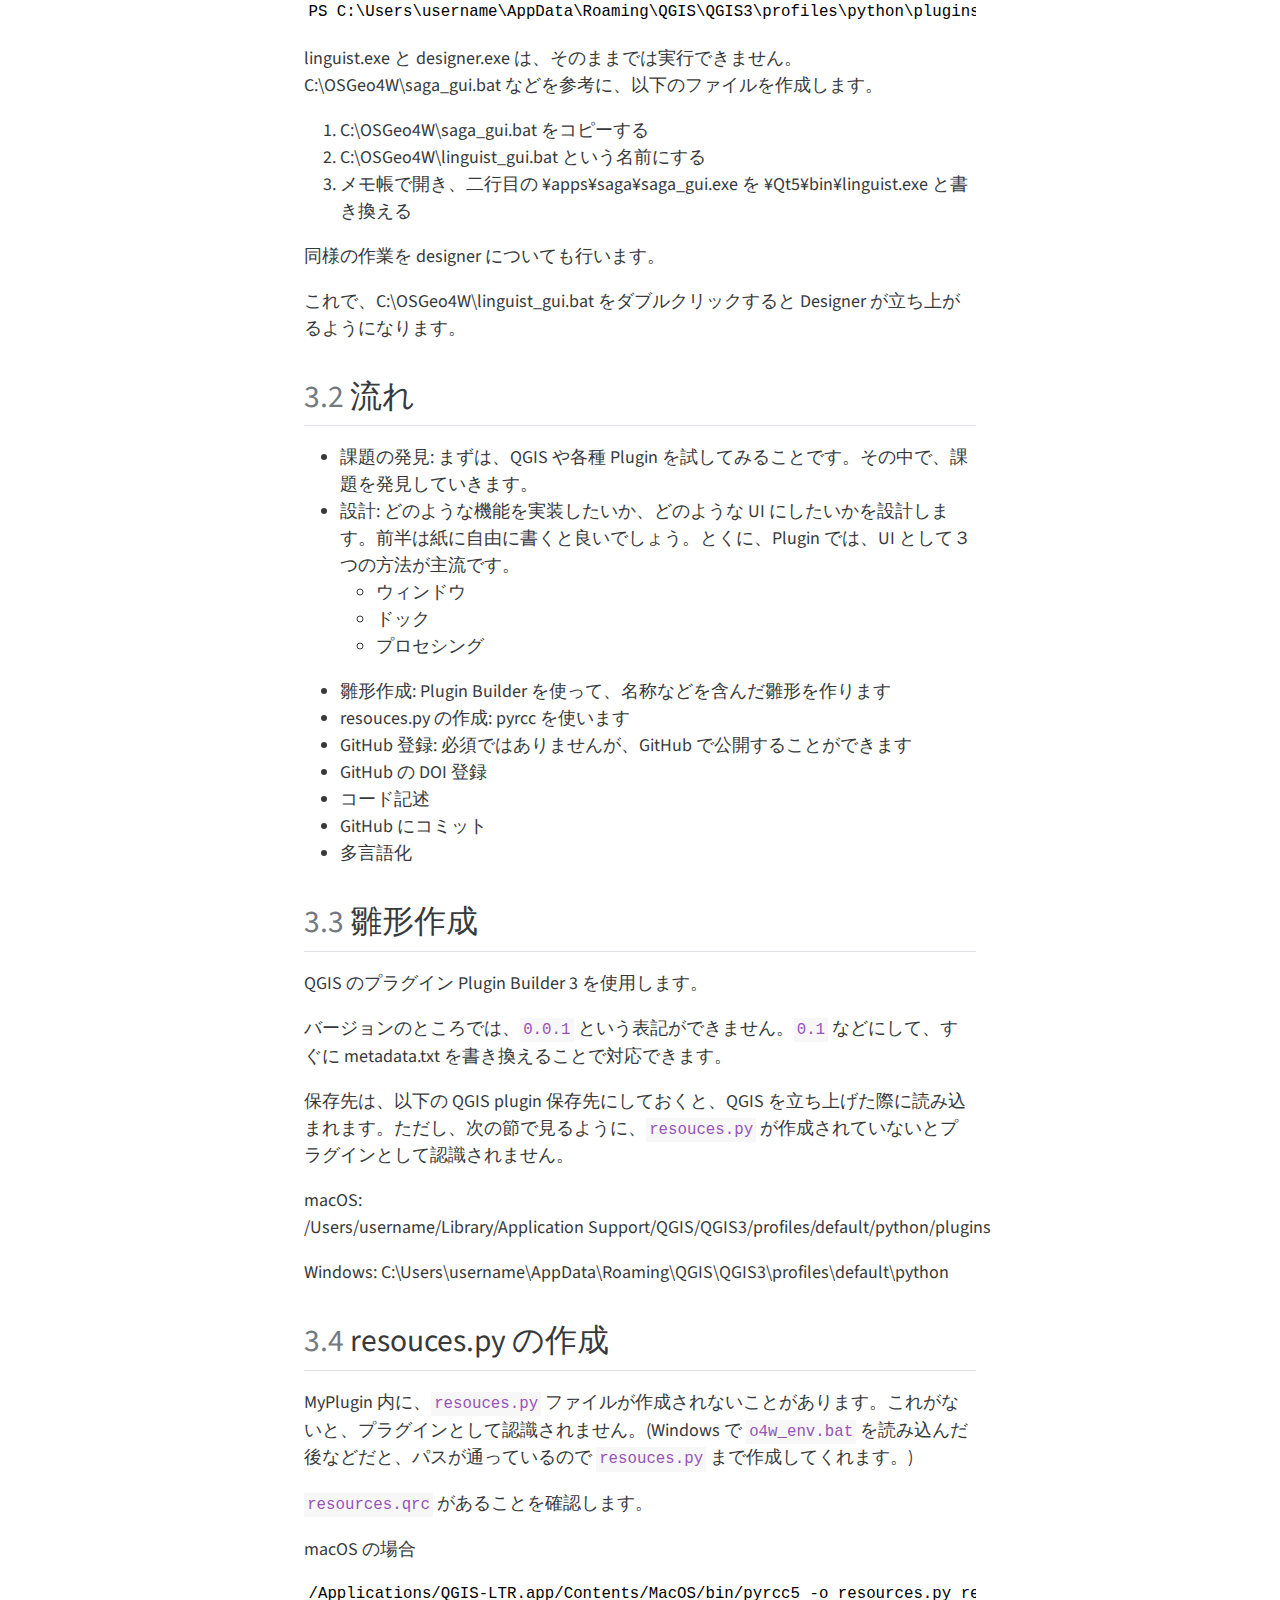
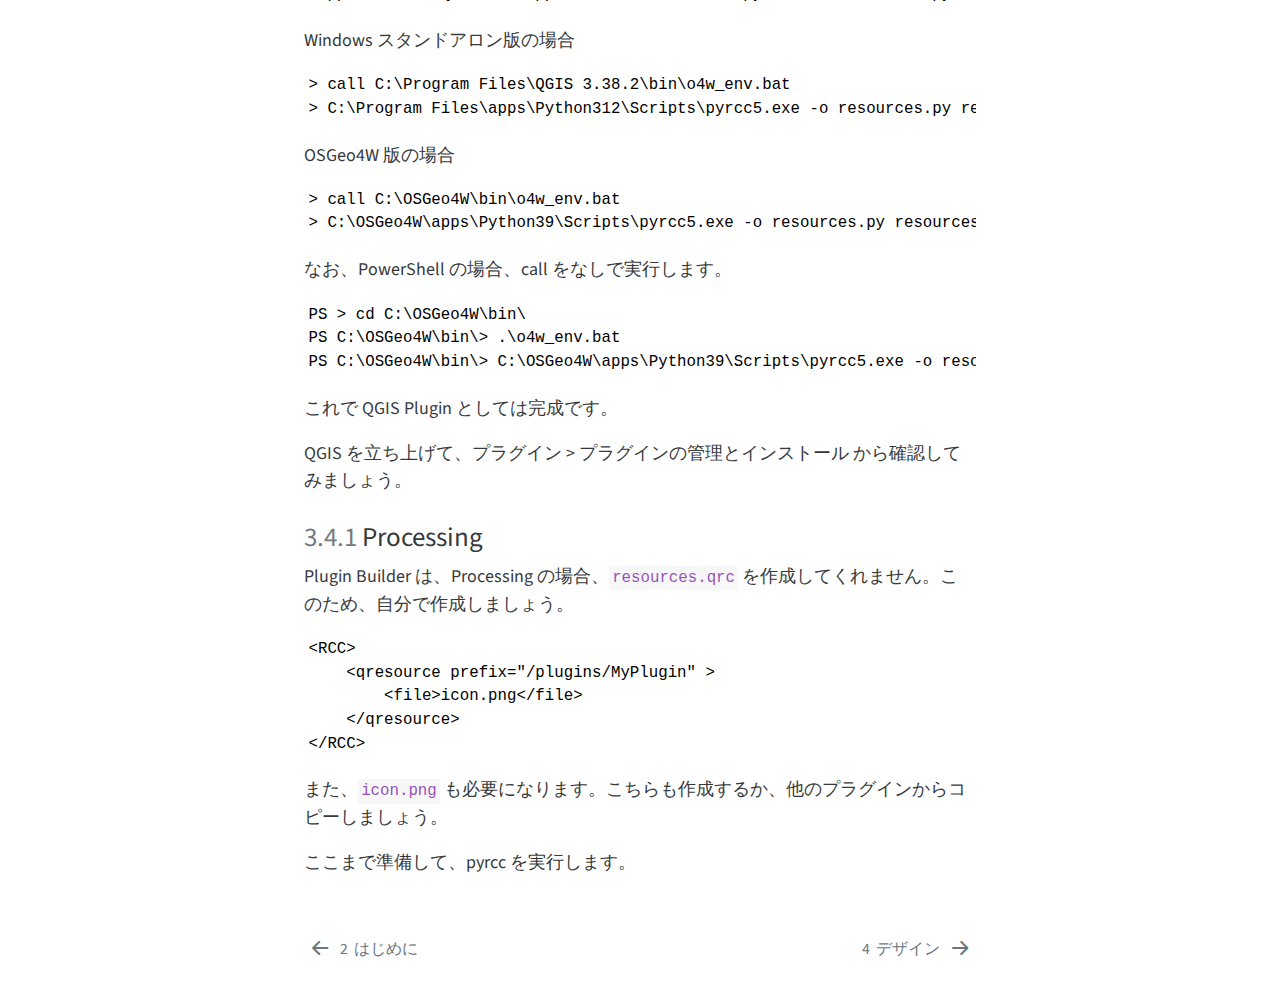
<file: docs/flow.html>
<!DOCTYPE html>
<html xmlns="http://www.w3.org/1999/xhtml" lang="en" xml:lang="en"><head>

<meta charset="utf-8">
<meta name="generator" content="quarto-1.2.335">

<meta name="viewport" content="width=device-width, initial-scale=1.0, user-scalable=yes">


<title>QGIS Plugin 開発 - 3&nbsp; 一連の流れ</title>
<style>
code{white-space: pre-wrap;}
span.smallcaps{font-variant: small-caps;}
div.columns{display: flex; gap: min(4vw, 1.5em);}
div.column{flex: auto; overflow-x: auto;}
div.hanging-indent{margin-left: 1.5em; text-indent: -1.5em;}
ul.task-list{list-style: none;}
ul.task-list li input[type="checkbox"] {
  width: 0.8em;
  margin: 0 0.8em 0.2em -1.6em;
  vertical-align: middle;
}
</style>


<script src="site_libs/quarto-nav/quarto-nav.js"></script>
<script src="site_libs/quarto-nav/headroom.min.js"></script>
<script src="site_libs/clipboard/clipboard.min.js"></script>
<script src="site_libs/quarto-search/autocomplete.umd.js"></script>
<script src="site_libs/quarto-search/fuse.min.js"></script>
<script src="site_libs/quarto-search/quarto-search.js"></script>
<meta name="quarto:offset" content="./">
<link href="./designer.html" rel="next">
<link href="./about.html" rel="prev">
<script src="site_libs/quarto-html/quarto.js"></script>
<script src="site_libs/quarto-html/popper.min.js"></script>
<script src="site_libs/quarto-html/tippy.umd.min.js"></script>
<script src="site_libs/quarto-html/anchor.min.js"></script>
<link href="site_libs/quarto-html/tippy.css" rel="stylesheet">
<link href="site_libs/quarto-html/quarto-syntax-highlighting.css" rel="stylesheet" id="quarto-text-highlighting-styles">
<script src="site_libs/bootstrap/bootstrap.min.js"></script>
<link href="site_libs/bootstrap/bootstrap-icons.css" rel="stylesheet">
<link href="site_libs/bootstrap/bootstrap.min.css" rel="stylesheet" id="quarto-bootstrap" data-mode="light">
<script id="quarto-search-options" type="application/json">{
  "location": "sidebar",
  "copy-button": false,
  "collapse-after": 3,
  "panel-placement": "start",
  "type": "textbox",
  "limit": 20,
  "language": {
    "search-no-results-text": "No results",
    "search-matching-documents-text": "matching documents",
    "search-copy-link-title": "Copy link to search",
    "search-hide-matches-text": "Hide additional matches",
    "search-more-match-text": "more match in this document",
    "search-more-matches-text": "more matches in this document",
    "search-clear-button-title": "Clear",
    "search-detached-cancel-button-title": "Cancel",
    "search-submit-button-title": "Submit"
  }
}</script>


</head>

<body class="nav-sidebar floating">

<div id="quarto-search-results"></div>
  <header id="quarto-header" class="headroom fixed-top">
  <nav class="quarto-secondary-nav" data-bs-toggle="collapse" data-bs-target="#quarto-sidebar" aria-controls="quarto-sidebar" aria-expanded="false" aria-label="Toggle sidebar navigation" onclick="if (window.quartoToggleHeadroom) { window.quartoToggleHeadroom(); }">
    <div class="container-fluid d-flex justify-content-between">
      <h1 class="quarto-secondary-nav-title"><span class="chapter-number">3</span>&nbsp; <span class="chapter-title">一連の流れ</span></h1>
      <button type="button" class="quarto-btn-toggle btn" aria-label="Show secondary navigation">
        <i class="bi bi-chevron-right"></i>
      </button>
    </div>
  </nav>
</header>
<!-- content -->
<div id="quarto-content" class="quarto-container page-columns page-rows-contents page-layout-article">
<!-- sidebar -->
  <nav id="quarto-sidebar" class="sidebar collapse sidebar-navigation floating overflow-auto">
    <div class="pt-lg-2 mt-2 text-left sidebar-header">
    <div class="sidebar-title mb-0 py-0">
      <a href="./">QGIS Plugin 開発</a> 
    </div>
      </div>
      <div class="mt-2 flex-shrink-0 align-items-center">
        <div class="sidebar-search">
        <div id="quarto-search" class="" title="Search"></div>
        </div>
      </div>
    <div class="sidebar-menu-container"> 
    <ul class="list-unstyled mt-1">
        <li class="sidebar-item">
  <div class="sidebar-item-container"> 
  <a href="./index.html" class="sidebar-item-text sidebar-link"><span class="chapter-number">1</span>&nbsp; <span class="chapter-title">QGIS Plugin 開発</span></a>
  </div>
</li>
        <li class="sidebar-item">
  <div class="sidebar-item-container"> 
  <a href="./about.html" class="sidebar-item-text sidebar-link"><span class="chapter-number">2</span>&nbsp; <span class="chapter-title">はじめに</span></a>
  </div>
</li>
        <li class="sidebar-item">
  <div class="sidebar-item-container"> 
  <a href="./flow.html" class="sidebar-item-text sidebar-link active"><span class="chapter-number">3</span>&nbsp; <span class="chapter-title">一連の流れ</span></a>
  </div>
</li>
        <li class="sidebar-item">
  <div class="sidebar-item-container"> 
  <a href="./designer.html" class="sidebar-item-text sidebar-link"><span class="chapter-number">4</span>&nbsp; <span class="chapter-title">デザイン</span></a>
  </div>
</li>
        <li class="sidebar-item">
  <div class="sidebar-item-container"> 
  <a href="./python.html" class="sidebar-item-text sidebar-link"><span class="chapter-number">5</span>&nbsp; <span class="chapter-title">Python 環境</span></a>
  </div>
</li>
        <li class="sidebar-item">
  <div class="sidebar-item-container"> 
  <a href="./pyqt.html" class="sidebar-item-text sidebar-link"><span class="chapter-number">6</span>&nbsp; <span class="chapter-title">PyQt</span></a>
  </div>
</li>
        <li class="sidebar-item">
  <div class="sidebar-item-container"> 
  <a href="./editor.html" class="sidebar-item-text sidebar-link"><span class="chapter-number">7</span>&nbsp; <span class="chapter-title">開発環境</span></a>
  </div>
</li>
        <li class="sidebar-item">
  <div class="sidebar-item-container"> 
  <a href="./m18n.html" class="sidebar-item-text sidebar-link"><span class="chapter-number">8</span>&nbsp; <span class="chapter-title">多言語化</span></a>
  </div>
</li>
        <li class="sidebar-item">
  <div class="sidebar-item-container"> 
  <a href="./git.html" class="sidebar-item-text sidebar-link"><span class="chapter-number">9</span>&nbsp; <span class="chapter-title">Git</span></a>
  </div>
</li>
        <li class="sidebar-item">
  <div class="sidebar-item-container"> 
  <a href="./publish.html" class="sidebar-item-text sidebar-link"><span class="chapter-number">10</span>&nbsp; <span class="chapter-title">公開</span></a>
  </div>
</li>
    </ul>
    </div>
</nav>
<!-- margin-sidebar -->
    <div id="quarto-margin-sidebar" class="sidebar margin-sidebar">
        <nav id="TOC" role="doc-toc" class="toc-active">
    <h2 id="toc-title">Table of contents</h2>
   
  <ul>
  <li><a href="#必須" id="toc-必須" class="nav-link active" data-scroll-target="#必須"><span class="toc-section-number">3.1</span>  必須</a>
  <ul class="collapse">
  <li><a href="#バージョンについて" id="toc-バージョンについて" class="nav-link" data-scroll-target="#バージョンについて"><span class="toc-section-number">3.1.1</span>  バージョンについて</a></li>
  <li><a href="#macos" id="toc-macos" class="nav-link" data-scroll-target="#macos"><span class="toc-section-number">3.1.2</span>  macOS</a></li>
  <li><a href="#sec-win" id="toc-sec-win" class="nav-link" data-scroll-target="#sec-win"><span class="toc-section-number">3.1.3</span>  Windows</a></li>
  </ul></li>
  <li><a href="#流れ" id="toc-流れ" class="nav-link" data-scroll-target="#流れ"><span class="toc-section-number">3.2</span>  流れ</a></li>
  <li><a href="#雛形作成" id="toc-雛形作成" class="nav-link" data-scroll-target="#雛形作成"><span class="toc-section-number">3.3</span>  雛形作成</a></li>
  <li><a href="#resouces.py-の作成" id="toc-resouces.py-の作成" class="nav-link" data-scroll-target="#resouces.py-の作成"><span class="toc-section-number">3.4</span>  resouces.py の作成</a>
  <ul class="collapse">
  <li><a href="#processing" id="toc-processing" class="nav-link" data-scroll-target="#processing"><span class="toc-section-number">3.4.1</span>  Processing</a></li>
  </ul></li>
  </ul>
</nav>
    </div>
<!-- main -->
<main class="content" id="quarto-document-content">

<header id="title-block-header" class="quarto-title-block default">
<div class="quarto-title">
<h1 class="title d-none d-lg-block"><span class="chapter-number">3</span>&nbsp; <span class="chapter-title">一連の流れ</span></h1>
</div>



<div class="quarto-title-meta">

    
  
    
  </div>
  

</header>

<p>ここでは、QGIS Plugin を作成する全体の流れを説明します。</p>
<section id="必須" class="level2" data-number="3.1">
<h2 data-number="3.1" class="anchored" data-anchor-id="必須"><span class="header-section-number">3.1</span> 必須</h2>
<p>QGIS には、プラグイン開発に必要なスクリプト等が全て含まれていますが、なぜかそのままでは使えない形式になっています。</p>
<p>また、GUI などのフレームワークには PyQt を使っています。Python で Qt を使うには、PySide というものもあります。インターネットで検索すると、PySide の情報の場合もあるので、確認するようにしましょう。</p>
<table class="table">
<colgroup>
<col style="width: 28%">
<col style="width: 19%">
<col style="width: 19%">
<col style="width: 33%">
</colgroup>
<thead>
<tr class="header">
<th>アプリ</th>
<th>macOS</th>
<th>Win</th>
<th>OSGeo4W</th>
</tr>
</thead>
<tbody>
<tr class="odd">
<td>QGIS plugin</td>
<td>/Users/username/Library/Application&nbsp;Support/QGIS/QGIS3/profiles/default/python/plugins</td>
<td>右に同じ</td>
<td>C:\Users\username\AppData\Roaming\QGIS\QGIS3\profiles\default\python</td>
</tr>
<tr class="even">
<td>python</td>
<td>/Applications/QGIS-LTR.app/Contents/MacOS/bin/python3</td>
<td>C:\Program Files\apps\Python39\python3.exe</td>
<td>C:\OSGeo4W\apps\Python312\python3.exe</td>
</tr>
<tr class="odd">
<td>pyrcc</td>
<td>/Applications/QGIS-LTR.app/Contents/MacOS/bin/pyrcc5</td>
<td>C:\Program Files\apps\Python312\Scripts\pyrcc5.exe</td>
<td>C:\OSGeo4W\apps\Python39\Scripts\pyrcc5.exe</td>
</tr>
<tr class="even">
<td>pylupdate</td>
<td>/Applications/QGIS-LTR.app/Contents/MacOS/bin/pylupdate5</td>
<td>C:\Program Files\apps\Python312\Scripts\pylupdate5.exe</td>
<td>C:\OSGeo4W\apps\Python39\Scripts\pylupdate5.exe</td>
</tr>
<tr class="odd">
<td>Designer</td>
<td>/Applications/QGIS-LTR.app/Contents/MacOS/Designer.app</td>
<td>C:\Program Files\apps\Qt5\bin\designer.exe</td>
<td>C:\OSGeo4W\apps\Qt5\bin\designer.exe</td>
</tr>
<tr class="even">
<td>Linguist</td>
<td>/Applications/QGIS-LTR.app/Contents/Resources/python/site-packages/qt5_applications/Qt/bin/Linguist.app</td>
<td>C:\Program Files\apps\Qt5\bin\linguist.exe</td>
<td>C:\OSGeo4W\apps\Qt5\bin\linguist.exe</td>
</tr>
</tbody>
</table>
<p>QGIS plugin の保存場所は、上記のところでない場合、QGIS の</p>
<p>設定 &gt; ユーザープロファイル &gt; アクティブなプロファイルフォルダを開く</p>
<p>から確認することができます。</p>
<section id="バージョンについて" class="level3" data-number="3.1.1">
<h3 data-number="3.1.1" class="anchored" data-anchor-id="バージョンについて"><span class="header-section-number">3.1.1</span> バージョンについて</h3>
<p>macOS でも Windows でも、複数のバージョンの QGISをインストールすることが可能です。</p>
<p>この場合、注意点があります。</p>
<p>QGIS バージョンごとに、Python もインストールされます。</p>
<p>追加 Python モジュール等も、QGIS バージョンごとにバラバラに追加されます。</p>
<p>QGIS プラグインは、複数のバージョンの QGIS が共通して同じソースを読み込みます。</p>
</section>
<section id="macos" class="level3" data-number="3.1.2">
<h3 data-number="3.1.2" class="anchored" data-anchor-id="macos"><span class="header-section-number">3.1.2</span> macOS</h3>
<p>Linguist と Designer はそのまま使うことができますが、pyrcc と pylupdate はそのままでは使うことができません。</p>
<p>QGIS のバージョンによって、両者のファイルの中身が少し異なりますが、どちらもテキストファイルです。</p>
<p><code>/Applications/QGIS-LTR.app/Contents/MacOS/bin/pyrcc5</code> が、以下のような場合</p>
<pre><code>#!/Applications/QGIS-LTR.app/Contents/MacOS/QGIS
# -*- coding: utf-8 -*-
import re
import sys
from PyQt5.pyrcc_main import main
if __name__ == '__main__':
    sys.argv[0] = re.sub(r'(-script\.pyw|\.exe)?$', '', sys.argv[0])
    sys.exit(main())</code></pre>
<p>第一行目を</p>
<p><code>#!/Applications/QGIS-LTR.app/Contents/MacOS/bin/python3</code></p>
<p>と書き換えます。</p>
<p>上記のようではなく、<code>/Applications/QGIS-LTR.app/Contents/MacOS/bin/pyrcc5</code> が</p>
<pre><code>#!/bin/sh
exec '`dirname $0`/python3.9' -m PyQt5.pyrcc_main ${1+"$@"}</code></pre>
<p>であれば、</p>
<pre><code>#!/bin/sh
exec '/Applications/QGIS-LTR.app/Contents/MacOS/bin/python3.9' -m PyQt5.pyrcc_main ${1+"$@"}</code></pre>
<p><code>/Applications/QGIS-LTR.app/Contents/MacOS/bin/pylupdate5</code> は</p>
<pre><code>#!/Applications/QGIS-LTR.app/Contents/MacOS/QGIS
# -*- coding: utf-8 -*-
import re
import sys
from PyQt5.pylupdate_main import main
if __name__ == '__main__':
    sys.argv[0] = re.sub(r'(-script\.pyw|\.exe)?$', '', sys.argv[0])
    sys.exit(main())</code></pre>
<p>または</p>
<pre><code>#!/bin/sh
exec '/Applications/QGIS-LTR.app/Contents/MacOS/bin/python3.9' -m PyQt5.pylupdate_main ${1+"$@"}</code></pre>
<p>と書き換えます。</p>
</section>
<section id="sec-win" class="level3" data-number="3.1.3">
<h3 data-number="3.1.3" class="anchored" data-anchor-id="sec-win"><span class="header-section-number">3.1.3</span> Windows</h3>
<p>Windows では、linguist.exe と designer.exe、pyrcc.exe と pylupdate.exe はそのままでは使うことができません。</p>
<p>pyrcc.exe と pylupdate.exe を使う直前に qt5 や python3 の環境を読み込ませることで解決できます。</p>
<p>スタンドアロン版の場合</p>
<pre><code>&gt; call C:\Program Files\QGIS 3.38.2\bin\o4w_env.bat
&gt; cd C:\Users\username\AppData\Roaming\QGIS\QGIS3\profiles\python\plugins\MyPlugin
&gt; C:\Program Files\QGIS 3.38.2\apps\Python312\Scripts\pyrcc5.exe -o resources.py resources.qrc</code></pre>
<p>OSGeo4W 版の場合</p>
<pre><code>&gt; call C:\OSGeo4W\bin\o4w_env.bat
&gt; cd C:\Users\username\AppData\Roaming\QGIS\QGIS3\profiles\python\plugins\MyPlugin
&gt; C:\OSGeo4W\apps\Python39\Scripts\pyrcc5.exe -o resources.py resources.qrc</code></pre>
<p>なお、PowerShell の場合、call を無くします。</p>
<pre><code>PS C:\Users\username&gt; cd C:\OSGeo4W\bin\
PS C:\OSGeo4W\bin&gt; ./o4w_env.bat
PS C:\Users\username&gt; cd C:\Users\username\AppData\Roaming\QGIS\QGIS3\profiles\python\plugins\MyPlugin
PS C:\Users\username\AppData\Roaming\QGIS\QGIS3\profiles\python\plugins\MyPlugin&gt; C:\OSGeo4W\apps\Python39\Scripts\pyrcc5.exe -o resources.py resources.qrc</code></pre>
<p>linguist.exe と designer.exe は、そのままでは実行できません。C:\OSGeo4W\saga_gui.bat などを参考に、以下のファイルを作成します。</p>
<ol type="1">
<li>C:\OSGeo4W\saga_gui.bat をコピーする</li>
<li>C:\OSGeo4W\linguist_gui.bat という名前にする</li>
<li>メモ帳で開き、二行目の ¥apps¥saga¥saga_gui.exe を ¥Qt5¥bin¥linguist.exe と書き換える</li>
</ol>
<p>同様の作業を designer についても行います。</p>
<p>これで、C:\OSGeo4W\linguist_gui.bat をダブルクリックすると Designer が立ち上がるようになります。</p>
</section>
</section>
<section id="流れ" class="level2" data-number="3.2">
<h2 data-number="3.2" class="anchored" data-anchor-id="流れ"><span class="header-section-number">3.2</span> 流れ</h2>
<ul>
<li>課題の発見: まずは、QGIS や各種 Plugin を試してみることです。その中で、課題を発見していきます。</li>
<li>設計: どのような機能を実装したいか、どのような UI にしたいかを設計します。前半は紙に自由に書くと良いでしょう。とくに、Plugin では、UI として３つの方法が主流です。
<ul>
<li>ウィンドウ</li>
<li>ドック</li>
<li>プロセシング</li>
</ul></li>
<li>雛形作成: Plugin Builder を使って、名称などを含んだ雛形を作ります</li>
<li>resouces.py の作成: pyrcc を使います</li>
<li>GitHub 登録: 必須ではありませんが、GitHub で公開することができます</li>
<li>GitHub の DOI 登録</li>
<li>コード記述</li>
<li>GitHub にコミット</li>
<li>多言語化</li>
</ul>
</section>
<section id="雛形作成" class="level2" data-number="3.3">
<h2 data-number="3.3" class="anchored" data-anchor-id="雛形作成"><span class="header-section-number">3.3</span> 雛形作成</h2>
<p>QGIS のプラグイン Plugin Builder 3 を使用します。</p>
<p>バージョンのところでは、<code>0.0.1</code> という表記ができません。<code>0.1</code> などにして、すぐに metadata.txt を書き換えることで対応できます。</p>
<p>保存先は、以下の QGIS plugin 保存先にしておくと、QGIS を立ち上げた際に読み込まれます。ただし、次の節で見るように、<code>resouces.py</code> が作成されていないとプラグインとして認識されません。</p>
<p>macOS: /Users/username/Library/Application&nbsp;Support/QGIS/QGIS3/profiles/default/python/plugins</p>
<p>Windows: C:\Users\username\AppData\Roaming\QGIS\QGIS3\profiles\default\python</p>
</section>
<section id="resouces.py-の作成" class="level2" data-number="3.4">
<h2 data-number="3.4" class="anchored" data-anchor-id="resouces.py-の作成"><span class="header-section-number">3.4</span> resouces.py の作成</h2>
<p>MyPlugin 内に、<code>resouces.py</code> ファイルが作成されないことがあります。これがないと、プラグインとして認識されません。(Windows で <code>o4w_env.bat</code> を読み込んだ後などだと、パスが通っているので <code>resouces.py</code> まで作成してくれます。)</p>
<p><code>resources.qrc</code> があることを確認します。</p>
<p>macOS の場合</p>
<pre><code>/Applications/QGIS-LTR.app/Contents/MacOS/bin/pyrcc5 -o resources.py resources.qrc</code></pre>
<p>Windows スタンドアロン版の場合</p>
<pre><code>&gt; call C:\Program Files\QGIS 3.38.2\bin\o4w_env.bat
&gt; C:\Program Files\apps\Python312\Scripts\pyrcc5.exe -o resources.py resources.qrc</code></pre>
<p>OSGeo4W 版の場合</p>
<pre><code>&gt; call C:\OSGeo4W\bin\o4w_env.bat
&gt; C:\OSGeo4W\apps\Python39\Scripts\pyrcc5.exe -o resources.py resources.qrc</code></pre>
<p>なお、PowerShell の場合、call をなしで実行します。</p>
<pre><code>PS &gt; cd C:\OSGeo4W\bin\
PS C:\OSGeo4W\bin\&gt; .\o4w_env.bat
PS C:\OSGeo4W\bin\&gt; C:\OSGeo4W\apps\Python39\Scripts\pyrcc5.exe -o resources.py resources.qrc</code></pre>
<p>これで QGIS Plugin としては完成です。</p>
<p>QGIS を立ち上げて、プラグイン &gt; プラグインの管理とインストール から確認してみましょう。</p>
<section id="processing" class="level3" data-number="3.4.1">
<h3 data-number="3.4.1" class="anchored" data-anchor-id="processing"><span class="header-section-number">3.4.1</span> Processing</h3>
<p>Plugin Builder は、Processing の場合、<code>resources.qrc</code> を作成してくれません。このため、自分で作成しましょう。</p>
<pre><code>&lt;RCC&gt;
    &lt;qresource prefix="/plugins/MyPlugin" &gt;
        &lt;file&gt;icon.png&lt;/file&gt;
    &lt;/qresource&gt;
&lt;/RCC&gt;</code></pre>
<p>また、<code>icon.png</code> も必要になります。こちらも作成するか、他のプラグインからコピーしましょう。</p>
<p>ここまで準備して、pyrcc を実行します。</p>


</section>
</section>

</main> <!-- /main -->
<script id="quarto-html-after-body" type="application/javascript">
window.document.addEventListener("DOMContentLoaded", function (event) {
  const toggleBodyColorMode = (bsSheetEl) => {
    const mode = bsSheetEl.getAttribute("data-mode");
    const bodyEl = window.document.querySelector("body");
    if (mode === "dark") {
      bodyEl.classList.add("quarto-dark");
      bodyEl.classList.remove("quarto-light");
    } else {
      bodyEl.classList.add("quarto-light");
      bodyEl.classList.remove("quarto-dark");
    }
  }
  const toggleBodyColorPrimary = () => {
    const bsSheetEl = window.document.querySelector("link#quarto-bootstrap");
    if (bsSheetEl) {
      toggleBodyColorMode(bsSheetEl);
    }
  }
  toggleBodyColorPrimary();  
  const icon = "";
  const anchorJS = new window.AnchorJS();
  anchorJS.options = {
    placement: 'right',
    icon: icon
  };
  anchorJS.add('.anchored');
  const clipboard = new window.ClipboardJS('.code-copy-button', {
    target: function(trigger) {
      return trigger.previousElementSibling;
    }
  });
  clipboard.on('success', function(e) {
    // button target
    const button = e.trigger;
    // don't keep focus
    button.blur();
    // flash "checked"
    button.classList.add('code-copy-button-checked');
    var currentTitle = button.getAttribute("title");
    button.setAttribute("title", "Copied!");
    let tooltip;
    if (window.bootstrap) {
      button.setAttribute("data-bs-toggle", "tooltip");
      button.setAttribute("data-bs-placement", "left");
      button.setAttribute("data-bs-title", "Copied!");
      tooltip = new bootstrap.Tooltip(button, 
        { trigger: "manual", 
          customClass: "code-copy-button-tooltip",
          offset: [0, -8]});
      tooltip.show();    
    }
    setTimeout(function() {
      if (tooltip) {
        tooltip.hide();
        button.removeAttribute("data-bs-title");
        button.removeAttribute("data-bs-toggle");
        button.removeAttribute("data-bs-placement");
      }
      button.setAttribute("title", currentTitle);
      button.classList.remove('code-copy-button-checked');
    }, 1000);
    // clear code selection
    e.clearSelection();
  });
  function tippyHover(el, contentFn) {
    const config = {
      allowHTML: true,
      content: contentFn,
      maxWidth: 500,
      delay: 100,
      arrow: false,
      appendTo: function(el) {
          return el.parentElement;
      },
      interactive: true,
      interactiveBorder: 10,
      theme: 'quarto',
      placement: 'bottom-start'
    };
    window.tippy(el, config); 
  }
  const noterefs = window.document.querySelectorAll('a[role="doc-noteref"]');
  for (var i=0; i<noterefs.length; i++) {
    const ref = noterefs[i];
    tippyHover(ref, function() {
      // use id or data attribute instead here
      let href = ref.getAttribute('data-footnote-href') || ref.getAttribute('href');
      try { href = new URL(href).hash; } catch {}
      const id = href.replace(/^#\/?/, "");
      const note = window.document.getElementById(id);
      return note.innerHTML;
    });
  }
  const findCites = (el) => {
    const parentEl = el.parentElement;
    if (parentEl) {
      const cites = parentEl.dataset.cites;
      if (cites) {
        return {
          el,
          cites: cites.split(' ')
        };
      } else {
        return findCites(el.parentElement)
      }
    } else {
      return undefined;
    }
  };
  var bibliorefs = window.document.querySelectorAll('a[role="doc-biblioref"]');
  for (var i=0; i<bibliorefs.length; i++) {
    const ref = bibliorefs[i];
    const citeInfo = findCites(ref);
    if (citeInfo) {
      tippyHover(citeInfo.el, function() {
        var popup = window.document.createElement('div');
        citeInfo.cites.forEach(function(cite) {
          var citeDiv = window.document.createElement('div');
          citeDiv.classList.add('hanging-indent');
          citeDiv.classList.add('csl-entry');
          var biblioDiv = window.document.getElementById('ref-' + cite);
          if (biblioDiv) {
            citeDiv.innerHTML = biblioDiv.innerHTML;
          }
          popup.appendChild(citeDiv);
        });
        return popup.innerHTML;
      });
    }
  }
});
</script>
<nav class="page-navigation">
  <div class="nav-page nav-page-previous">
      <a href="./about.html" class="pagination-link">
        <i class="bi bi-arrow-left-short"></i> <span class="nav-page-text"><span class="chapter-number">2</span>&nbsp; <span class="chapter-title">はじめに</span></span>
      </a>          
  </div>
  <div class="nav-page nav-page-next">
      <a href="./designer.html" class="pagination-link">
        <span class="nav-page-text"><span class="chapter-number">4</span>&nbsp; <span class="chapter-title">デザイン</span></span> <i class="bi bi-arrow-right-short"></i>
      </a>
  </div>
</nav>
</div> <!-- /content -->



</body></html>
</file>
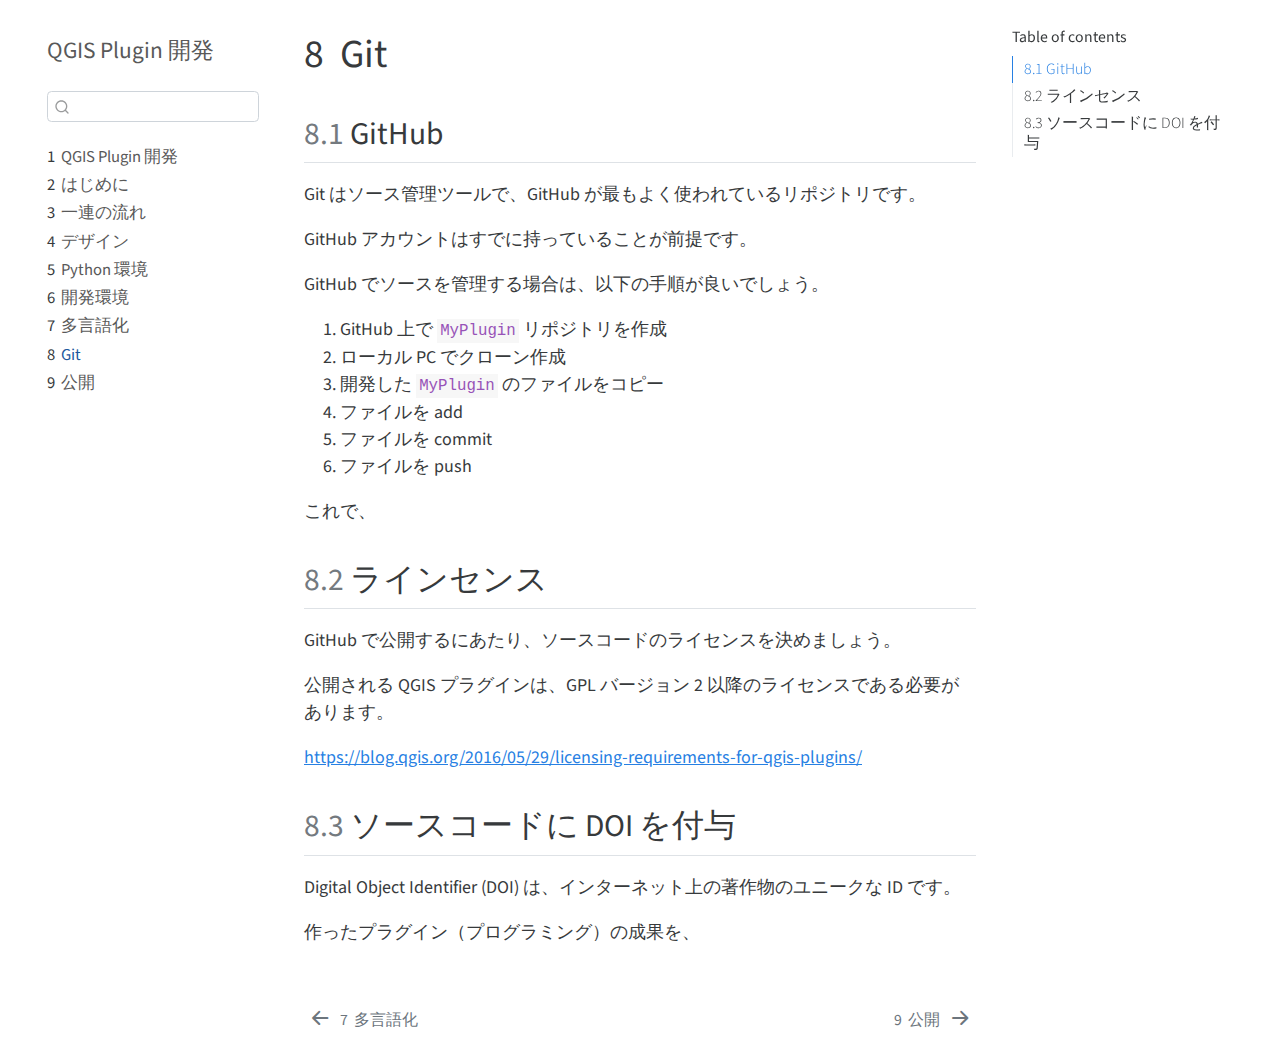
<file: docs/git.html>
<!DOCTYPE html>
<html xmlns="http://www.w3.org/1999/xhtml" lang="en" xml:lang="en"><head>

<meta charset="utf-8">
<meta name="generator" content="quarto-1.2.335">

<meta name="viewport" content="width=device-width, initial-scale=1.0, user-scalable=yes">


<title>QGIS Plugin 開発 - 8&nbsp; Git</title>
<style>
code{white-space: pre-wrap;}
span.smallcaps{font-variant: small-caps;}
div.columns{display: flex; gap: min(4vw, 1.5em);}
div.column{flex: auto; overflow-x: auto;}
div.hanging-indent{margin-left: 1.5em; text-indent: -1.5em;}
ul.task-list{list-style: none;}
ul.task-list li input[type="checkbox"] {
  width: 0.8em;
  margin: 0 0.8em 0.2em -1.6em;
  vertical-align: middle;
}
</style>


<script src="site_libs/quarto-nav/quarto-nav.js"></script>
<script src="site_libs/quarto-nav/headroom.min.js"></script>
<script src="site_libs/clipboard/clipboard.min.js"></script>
<script src="site_libs/quarto-search/autocomplete.umd.js"></script>
<script src="site_libs/quarto-search/fuse.min.js"></script>
<script src="site_libs/quarto-search/quarto-search.js"></script>
<meta name="quarto:offset" content="./">
<link href="./publish.html" rel="next">
<link href="./m18n.html" rel="prev">
<script src="site_libs/quarto-html/quarto.js"></script>
<script src="site_libs/quarto-html/popper.min.js"></script>
<script src="site_libs/quarto-html/tippy.umd.min.js"></script>
<script src="site_libs/quarto-html/anchor.min.js"></script>
<link href="site_libs/quarto-html/tippy.css" rel="stylesheet">
<link href="site_libs/quarto-html/quarto-syntax-highlighting.css" rel="stylesheet" id="quarto-text-highlighting-styles">
<script src="site_libs/bootstrap/bootstrap.min.js"></script>
<link href="site_libs/bootstrap/bootstrap-icons.css" rel="stylesheet">
<link href="site_libs/bootstrap/bootstrap.min.css" rel="stylesheet" id="quarto-bootstrap" data-mode="light">
<script id="quarto-search-options" type="application/json">{
  "location": "sidebar",
  "copy-button": false,
  "collapse-after": 3,
  "panel-placement": "start",
  "type": "textbox",
  "limit": 20,
  "language": {
    "search-no-results-text": "No results",
    "search-matching-documents-text": "matching documents",
    "search-copy-link-title": "Copy link to search",
    "search-hide-matches-text": "Hide additional matches",
    "search-more-match-text": "more match in this document",
    "search-more-matches-text": "more matches in this document",
    "search-clear-button-title": "Clear",
    "search-detached-cancel-button-title": "Cancel",
    "search-submit-button-title": "Submit"
  }
}</script>


</head>

<body class="nav-sidebar floating">

<div id="quarto-search-results"></div>
  <header id="quarto-header" class="headroom fixed-top">
  <nav class="quarto-secondary-nav" data-bs-toggle="collapse" data-bs-target="#quarto-sidebar" aria-controls="quarto-sidebar" aria-expanded="false" aria-label="Toggle sidebar navigation" onclick="if (window.quartoToggleHeadroom) { window.quartoToggleHeadroom(); }">
    <div class="container-fluid d-flex justify-content-between">
      <h1 class="quarto-secondary-nav-title"><span class="chapter-number">8</span>&nbsp; <span class="chapter-title">Git</span></h1>
      <button type="button" class="quarto-btn-toggle btn" aria-label="Show secondary navigation">
        <i class="bi bi-chevron-right"></i>
      </button>
    </div>
  </nav>
</header>
<!-- content -->
<div id="quarto-content" class="quarto-container page-columns page-rows-contents page-layout-article">
<!-- sidebar -->
  <nav id="quarto-sidebar" class="sidebar collapse sidebar-navigation floating overflow-auto">
    <div class="pt-lg-2 mt-2 text-left sidebar-header">
    <div class="sidebar-title mb-0 py-0">
      <a href="./">QGIS Plugin 開発</a> 
    </div>
      </div>
      <div class="mt-2 flex-shrink-0 align-items-center">
        <div class="sidebar-search">
        <div id="quarto-search" class="" title="Search"></div>
        </div>
      </div>
    <div class="sidebar-menu-container"> 
    <ul class="list-unstyled mt-1">
        <li class="sidebar-item">
  <div class="sidebar-item-container"> 
  <a href="./index.html" class="sidebar-item-text sidebar-link"><span class="chapter-number">1</span>&nbsp; <span class="chapter-title">QGIS Plugin 開発</span></a>
  </div>
</li>
        <li class="sidebar-item">
  <div class="sidebar-item-container"> 
  <a href="./about.html" class="sidebar-item-text sidebar-link"><span class="chapter-number">2</span>&nbsp; <span class="chapter-title">はじめに</span></a>
  </div>
</li>
        <li class="sidebar-item">
  <div class="sidebar-item-container"> 
  <a href="./flow.html" class="sidebar-item-text sidebar-link"><span class="chapter-number">3</span>&nbsp; <span class="chapter-title">一連の流れ</span></a>
  </div>
</li>
        <li class="sidebar-item">
  <div class="sidebar-item-container"> 
  <a href="./designer.html" class="sidebar-item-text sidebar-link"><span class="chapter-number">4</span>&nbsp; <span class="chapter-title">デザイン</span></a>
  </div>
</li>
        <li class="sidebar-item">
  <div class="sidebar-item-container"> 
  <a href="./python.html" class="sidebar-item-text sidebar-link"><span class="chapter-number">5</span>&nbsp; <span class="chapter-title">Python 環境</span></a>
  </div>
</li>
        <li class="sidebar-item">
  <div class="sidebar-item-container"> 
  <a href="./editor.html" class="sidebar-item-text sidebar-link"><span class="chapter-number">6</span>&nbsp; <span class="chapter-title">開発環境</span></a>
  </div>
</li>
        <li class="sidebar-item">
  <div class="sidebar-item-container"> 
  <a href="./m18n.html" class="sidebar-item-text sidebar-link"><span class="chapter-number">7</span>&nbsp; <span class="chapter-title">多言語化</span></a>
  </div>
</li>
        <li class="sidebar-item">
  <div class="sidebar-item-container"> 
  <a href="./git.html" class="sidebar-item-text sidebar-link active"><span class="chapter-number">8</span>&nbsp; <span class="chapter-title">Git</span></a>
  </div>
</li>
        <li class="sidebar-item">
  <div class="sidebar-item-container"> 
  <a href="./publish.html" class="sidebar-item-text sidebar-link"><span class="chapter-number">9</span>&nbsp; <span class="chapter-title">公開</span></a>
  </div>
</li>
    </ul>
    </div>
</nav>
<!-- margin-sidebar -->
    <div id="quarto-margin-sidebar" class="sidebar margin-sidebar">
        <nav id="TOC" role="doc-toc" class="toc-active">
    <h2 id="toc-title">Table of contents</h2>
   
  <ul>
  <li><a href="#github" id="toc-github" class="nav-link active" data-scroll-target="#github"><span class="toc-section-number">8.1</span>  GitHub</a></li>
  <li><a href="#ラインセンス" id="toc-ラインセンス" class="nav-link" data-scroll-target="#ラインセンス"><span class="toc-section-number">8.2</span>  ラインセンス</a></li>
  <li><a href="#ソースコードに-doi-を付与" id="toc-ソースコードに-doi-を付与" class="nav-link" data-scroll-target="#ソースコードに-doi-を付与"><span class="toc-section-number">8.3</span>  ソースコードに DOI を付与</a></li>
  </ul>
</nav>
    </div>
<!-- main -->
<main class="content" id="quarto-document-content">

<header id="title-block-header" class="quarto-title-block default">
<div class="quarto-title">
<h1 class="title d-none d-lg-block"><span class="chapter-number">8</span>&nbsp; <span class="chapter-title">Git</span></h1>
</div>



<div class="quarto-title-meta">

    
  
    
  </div>
  

</header>

<section id="github" class="level2" data-number="8.1">
<h2 data-number="8.1" class="anchored" data-anchor-id="github"><span class="header-section-number">8.1</span> GitHub</h2>
<p>Git はソース管理ツールで、GitHub が最もよく使われているリポジトリです。</p>
<p>GitHub アカウントはすでに持っていることが前提です。</p>
<p>GitHub でソースを管理する場合は、以下の手順が良いでしょう。</p>
<ol type="1">
<li>GitHub 上で <code>MyPlugin</code> リポジトリを作成</li>
<li>ローカル PC でクローン作成</li>
<li>開発した <code>MyPlugin</code> のファイルをコピー</li>
<li>ファイルを add</li>
<li>ファイルを commit</li>
<li>ファイルを push</li>
</ol>
<p>これで、</p>
</section>
<section id="ラインセンス" class="level2" data-number="8.2">
<h2 data-number="8.2" class="anchored" data-anchor-id="ラインセンス"><span class="header-section-number">8.2</span> ラインセンス</h2>
<p>GitHub で公開するにあたり、ソースコードのライセンスを決めましょう。</p>
<p>公開される QGIS プラグインは、GPL バージョン 2 以降のライセンスである必要があります。</p>
<p><a href="https://blog.qgis.org/2016/05/29/licensing-requirements-for-qgis-plugins/">https://blog.qgis.org/2016/05/29/licensing-requirements-for-qgis-plugins/</a></p>
</section>
<section id="ソースコードに-doi-を付与" class="level2" data-number="8.3">
<h2 data-number="8.3" class="anchored" data-anchor-id="ソースコードに-doi-を付与"><span class="header-section-number">8.3</span> ソースコードに DOI を付与</h2>
<p>Digital Object Identifier (DOI) は、インターネット上の著作物のユニークな ID です。</p>
<p>作ったプラグイン（プログラミング）の成果を、</p>


</section>

</main> <!-- /main -->
<script id="quarto-html-after-body" type="application/javascript">
window.document.addEventListener("DOMContentLoaded", function (event) {
  const toggleBodyColorMode = (bsSheetEl) => {
    const mode = bsSheetEl.getAttribute("data-mode");
    const bodyEl = window.document.querySelector("body");
    if (mode === "dark") {
      bodyEl.classList.add("quarto-dark");
      bodyEl.classList.remove("quarto-light");
    } else {
      bodyEl.classList.add("quarto-light");
      bodyEl.classList.remove("quarto-dark");
    }
  }
  const toggleBodyColorPrimary = () => {
    const bsSheetEl = window.document.querySelector("link#quarto-bootstrap");
    if (bsSheetEl) {
      toggleBodyColorMode(bsSheetEl);
    }
  }
  toggleBodyColorPrimary();  
  const icon = "";
  const anchorJS = new window.AnchorJS();
  anchorJS.options = {
    placement: 'right',
    icon: icon
  };
  anchorJS.add('.anchored');
  const clipboard = new window.ClipboardJS('.code-copy-button', {
    target: function(trigger) {
      return trigger.previousElementSibling;
    }
  });
  clipboard.on('success', function(e) {
    // button target
    const button = e.trigger;
    // don't keep focus
    button.blur();
    // flash "checked"
    button.classList.add('code-copy-button-checked');
    var currentTitle = button.getAttribute("title");
    button.setAttribute("title", "Copied!");
    let tooltip;
    if (window.bootstrap) {
      button.setAttribute("data-bs-toggle", "tooltip");
      button.setAttribute("data-bs-placement", "left");
      button.setAttribute("data-bs-title", "Copied!");
      tooltip = new bootstrap.Tooltip(button, 
        { trigger: "manual", 
          customClass: "code-copy-button-tooltip",
          offset: [0, -8]});
      tooltip.show();    
    }
    setTimeout(function() {
      if (tooltip) {
        tooltip.hide();
        button.removeAttribute("data-bs-title");
        button.removeAttribute("data-bs-toggle");
        button.removeAttribute("data-bs-placement");
      }
      button.setAttribute("title", currentTitle);
      button.classList.remove('code-copy-button-checked');
    }, 1000);
    // clear code selection
    e.clearSelection();
  });
  function tippyHover(el, contentFn) {
    const config = {
      allowHTML: true,
      content: contentFn,
      maxWidth: 500,
      delay: 100,
      arrow: false,
      appendTo: function(el) {
          return el.parentElement;
      },
      interactive: true,
      interactiveBorder: 10,
      theme: 'quarto',
      placement: 'bottom-start'
    };
    window.tippy(el, config); 
  }
  const noterefs = window.document.querySelectorAll('a[role="doc-noteref"]');
  for (var i=0; i<noterefs.length; i++) {
    const ref = noterefs[i];
    tippyHover(ref, function() {
      // use id or data attribute instead here
      let href = ref.getAttribute('data-footnote-href') || ref.getAttribute('href');
      try { href = new URL(href).hash; } catch {}
      const id = href.replace(/^#\/?/, "");
      const note = window.document.getElementById(id);
      return note.innerHTML;
    });
  }
  const findCites = (el) => {
    const parentEl = el.parentElement;
    if (parentEl) {
      const cites = parentEl.dataset.cites;
      if (cites) {
        return {
          el,
          cites: cites.split(' ')
        };
      } else {
        return findCites(el.parentElement)
      }
    } else {
      return undefined;
    }
  };
  var bibliorefs = window.document.querySelectorAll('a[role="doc-biblioref"]');
  for (var i=0; i<bibliorefs.length; i++) {
    const ref = bibliorefs[i];
    const citeInfo = findCites(ref);
    if (citeInfo) {
      tippyHover(citeInfo.el, function() {
        var popup = window.document.createElement('div');
        citeInfo.cites.forEach(function(cite) {
          var citeDiv = window.document.createElement('div');
          citeDiv.classList.add('hanging-indent');
          citeDiv.classList.add('csl-entry');
          var biblioDiv = window.document.getElementById('ref-' + cite);
          if (biblioDiv) {
            citeDiv.innerHTML = biblioDiv.innerHTML;
          }
          popup.appendChild(citeDiv);
        });
        return popup.innerHTML;
      });
    }
  }
});
</script>
<nav class="page-navigation">
  <div class="nav-page nav-page-previous">
      <a href="./m18n.html" class="pagination-link">
        <i class="bi bi-arrow-left-short"></i> <span class="nav-page-text"><span class="chapter-number">7</span>&nbsp; <span class="chapter-title">多言語化</span></span>
      </a>          
  </div>
  <div class="nav-page nav-page-next">
      <a href="./publish.html" class="pagination-link">
        <span class="nav-page-text"><span class="chapter-number">9</span>&nbsp; <span class="chapter-title">公開</span></span> <i class="bi bi-arrow-right-short"></i>
      </a>
  </div>
</nav>
</div> <!-- /content -->



</body></html>
</file>
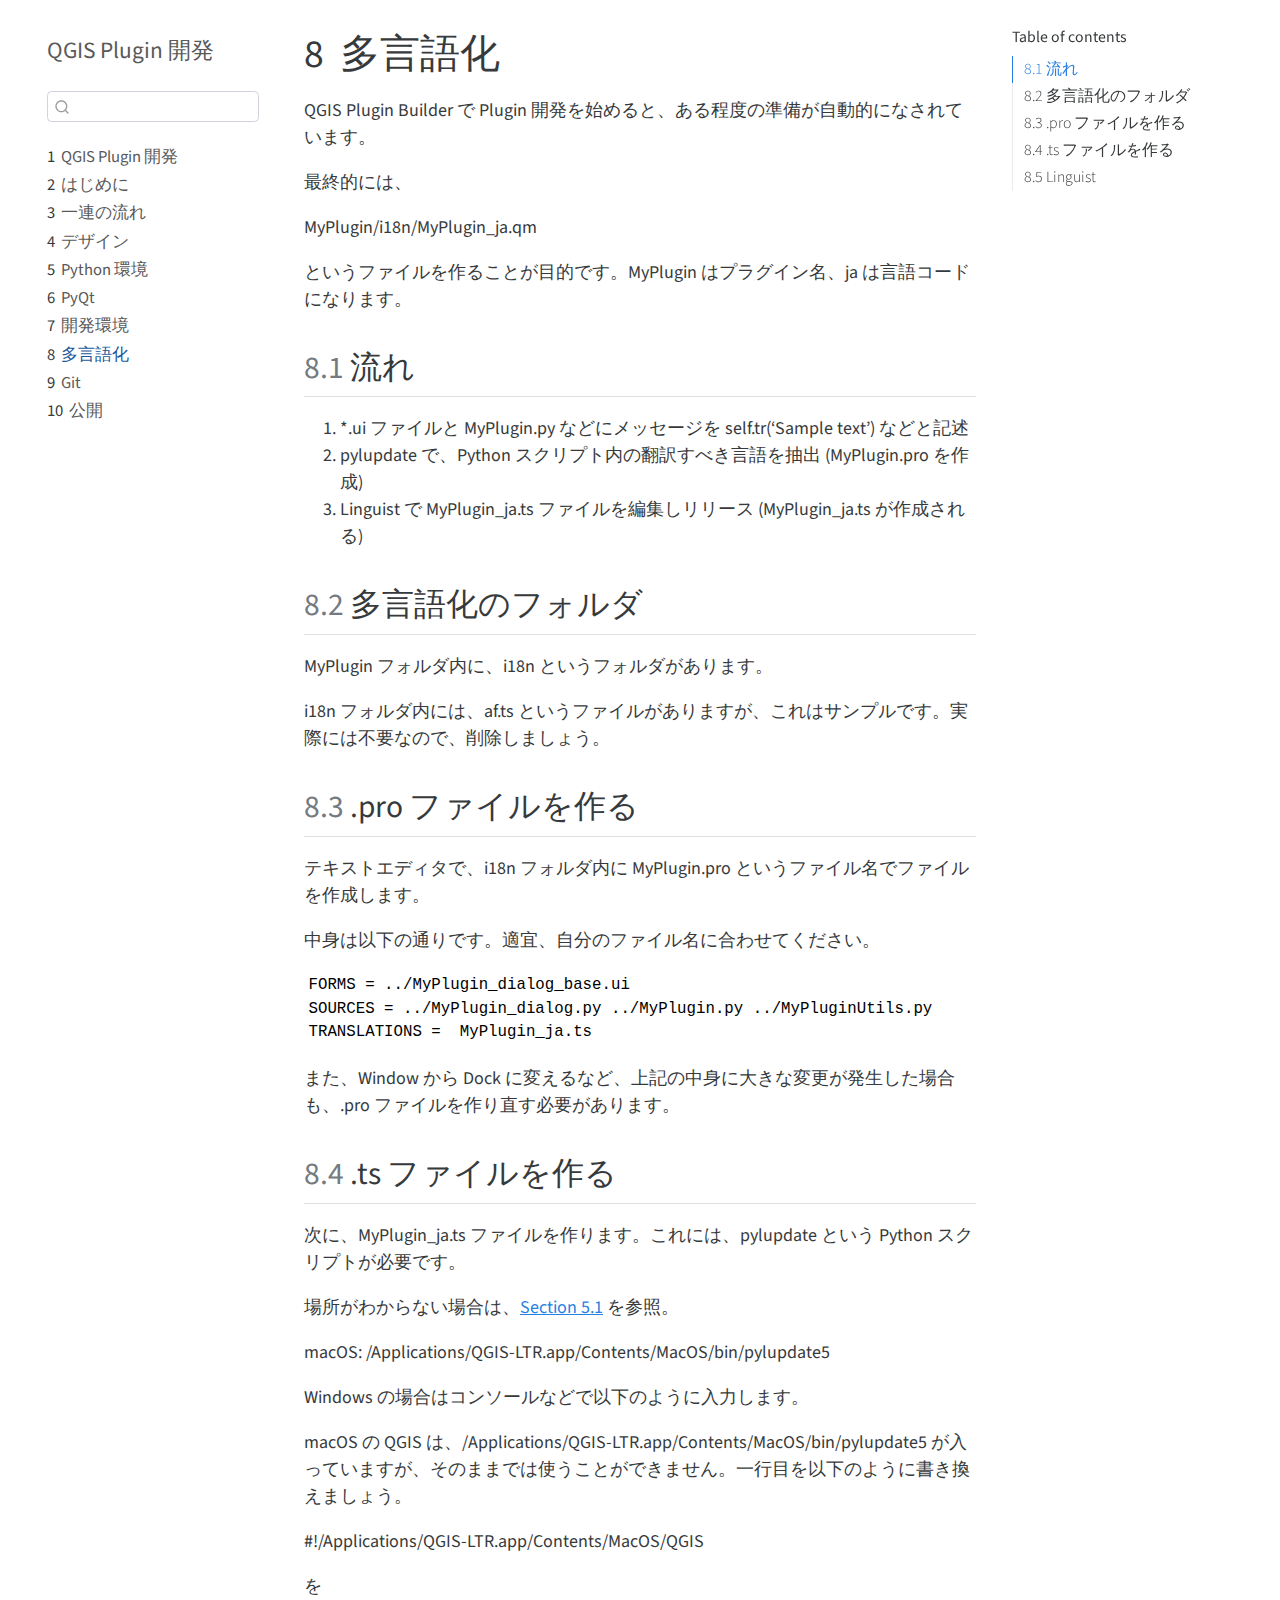
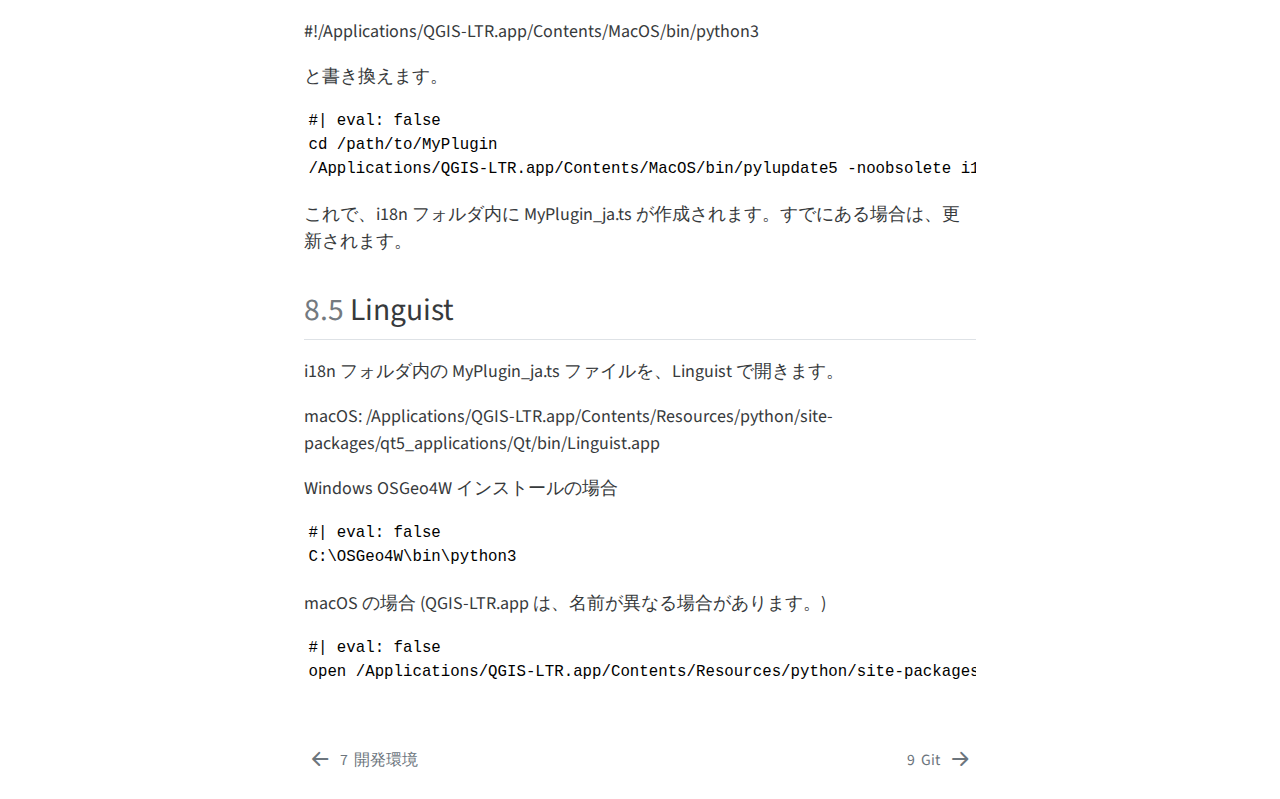
<file: docs/m18n.html>
<!DOCTYPE html>
<html xmlns="http://www.w3.org/1999/xhtml" lang="en" xml:lang="en"><head>

<meta charset="utf-8">
<meta name="generator" content="quarto-1.2.335">

<meta name="viewport" content="width=device-width, initial-scale=1.0, user-scalable=yes">


<title>QGIS Plugin 開発 - 8&nbsp; 多言語化</title>
<style>
code{white-space: pre-wrap;}
span.smallcaps{font-variant: small-caps;}
div.columns{display: flex; gap: min(4vw, 1.5em);}
div.column{flex: auto; overflow-x: auto;}
div.hanging-indent{margin-left: 1.5em; text-indent: -1.5em;}
ul.task-list{list-style: none;}
ul.task-list li input[type="checkbox"] {
  width: 0.8em;
  margin: 0 0.8em 0.2em -1.6em;
  vertical-align: middle;
}
</style>


<script src="site_libs/quarto-nav/quarto-nav.js"></script>
<script src="site_libs/quarto-nav/headroom.min.js"></script>
<script src="site_libs/clipboard/clipboard.min.js"></script>
<script src="site_libs/quarto-search/autocomplete.umd.js"></script>
<script src="site_libs/quarto-search/fuse.min.js"></script>
<script src="site_libs/quarto-search/quarto-search.js"></script>
<meta name="quarto:offset" content="./">
<link href="./git.html" rel="next">
<link href="./editor.html" rel="prev">
<script src="site_libs/quarto-html/quarto.js"></script>
<script src="site_libs/quarto-html/popper.min.js"></script>
<script src="site_libs/quarto-html/tippy.umd.min.js"></script>
<script src="site_libs/quarto-html/anchor.min.js"></script>
<link href="site_libs/quarto-html/tippy.css" rel="stylesheet">
<link href="site_libs/quarto-html/quarto-syntax-highlighting.css" rel="stylesheet" id="quarto-text-highlighting-styles">
<script src="site_libs/bootstrap/bootstrap.min.js"></script>
<link href="site_libs/bootstrap/bootstrap-icons.css" rel="stylesheet">
<link href="site_libs/bootstrap/bootstrap.min.css" rel="stylesheet" id="quarto-bootstrap" data-mode="light">
<script id="quarto-search-options" type="application/json">{
  "location": "sidebar",
  "copy-button": false,
  "collapse-after": 3,
  "panel-placement": "start",
  "type": "textbox",
  "limit": 20,
  "language": {
    "search-no-results-text": "No results",
    "search-matching-documents-text": "matching documents",
    "search-copy-link-title": "Copy link to search",
    "search-hide-matches-text": "Hide additional matches",
    "search-more-match-text": "more match in this document",
    "search-more-matches-text": "more matches in this document",
    "search-clear-button-title": "Clear",
    "search-detached-cancel-button-title": "Cancel",
    "search-submit-button-title": "Submit"
  }
}</script>


</head>

<body class="nav-sidebar floating">

<div id="quarto-search-results"></div>
  <header id="quarto-header" class="headroom fixed-top">
  <nav class="quarto-secondary-nav" data-bs-toggle="collapse" data-bs-target="#quarto-sidebar" aria-controls="quarto-sidebar" aria-expanded="false" aria-label="Toggle sidebar navigation" onclick="if (window.quartoToggleHeadroom) { window.quartoToggleHeadroom(); }">
    <div class="container-fluid d-flex justify-content-between">
      <h1 class="quarto-secondary-nav-title"><span class="chapter-number">8</span>&nbsp; <span class="chapter-title">多言語化</span></h1>
      <button type="button" class="quarto-btn-toggle btn" aria-label="Show secondary navigation">
        <i class="bi bi-chevron-right"></i>
      </button>
    </div>
  </nav>
</header>
<!-- content -->
<div id="quarto-content" class="quarto-container page-columns page-rows-contents page-layout-article">
<!-- sidebar -->
  <nav id="quarto-sidebar" class="sidebar collapse sidebar-navigation floating overflow-auto">
    <div class="pt-lg-2 mt-2 text-left sidebar-header">
    <div class="sidebar-title mb-0 py-0">
      <a href="./">QGIS Plugin 開発</a> 
    </div>
      </div>
      <div class="mt-2 flex-shrink-0 align-items-center">
        <div class="sidebar-search">
        <div id="quarto-search" class="" title="Search"></div>
        </div>
      </div>
    <div class="sidebar-menu-container"> 
    <ul class="list-unstyled mt-1">
        <li class="sidebar-item">
  <div class="sidebar-item-container"> 
  <a href="./index.html" class="sidebar-item-text sidebar-link"><span class="chapter-number">1</span>&nbsp; <span class="chapter-title">QGIS Plugin 開発</span></a>
  </div>
</li>
        <li class="sidebar-item">
  <div class="sidebar-item-container"> 
  <a href="./about.html" class="sidebar-item-text sidebar-link"><span class="chapter-number">2</span>&nbsp; <span class="chapter-title">はじめに</span></a>
  </div>
</li>
        <li class="sidebar-item">
  <div class="sidebar-item-container"> 
  <a href="./flow.html" class="sidebar-item-text sidebar-link"><span class="chapter-number">3</span>&nbsp; <span class="chapter-title">一連の流れ</span></a>
  </div>
</li>
        <li class="sidebar-item">
  <div class="sidebar-item-container"> 
  <a href="./designer.html" class="sidebar-item-text sidebar-link"><span class="chapter-number">4</span>&nbsp; <span class="chapter-title">デザイン</span></a>
  </div>
</li>
        <li class="sidebar-item">
  <div class="sidebar-item-container"> 
  <a href="./python.html" class="sidebar-item-text sidebar-link"><span class="chapter-number">5</span>&nbsp; <span class="chapter-title">Python 環境</span></a>
  </div>
</li>
        <li class="sidebar-item">
  <div class="sidebar-item-container"> 
  <a href="./pyqt.html" class="sidebar-item-text sidebar-link"><span class="chapter-number">6</span>&nbsp; <span class="chapter-title">PyQt</span></a>
  </div>
</li>
        <li class="sidebar-item">
  <div class="sidebar-item-container"> 
  <a href="./editor.html" class="sidebar-item-text sidebar-link"><span class="chapter-number">7</span>&nbsp; <span class="chapter-title">開発環境</span></a>
  </div>
</li>
        <li class="sidebar-item">
  <div class="sidebar-item-container"> 
  <a href="./m18n.html" class="sidebar-item-text sidebar-link active"><span class="chapter-number">8</span>&nbsp; <span class="chapter-title">多言語化</span></a>
  </div>
</li>
        <li class="sidebar-item">
  <div class="sidebar-item-container"> 
  <a href="./git.html" class="sidebar-item-text sidebar-link"><span class="chapter-number">9</span>&nbsp; <span class="chapter-title">Git</span></a>
  </div>
</li>
        <li class="sidebar-item">
  <div class="sidebar-item-container"> 
  <a href="./publish.html" class="sidebar-item-text sidebar-link"><span class="chapter-number">10</span>&nbsp; <span class="chapter-title">公開</span></a>
  </div>
</li>
    </ul>
    </div>
</nav>
<!-- margin-sidebar -->
    <div id="quarto-margin-sidebar" class="sidebar margin-sidebar">
        <nav id="TOC" role="doc-toc" class="toc-active">
    <h2 id="toc-title">Table of contents</h2>
   
  <ul>
  <li><a href="#流れ" id="toc-流れ" class="nav-link active" data-scroll-target="#流れ"><span class="toc-section-number">8.1</span>  流れ</a></li>
  <li><a href="#sec-m18n-folder" id="toc-sec-m18n-folder" class="nav-link" data-scroll-target="#sec-m18n-folder"><span class="toc-section-number">8.2</span>  多言語化のフォルダ</a></li>
  <li><a href="#pro-ファイルを作る" id="toc-pro-ファイルを作る" class="nav-link" data-scroll-target="#pro-ファイルを作る"><span class="toc-section-number">8.3</span>  .pro ファイルを作る</a></li>
  <li><a href="#ts-ファイルを作る" id="toc-ts-ファイルを作る" class="nav-link" data-scroll-target="#ts-ファイルを作る"><span class="toc-section-number">8.4</span>  .ts ファイルを作る</a></li>
  <li><a href="#linguist" id="toc-linguist" class="nav-link" data-scroll-target="#linguist"><span class="toc-section-number">8.5</span>  Linguist</a></li>
  </ul>
</nav>
    </div>
<!-- main -->
<main class="content" id="quarto-document-content">

<header id="title-block-header" class="quarto-title-block default">
<div class="quarto-title">
<h1 class="title d-none d-lg-block"><span class="chapter-number">8</span>&nbsp; <span class="chapter-title">多言語化</span></h1>
</div>



<div class="quarto-title-meta">

    
  
    
  </div>
  

</header>

<p>QGIS Plugin Builder で Plugin 開発を始めると、ある程度の準備が自動的になされています。</p>
<p>最終的には、</p>
<p>MyPlugin/i18n/MyPlugin_ja.qm</p>
<p>というファイルを作ることが目的です。MyPlugin はプラグイン名、ja は言語コードになります。</p>
<section id="流れ" class="level2" data-number="8.1">
<h2 data-number="8.1" class="anchored" data-anchor-id="流れ"><span class="header-section-number">8.1</span> 流れ</h2>
<ol type="1">
<li>*.ui ファイルと MyPlugin.py などにメッセージを self.tr(‘Sample text’) などと記述</li>
<li>pylupdate で、Python スクリプト内の翻訳すべき言語を抽出 (MyPlugin.pro を作成)</li>
<li>Linguist で MyPlugin_ja.ts ファイルを編集しリリース (MyPlugin_ja.ts が作成される)</li>
</ol>
</section>
<section id="sec-m18n-folder" class="level2" data-number="8.2">
<h2 data-number="8.2" class="anchored" data-anchor-id="sec-m18n-folder"><span class="header-section-number">8.2</span> 多言語化のフォルダ</h2>
<p>MyPlugin フォルダ内に、i18n というフォルダがあります。</p>
<p>i18n フォルダ内には、af.ts というファイルがありますが、これはサンプルです。実際には不要なので、削除しましょう。</p>
</section>
<section id="pro-ファイルを作る" class="level2" data-number="8.3">
<h2 data-number="8.3" class="anchored" data-anchor-id="pro-ファイルを作る"><span class="header-section-number">8.3</span> .pro ファイルを作る</h2>
<p>テキストエディタで、i18n フォルダ内に MyPlugin.pro というファイル名でファイルを作成します。</p>
<p>中身は以下の通りです。適宜、自分のファイル名に合わせてください。</p>
<pre><code>FORMS = ../MyPlugin_dialog_base.ui
SOURCES = ../MyPlugin_dialog.py ../MyPlugin.py ../MyPluginUtils.py
TRANSLATIONS =  MyPlugin_ja.ts</code></pre>
<p>また、Window から Dock に変えるなど、上記の中身に大きな変更が発生した場合も、.pro ファイルを作り直す必要があります。</p>
</section>
<section id="ts-ファイルを作る" class="level2" data-number="8.4">
<h2 data-number="8.4" class="anchored" data-anchor-id="ts-ファイルを作る"><span class="header-section-number">8.4</span> .ts ファイルを作る</h2>
<p>次に、MyPlugin_ja.ts ファイルを作ります。これには、pylupdate という Python スクリプトが必要です。</p>
<p>場所がわからない場合は、<a href="python.html#sec-python-folder"><span>Section&nbsp;5.1</span></a> を参照。</p>
<p>macOS: /Applications/QGIS-LTR.app/Contents/MacOS/bin/pylupdate5</p>
<p>Windows の場合はコンソールなどで以下のように入力します。</p>
<p>macOS の QGIS は、/Applications/QGIS-LTR.app/Contents/MacOS/bin/pylupdate5 が入っていますが、そのままでは使うことができません。一行目を以下のように書き換えましょう。</p>
<p>#!/Applications/QGIS-LTR.app/Contents/MacOS/QGIS</p>
<p>を</p>
<p>#!/Applications/QGIS-LTR.app/Contents/MacOS/bin/python3</p>
<p>と書き換えます。</p>
<pre class="{bash}"><code>#| eval: false
cd /path/to/MyPlugin
/Applications/QGIS-LTR.app/Contents/MacOS/bin/pylupdate5 -noobsolete i18n/jpdata.pro</code></pre>
<p>これで、i18n フォルダ内に MyPlugin_ja.ts が作成されます。すでにある場合は、更新されます。</p>
</section>
<section id="linguist" class="level2" data-number="8.5">
<h2 data-number="8.5" class="anchored" data-anchor-id="linguist"><span class="header-section-number">8.5</span> Linguist</h2>
<p>i18n フォルダ内の MyPlugin_ja.ts ファイルを、Linguist で開きます。</p>
<p>macOS: /Applications/QGIS-LTR.app/Contents/Resources/python/site-packages/qt5_applications/Qt/bin/Linguist.app</p>
<p>Windows OSGeo4W インストールの場合</p>
<pre class="{bash}"><code>#| eval: false
C:\OSGeo4W\bin\python3</code></pre>
<p>macOS の場合 (QGIS-LTR.app は、名前が異なる場合があります。)</p>
<pre class="{bash}"><code>#| eval: false
open /Applications/QGIS-LTR.app/Contents/Resources/python/site-packages/qt5_applications/Qt/bin/Linguist.app</code></pre>


</section>

</main> <!-- /main -->
<script id="quarto-html-after-body" type="application/javascript">
window.document.addEventListener("DOMContentLoaded", function (event) {
  const toggleBodyColorMode = (bsSheetEl) => {
    const mode = bsSheetEl.getAttribute("data-mode");
    const bodyEl = window.document.querySelector("body");
    if (mode === "dark") {
      bodyEl.classList.add("quarto-dark");
      bodyEl.classList.remove("quarto-light");
    } else {
      bodyEl.classList.add("quarto-light");
      bodyEl.classList.remove("quarto-dark");
    }
  }
  const toggleBodyColorPrimary = () => {
    const bsSheetEl = window.document.querySelector("link#quarto-bootstrap");
    if (bsSheetEl) {
      toggleBodyColorMode(bsSheetEl);
    }
  }
  toggleBodyColorPrimary();  
  const icon = "";
  const anchorJS = new window.AnchorJS();
  anchorJS.options = {
    placement: 'right',
    icon: icon
  };
  anchorJS.add('.anchored');
  const clipboard = new window.ClipboardJS('.code-copy-button', {
    target: function(trigger) {
      return trigger.previousElementSibling;
    }
  });
  clipboard.on('success', function(e) {
    // button target
    const button = e.trigger;
    // don't keep focus
    button.blur();
    // flash "checked"
    button.classList.add('code-copy-button-checked');
    var currentTitle = button.getAttribute("title");
    button.setAttribute("title", "Copied!");
    let tooltip;
    if (window.bootstrap) {
      button.setAttribute("data-bs-toggle", "tooltip");
      button.setAttribute("data-bs-placement", "left");
      button.setAttribute("data-bs-title", "Copied!");
      tooltip = new bootstrap.Tooltip(button, 
        { trigger: "manual", 
          customClass: "code-copy-button-tooltip",
          offset: [0, -8]});
      tooltip.show();    
    }
    setTimeout(function() {
      if (tooltip) {
        tooltip.hide();
        button.removeAttribute("data-bs-title");
        button.removeAttribute("data-bs-toggle");
        button.removeAttribute("data-bs-placement");
      }
      button.setAttribute("title", currentTitle);
      button.classList.remove('code-copy-button-checked');
    }, 1000);
    // clear code selection
    e.clearSelection();
  });
  function tippyHover(el, contentFn) {
    const config = {
      allowHTML: true,
      content: contentFn,
      maxWidth: 500,
      delay: 100,
      arrow: false,
      appendTo: function(el) {
          return el.parentElement;
      },
      interactive: true,
      interactiveBorder: 10,
      theme: 'quarto',
      placement: 'bottom-start'
    };
    window.tippy(el, config); 
  }
  const noterefs = window.document.querySelectorAll('a[role="doc-noteref"]');
  for (var i=0; i<noterefs.length; i++) {
    const ref = noterefs[i];
    tippyHover(ref, function() {
      // use id or data attribute instead here
      let href = ref.getAttribute('data-footnote-href') || ref.getAttribute('href');
      try { href = new URL(href).hash; } catch {}
      const id = href.replace(/^#\/?/, "");
      const note = window.document.getElementById(id);
      return note.innerHTML;
    });
  }
  const findCites = (el) => {
    const parentEl = el.parentElement;
    if (parentEl) {
      const cites = parentEl.dataset.cites;
      if (cites) {
        return {
          el,
          cites: cites.split(' ')
        };
      } else {
        return findCites(el.parentElement)
      }
    } else {
      return undefined;
    }
  };
  var bibliorefs = window.document.querySelectorAll('a[role="doc-biblioref"]');
  for (var i=0; i<bibliorefs.length; i++) {
    const ref = bibliorefs[i];
    const citeInfo = findCites(ref);
    if (citeInfo) {
      tippyHover(citeInfo.el, function() {
        var popup = window.document.createElement('div');
        citeInfo.cites.forEach(function(cite) {
          var citeDiv = window.document.createElement('div');
          citeDiv.classList.add('hanging-indent');
          citeDiv.classList.add('csl-entry');
          var biblioDiv = window.document.getElementById('ref-' + cite);
          if (biblioDiv) {
            citeDiv.innerHTML = biblioDiv.innerHTML;
          }
          popup.appendChild(citeDiv);
        });
        return popup.innerHTML;
      });
    }
  }
});
</script>
<nav class="page-navigation">
  <div class="nav-page nav-page-previous">
      <a href="./editor.html" class="pagination-link">
        <i class="bi bi-arrow-left-short"></i> <span class="nav-page-text"><span class="chapter-number">7</span>&nbsp; <span class="chapter-title">開発環境</span></span>
      </a>          
  </div>
  <div class="nav-page nav-page-next">
      <a href="./git.html" class="pagination-link">
        <span class="nav-page-text"><span class="chapter-number">9</span>&nbsp; <span class="chapter-title">Git</span></span> <i class="bi bi-arrow-right-short"></i>
      </a>
  </div>
</nav>
</div> <!-- /content -->



</body></html>
</file>
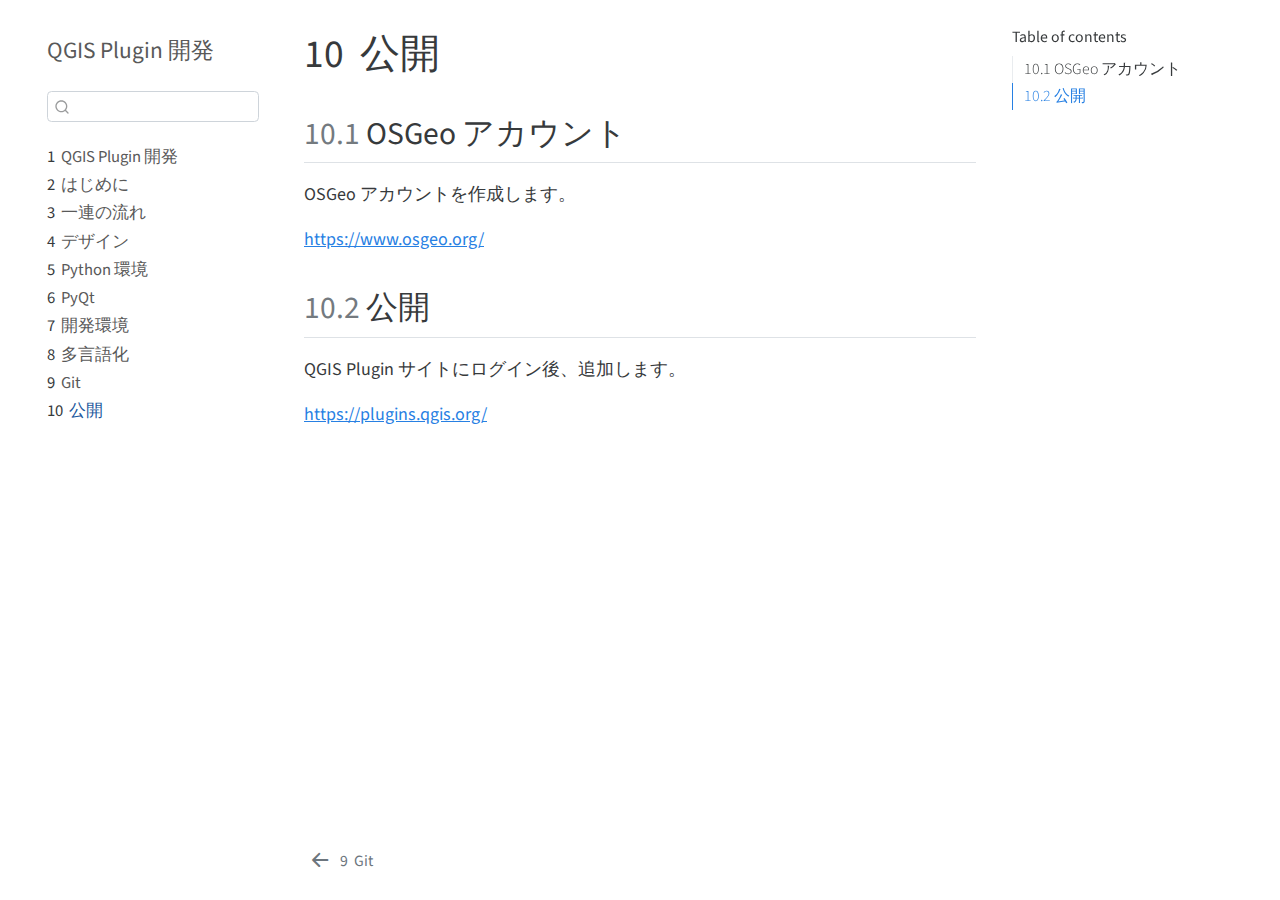
<file: docs/publish.html>
<!DOCTYPE html>
<html xmlns="http://www.w3.org/1999/xhtml" lang="en" xml:lang="en"><head>

<meta charset="utf-8">
<meta name="generator" content="quarto-1.2.335">

<meta name="viewport" content="width=device-width, initial-scale=1.0, user-scalable=yes">


<title>QGIS Plugin 開発 - 10&nbsp; 公開</title>
<style>
code{white-space: pre-wrap;}
span.smallcaps{font-variant: small-caps;}
div.columns{display: flex; gap: min(4vw, 1.5em);}
div.column{flex: auto; overflow-x: auto;}
div.hanging-indent{margin-left: 1.5em; text-indent: -1.5em;}
ul.task-list{list-style: none;}
ul.task-list li input[type="checkbox"] {
  width: 0.8em;
  margin: 0 0.8em 0.2em -1.6em;
  vertical-align: middle;
}
</style>


<script src="site_libs/quarto-nav/quarto-nav.js"></script>
<script src="site_libs/quarto-nav/headroom.min.js"></script>
<script src="site_libs/clipboard/clipboard.min.js"></script>
<script src="site_libs/quarto-search/autocomplete.umd.js"></script>
<script src="site_libs/quarto-search/fuse.min.js"></script>
<script src="site_libs/quarto-search/quarto-search.js"></script>
<meta name="quarto:offset" content="./">
<link href="./git.html" rel="prev">
<script src="site_libs/quarto-html/quarto.js"></script>
<script src="site_libs/quarto-html/popper.min.js"></script>
<script src="site_libs/quarto-html/tippy.umd.min.js"></script>
<script src="site_libs/quarto-html/anchor.min.js"></script>
<link href="site_libs/quarto-html/tippy.css" rel="stylesheet">
<link href="site_libs/quarto-html/quarto-syntax-highlighting.css" rel="stylesheet" id="quarto-text-highlighting-styles">
<script src="site_libs/bootstrap/bootstrap.min.js"></script>
<link href="site_libs/bootstrap/bootstrap-icons.css" rel="stylesheet">
<link href="site_libs/bootstrap/bootstrap.min.css" rel="stylesheet" id="quarto-bootstrap" data-mode="light">
<script id="quarto-search-options" type="application/json">{
  "location": "sidebar",
  "copy-button": false,
  "collapse-after": 3,
  "panel-placement": "start",
  "type": "textbox",
  "limit": 20,
  "language": {
    "search-no-results-text": "No results",
    "search-matching-documents-text": "matching documents",
    "search-copy-link-title": "Copy link to search",
    "search-hide-matches-text": "Hide additional matches",
    "search-more-match-text": "more match in this document",
    "search-more-matches-text": "more matches in this document",
    "search-clear-button-title": "Clear",
    "search-detached-cancel-button-title": "Cancel",
    "search-submit-button-title": "Submit"
  }
}</script>


</head>

<body class="nav-sidebar floating">

<div id="quarto-search-results"></div>
  <header id="quarto-header" class="headroom fixed-top">
  <nav class="quarto-secondary-nav" data-bs-toggle="collapse" data-bs-target="#quarto-sidebar" aria-controls="quarto-sidebar" aria-expanded="false" aria-label="Toggle sidebar navigation" onclick="if (window.quartoToggleHeadroom) { window.quartoToggleHeadroom(); }">
    <div class="container-fluid d-flex justify-content-between">
      <h1 class="quarto-secondary-nav-title"><span class="chapter-number">10</span>&nbsp; <span class="chapter-title">公開</span></h1>
      <button type="button" class="quarto-btn-toggle btn" aria-label="Show secondary navigation">
        <i class="bi bi-chevron-right"></i>
      </button>
    </div>
  </nav>
</header>
<!-- content -->
<div id="quarto-content" class="quarto-container page-columns page-rows-contents page-layout-article">
<!-- sidebar -->
  <nav id="quarto-sidebar" class="sidebar collapse sidebar-navigation floating overflow-auto">
    <div class="pt-lg-2 mt-2 text-left sidebar-header">
    <div class="sidebar-title mb-0 py-0">
      <a href="./">QGIS Plugin 開発</a> 
    </div>
      </div>
      <div class="mt-2 flex-shrink-0 align-items-center">
        <div class="sidebar-search">
        <div id="quarto-search" class="" title="Search"></div>
        </div>
      </div>
    <div class="sidebar-menu-container"> 
    <ul class="list-unstyled mt-1">
        <li class="sidebar-item">
  <div class="sidebar-item-container"> 
  <a href="./index.html" class="sidebar-item-text sidebar-link"><span class="chapter-number">1</span>&nbsp; <span class="chapter-title">QGIS Plugin 開発</span></a>
  </div>
</li>
        <li class="sidebar-item">
  <div class="sidebar-item-container"> 
  <a href="./about.html" class="sidebar-item-text sidebar-link"><span class="chapter-number">2</span>&nbsp; <span class="chapter-title">はじめに</span></a>
  </div>
</li>
        <li class="sidebar-item">
  <div class="sidebar-item-container"> 
  <a href="./flow.html" class="sidebar-item-text sidebar-link"><span class="chapter-number">3</span>&nbsp; <span class="chapter-title">一連の流れ</span></a>
  </div>
</li>
        <li class="sidebar-item">
  <div class="sidebar-item-container"> 
  <a href="./designer.html" class="sidebar-item-text sidebar-link"><span class="chapter-number">4</span>&nbsp; <span class="chapter-title">デザイン</span></a>
  </div>
</li>
        <li class="sidebar-item">
  <div class="sidebar-item-container"> 
  <a href="./python.html" class="sidebar-item-text sidebar-link"><span class="chapter-number">5</span>&nbsp; <span class="chapter-title">Python 環境</span></a>
  </div>
</li>
        <li class="sidebar-item">
  <div class="sidebar-item-container"> 
  <a href="./pyqt.html" class="sidebar-item-text sidebar-link"><span class="chapter-number">6</span>&nbsp; <span class="chapter-title">PyQt</span></a>
  </div>
</li>
        <li class="sidebar-item">
  <div class="sidebar-item-container"> 
  <a href="./editor.html" class="sidebar-item-text sidebar-link"><span class="chapter-number">7</span>&nbsp; <span class="chapter-title">開発環境</span></a>
  </div>
</li>
        <li class="sidebar-item">
  <div class="sidebar-item-container"> 
  <a href="./m18n.html" class="sidebar-item-text sidebar-link"><span class="chapter-number">8</span>&nbsp; <span class="chapter-title">多言語化</span></a>
  </div>
</li>
        <li class="sidebar-item">
  <div class="sidebar-item-container"> 
  <a href="./git.html" class="sidebar-item-text sidebar-link"><span class="chapter-number">9</span>&nbsp; <span class="chapter-title">Git</span></a>
  </div>
</li>
        <li class="sidebar-item">
  <div class="sidebar-item-container"> 
  <a href="./publish.html" class="sidebar-item-text sidebar-link active"><span class="chapter-number">10</span>&nbsp; <span class="chapter-title">公開</span></a>
  </div>
</li>
    </ul>
    </div>
</nav>
<!-- margin-sidebar -->
    <div id="quarto-margin-sidebar" class="sidebar margin-sidebar">
        <nav id="TOC" role="doc-toc" class="toc-active">
    <h2 id="toc-title">Table of contents</h2>
   
  <ul>
  <li><a href="#osgeo-アカウント" id="toc-osgeo-アカウント" class="nav-link active" data-scroll-target="#osgeo-アカウント"><span class="toc-section-number">10.1</span>  OSGeo アカウント</a></li>
  <li><a href="#公開" id="toc-公開" class="nav-link" data-scroll-target="#公開"><span class="toc-section-number">10.2</span>  公開</a></li>
  </ul>
</nav>
    </div>
<!-- main -->
<main class="content" id="quarto-document-content">

<header id="title-block-header" class="quarto-title-block default">
<div class="quarto-title">
<h1 class="title d-none d-lg-block"><span class="chapter-number">10</span>&nbsp; <span class="chapter-title">公開</span></h1>
</div>



<div class="quarto-title-meta">

    
  
    
  </div>
  

</header>

<section id="osgeo-アカウント" class="level2" data-number="10.1">
<h2 data-number="10.1" class="anchored" data-anchor-id="osgeo-アカウント"><span class="header-section-number">10.1</span> OSGeo アカウント</h2>
<p>OSGeo アカウントを作成します。</p>
<p><a href="https://www.osgeo.org/">https://www.osgeo.org/</a></p>
</section>
<section id="公開" class="level2" data-number="10.2">
<h2 data-number="10.2" class="anchored" data-anchor-id="公開"><span class="header-section-number">10.2</span> 公開</h2>
<p>QGIS Plugin サイトにログイン後、追加します。</p>
<p><a href="https://plugins.qgis.org/">https://plugins.qgis.org/</a></p>


</section>

</main> <!-- /main -->
<script id="quarto-html-after-body" type="application/javascript">
window.document.addEventListener("DOMContentLoaded", function (event) {
  const toggleBodyColorMode = (bsSheetEl) => {
    const mode = bsSheetEl.getAttribute("data-mode");
    const bodyEl = window.document.querySelector("body");
    if (mode === "dark") {
      bodyEl.classList.add("quarto-dark");
      bodyEl.classList.remove("quarto-light");
    } else {
      bodyEl.classList.add("quarto-light");
      bodyEl.classList.remove("quarto-dark");
    }
  }
  const toggleBodyColorPrimary = () => {
    const bsSheetEl = window.document.querySelector("link#quarto-bootstrap");
    if (bsSheetEl) {
      toggleBodyColorMode(bsSheetEl);
    }
  }
  toggleBodyColorPrimary();  
  const icon = "";
  const anchorJS = new window.AnchorJS();
  anchorJS.options = {
    placement: 'right',
    icon: icon
  };
  anchorJS.add('.anchored');
  const clipboard = new window.ClipboardJS('.code-copy-button', {
    target: function(trigger) {
      return trigger.previousElementSibling;
    }
  });
  clipboard.on('success', function(e) {
    // button target
    const button = e.trigger;
    // don't keep focus
    button.blur();
    // flash "checked"
    button.classList.add('code-copy-button-checked');
    var currentTitle = button.getAttribute("title");
    button.setAttribute("title", "Copied!");
    let tooltip;
    if (window.bootstrap) {
      button.setAttribute("data-bs-toggle", "tooltip");
      button.setAttribute("data-bs-placement", "left");
      button.setAttribute("data-bs-title", "Copied!");
      tooltip = new bootstrap.Tooltip(button, 
        { trigger: "manual", 
          customClass: "code-copy-button-tooltip",
          offset: [0, -8]});
      tooltip.show();    
    }
    setTimeout(function() {
      if (tooltip) {
        tooltip.hide();
        button.removeAttribute("data-bs-title");
        button.removeAttribute("data-bs-toggle");
        button.removeAttribute("data-bs-placement");
      }
      button.setAttribute("title", currentTitle);
      button.classList.remove('code-copy-button-checked');
    }, 1000);
    // clear code selection
    e.clearSelection();
  });
  function tippyHover(el, contentFn) {
    const config = {
      allowHTML: true,
      content: contentFn,
      maxWidth: 500,
      delay: 100,
      arrow: false,
      appendTo: function(el) {
          return el.parentElement;
      },
      interactive: true,
      interactiveBorder: 10,
      theme: 'quarto',
      placement: 'bottom-start'
    };
    window.tippy(el, config); 
  }
  const noterefs = window.document.querySelectorAll('a[role="doc-noteref"]');
  for (var i=0; i<noterefs.length; i++) {
    const ref = noterefs[i];
    tippyHover(ref, function() {
      // use id or data attribute instead here
      let href = ref.getAttribute('data-footnote-href') || ref.getAttribute('href');
      try { href = new URL(href).hash; } catch {}
      const id = href.replace(/^#\/?/, "");
      const note = window.document.getElementById(id);
      return note.innerHTML;
    });
  }
  const findCites = (el) => {
    const parentEl = el.parentElement;
    if (parentEl) {
      const cites = parentEl.dataset.cites;
      if (cites) {
        return {
          el,
          cites: cites.split(' ')
        };
      } else {
        return findCites(el.parentElement)
      }
    } else {
      return undefined;
    }
  };
  var bibliorefs = window.document.querySelectorAll('a[role="doc-biblioref"]');
  for (var i=0; i<bibliorefs.length; i++) {
    const ref = bibliorefs[i];
    const citeInfo = findCites(ref);
    if (citeInfo) {
      tippyHover(citeInfo.el, function() {
        var popup = window.document.createElement('div');
        citeInfo.cites.forEach(function(cite) {
          var citeDiv = window.document.createElement('div');
          citeDiv.classList.add('hanging-indent');
          citeDiv.classList.add('csl-entry');
          var biblioDiv = window.document.getElementById('ref-' + cite);
          if (biblioDiv) {
            citeDiv.innerHTML = biblioDiv.innerHTML;
          }
          popup.appendChild(citeDiv);
        });
        return popup.innerHTML;
      });
    }
  }
});
</script>
<nav class="page-navigation">
  <div class="nav-page nav-page-previous">
      <a href="./git.html" class="pagination-link">
        <i class="bi bi-arrow-left-short"></i> <span class="nav-page-text"><span class="chapter-number">9</span>&nbsp; <span class="chapter-title">Git</span></span>
      </a>          
  </div>
  <div class="nav-page nav-page-next">
  </div>
</nav>
</div> <!-- /content -->



</body></html>
</file>
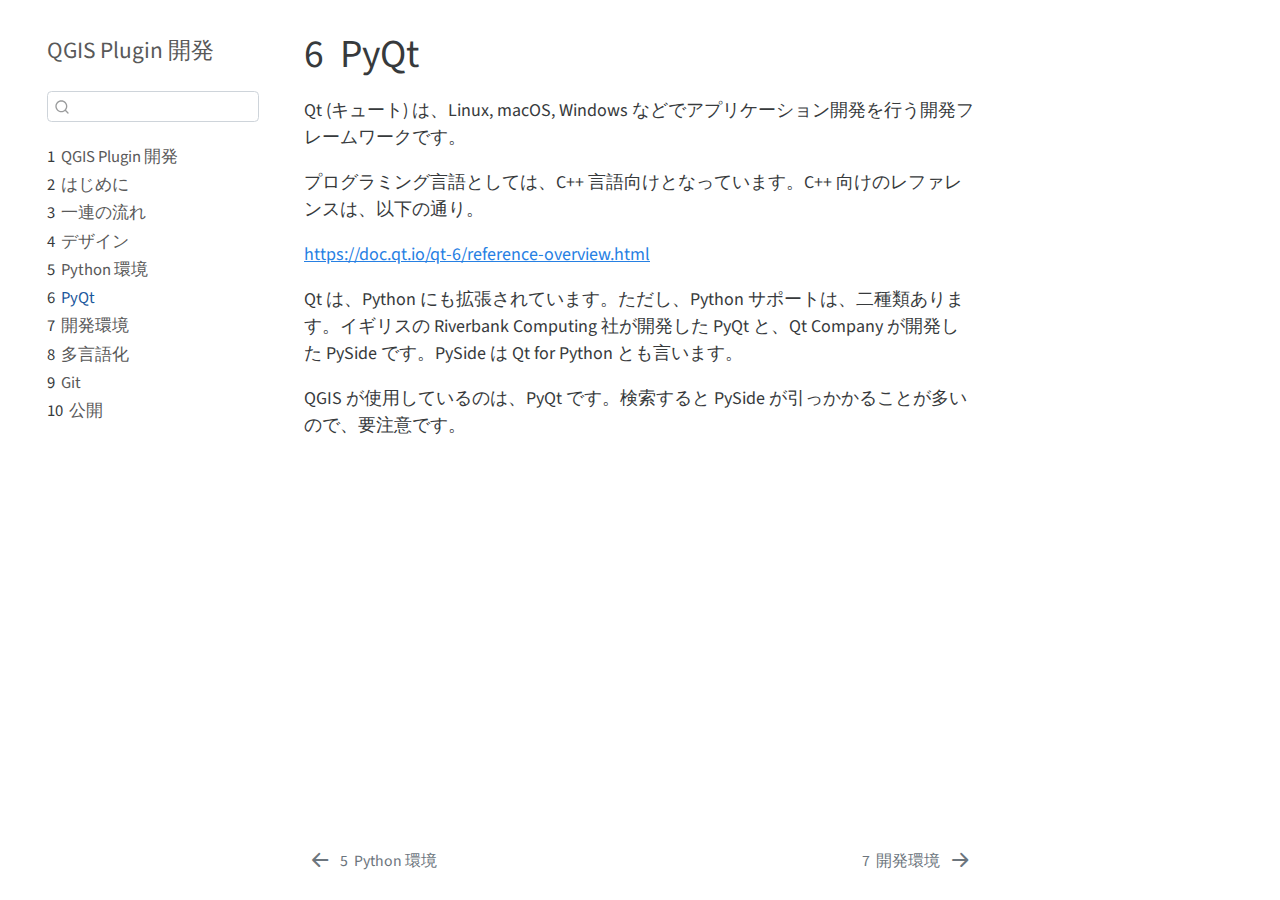
<file: docs/pyqt.html>
<!DOCTYPE html>
<html xmlns="http://www.w3.org/1999/xhtml" lang="en" xml:lang="en"><head>

<meta charset="utf-8">
<meta name="generator" content="quarto-1.2.335">

<meta name="viewport" content="width=device-width, initial-scale=1.0, user-scalable=yes">


<title>QGIS Plugin 開発 - 6&nbsp; PyQt</title>
<style>
code{white-space: pre-wrap;}
span.smallcaps{font-variant: small-caps;}
div.columns{display: flex; gap: min(4vw, 1.5em);}
div.column{flex: auto; overflow-x: auto;}
div.hanging-indent{margin-left: 1.5em; text-indent: -1.5em;}
ul.task-list{list-style: none;}
ul.task-list li input[type="checkbox"] {
  width: 0.8em;
  margin: 0 0.8em 0.2em -1.6em;
  vertical-align: middle;
}
</style>


<script src="site_libs/quarto-nav/quarto-nav.js"></script>
<script src="site_libs/quarto-nav/headroom.min.js"></script>
<script src="site_libs/clipboard/clipboard.min.js"></script>
<script src="site_libs/quarto-search/autocomplete.umd.js"></script>
<script src="site_libs/quarto-search/fuse.min.js"></script>
<script src="site_libs/quarto-search/quarto-search.js"></script>
<meta name="quarto:offset" content="./">
<link href="./editor.html" rel="next">
<link href="./python.html" rel="prev">
<script src="site_libs/quarto-html/quarto.js"></script>
<script src="site_libs/quarto-html/popper.min.js"></script>
<script src="site_libs/quarto-html/tippy.umd.min.js"></script>
<script src="site_libs/quarto-html/anchor.min.js"></script>
<link href="site_libs/quarto-html/tippy.css" rel="stylesheet">
<link href="site_libs/quarto-html/quarto-syntax-highlighting.css" rel="stylesheet" id="quarto-text-highlighting-styles">
<script src="site_libs/bootstrap/bootstrap.min.js"></script>
<link href="site_libs/bootstrap/bootstrap-icons.css" rel="stylesheet">
<link href="site_libs/bootstrap/bootstrap.min.css" rel="stylesheet" id="quarto-bootstrap" data-mode="light">
<script id="quarto-search-options" type="application/json">{
  "location": "sidebar",
  "copy-button": false,
  "collapse-after": 3,
  "panel-placement": "start",
  "type": "textbox",
  "limit": 20,
  "language": {
    "search-no-results-text": "No results",
    "search-matching-documents-text": "matching documents",
    "search-copy-link-title": "Copy link to search",
    "search-hide-matches-text": "Hide additional matches",
    "search-more-match-text": "more match in this document",
    "search-more-matches-text": "more matches in this document",
    "search-clear-button-title": "Clear",
    "search-detached-cancel-button-title": "Cancel",
    "search-submit-button-title": "Submit"
  }
}</script>


</head>

<body class="nav-sidebar floating">

<div id="quarto-search-results"></div>
  <header id="quarto-header" class="headroom fixed-top">
  <nav class="quarto-secondary-nav" data-bs-toggle="collapse" data-bs-target="#quarto-sidebar" aria-controls="quarto-sidebar" aria-expanded="false" aria-label="Toggle sidebar navigation" onclick="if (window.quartoToggleHeadroom) { window.quartoToggleHeadroom(); }">
    <div class="container-fluid d-flex justify-content-between">
      <h1 class="quarto-secondary-nav-title"><span class="chapter-number">6</span>&nbsp; <span class="chapter-title">PyQt</span></h1>
      <button type="button" class="quarto-btn-toggle btn" aria-label="Show secondary navigation">
        <i class="bi bi-chevron-right"></i>
      </button>
    </div>
  </nav>
</header>
<!-- content -->
<div id="quarto-content" class="quarto-container page-columns page-rows-contents page-layout-article">
<!-- sidebar -->
  <nav id="quarto-sidebar" class="sidebar collapse sidebar-navigation floating overflow-auto">
    <div class="pt-lg-2 mt-2 text-left sidebar-header">
    <div class="sidebar-title mb-0 py-0">
      <a href="./">QGIS Plugin 開発</a> 
    </div>
      </div>
      <div class="mt-2 flex-shrink-0 align-items-center">
        <div class="sidebar-search">
        <div id="quarto-search" class="" title="Search"></div>
        </div>
      </div>
    <div class="sidebar-menu-container"> 
    <ul class="list-unstyled mt-1">
        <li class="sidebar-item">
  <div class="sidebar-item-container"> 
  <a href="./index.html" class="sidebar-item-text sidebar-link"><span class="chapter-number">1</span>&nbsp; <span class="chapter-title">QGIS Plugin 開発</span></a>
  </div>
</li>
        <li class="sidebar-item">
  <div class="sidebar-item-container"> 
  <a href="./about.html" class="sidebar-item-text sidebar-link"><span class="chapter-number">2</span>&nbsp; <span class="chapter-title">はじめに</span></a>
  </div>
</li>
        <li class="sidebar-item">
  <div class="sidebar-item-container"> 
  <a href="./flow.html" class="sidebar-item-text sidebar-link"><span class="chapter-number">3</span>&nbsp; <span class="chapter-title">一連の流れ</span></a>
  </div>
</li>
        <li class="sidebar-item">
  <div class="sidebar-item-container"> 
  <a href="./designer.html" class="sidebar-item-text sidebar-link"><span class="chapter-number">4</span>&nbsp; <span class="chapter-title">デザイン</span></a>
  </div>
</li>
        <li class="sidebar-item">
  <div class="sidebar-item-container"> 
  <a href="./python.html" class="sidebar-item-text sidebar-link"><span class="chapter-number">5</span>&nbsp; <span class="chapter-title">Python 環境</span></a>
  </div>
</li>
        <li class="sidebar-item">
  <div class="sidebar-item-container"> 
  <a href="./pyqt.html" class="sidebar-item-text sidebar-link active"><span class="chapter-number">6</span>&nbsp; <span class="chapter-title">PyQt</span></a>
  </div>
</li>
        <li class="sidebar-item">
  <div class="sidebar-item-container"> 
  <a href="./editor.html" class="sidebar-item-text sidebar-link"><span class="chapter-number">7</span>&nbsp; <span class="chapter-title">開発環境</span></a>
  </div>
</li>
        <li class="sidebar-item">
  <div class="sidebar-item-container"> 
  <a href="./m18n.html" class="sidebar-item-text sidebar-link"><span class="chapter-number">8</span>&nbsp; <span class="chapter-title">多言語化</span></a>
  </div>
</li>
        <li class="sidebar-item">
  <div class="sidebar-item-container"> 
  <a href="./git.html" class="sidebar-item-text sidebar-link"><span class="chapter-number">9</span>&nbsp; <span class="chapter-title">Git</span></a>
  </div>
</li>
        <li class="sidebar-item">
  <div class="sidebar-item-container"> 
  <a href="./publish.html" class="sidebar-item-text sidebar-link"><span class="chapter-number">10</span>&nbsp; <span class="chapter-title">公開</span></a>
  </div>
</li>
    </ul>
    </div>
</nav>
<!-- margin-sidebar -->
    <div id="quarto-margin-sidebar" class="sidebar margin-sidebar">
        
    </div>
<!-- main -->
<main class="content" id="quarto-document-content">

<header id="title-block-header" class="quarto-title-block default">
<div class="quarto-title">
<h1 class="title d-none d-lg-block"><span class="chapter-number">6</span>&nbsp; <span class="chapter-title">PyQt</span></h1>
</div>



<div class="quarto-title-meta">

    
  
    
  </div>
  

</header>

<p>Qt (キュート) は、Linux, macOS, Windows などでアプリケーション開発を行う開発フレームワークです。</p>
<p>プログラミング言語としては、C++ 言語向けとなっています。C++ 向けのレファレンスは、以下の通り。</p>
<p><a href="https://doc.qt.io/qt-6/reference-overview.html">https://doc.qt.io/qt-6/reference-overview.html</a></p>
<p>Qt は、Python にも拡張されています。ただし、Python サポートは、二種類あります。イギリスの Riverbank Computing 社が開発した PyQt と、Qt Company が開発した PySide です。PySide は Qt for Python とも言います。</p>
<p>QGIS が使用しているのは、PyQt です。検索すると PySide が引っかかることが多いので、要注意です。</p>



</main> <!-- /main -->
<script id="quarto-html-after-body" type="application/javascript">
window.document.addEventListener("DOMContentLoaded", function (event) {
  const toggleBodyColorMode = (bsSheetEl) => {
    const mode = bsSheetEl.getAttribute("data-mode");
    const bodyEl = window.document.querySelector("body");
    if (mode === "dark") {
      bodyEl.classList.add("quarto-dark");
      bodyEl.classList.remove("quarto-light");
    } else {
      bodyEl.classList.add("quarto-light");
      bodyEl.classList.remove("quarto-dark");
    }
  }
  const toggleBodyColorPrimary = () => {
    const bsSheetEl = window.document.querySelector("link#quarto-bootstrap");
    if (bsSheetEl) {
      toggleBodyColorMode(bsSheetEl);
    }
  }
  toggleBodyColorPrimary();  
  const icon = "";
  const anchorJS = new window.AnchorJS();
  anchorJS.options = {
    placement: 'right',
    icon: icon
  };
  anchorJS.add('.anchored');
  const clipboard = new window.ClipboardJS('.code-copy-button', {
    target: function(trigger) {
      return trigger.previousElementSibling;
    }
  });
  clipboard.on('success', function(e) {
    // button target
    const button = e.trigger;
    // don't keep focus
    button.blur();
    // flash "checked"
    button.classList.add('code-copy-button-checked');
    var currentTitle = button.getAttribute("title");
    button.setAttribute("title", "Copied!");
    let tooltip;
    if (window.bootstrap) {
      button.setAttribute("data-bs-toggle", "tooltip");
      button.setAttribute("data-bs-placement", "left");
      button.setAttribute("data-bs-title", "Copied!");
      tooltip = new bootstrap.Tooltip(button, 
        { trigger: "manual", 
          customClass: "code-copy-button-tooltip",
          offset: [0, -8]});
      tooltip.show();    
    }
    setTimeout(function() {
      if (tooltip) {
        tooltip.hide();
        button.removeAttribute("data-bs-title");
        button.removeAttribute("data-bs-toggle");
        button.removeAttribute("data-bs-placement");
      }
      button.setAttribute("title", currentTitle);
      button.classList.remove('code-copy-button-checked');
    }, 1000);
    // clear code selection
    e.clearSelection();
  });
  function tippyHover(el, contentFn) {
    const config = {
      allowHTML: true,
      content: contentFn,
      maxWidth: 500,
      delay: 100,
      arrow: false,
      appendTo: function(el) {
          return el.parentElement;
      },
      interactive: true,
      interactiveBorder: 10,
      theme: 'quarto',
      placement: 'bottom-start'
    };
    window.tippy(el, config); 
  }
  const noterefs = window.document.querySelectorAll('a[role="doc-noteref"]');
  for (var i=0; i<noterefs.length; i++) {
    const ref = noterefs[i];
    tippyHover(ref, function() {
      // use id or data attribute instead here
      let href = ref.getAttribute('data-footnote-href') || ref.getAttribute('href');
      try { href = new URL(href).hash; } catch {}
      const id = href.replace(/^#\/?/, "");
      const note = window.document.getElementById(id);
      return note.innerHTML;
    });
  }
  const findCites = (el) => {
    const parentEl = el.parentElement;
    if (parentEl) {
      const cites = parentEl.dataset.cites;
      if (cites) {
        return {
          el,
          cites: cites.split(' ')
        };
      } else {
        return findCites(el.parentElement)
      }
    } else {
      return undefined;
    }
  };
  var bibliorefs = window.document.querySelectorAll('a[role="doc-biblioref"]');
  for (var i=0; i<bibliorefs.length; i++) {
    const ref = bibliorefs[i];
    const citeInfo = findCites(ref);
    if (citeInfo) {
      tippyHover(citeInfo.el, function() {
        var popup = window.document.createElement('div');
        citeInfo.cites.forEach(function(cite) {
          var citeDiv = window.document.createElement('div');
          citeDiv.classList.add('hanging-indent');
          citeDiv.classList.add('csl-entry');
          var biblioDiv = window.document.getElementById('ref-' + cite);
          if (biblioDiv) {
            citeDiv.innerHTML = biblioDiv.innerHTML;
          }
          popup.appendChild(citeDiv);
        });
        return popup.innerHTML;
      });
    }
  }
});
</script>
<nav class="page-navigation">
  <div class="nav-page nav-page-previous">
      <a href="./python.html" class="pagination-link">
        <i class="bi bi-arrow-left-short"></i> <span class="nav-page-text"><span class="chapter-number">5</span>&nbsp; <span class="chapter-title">Python 環境</span></span>
      </a>          
  </div>
  <div class="nav-page nav-page-next">
      <a href="./editor.html" class="pagination-link">
        <span class="nav-page-text"><span class="chapter-number">7</span>&nbsp; <span class="chapter-title">開発環境</span></span> <i class="bi bi-arrow-right-short"></i>
      </a>
  </div>
</nav>
</div> <!-- /content -->



</body></html>
</file>
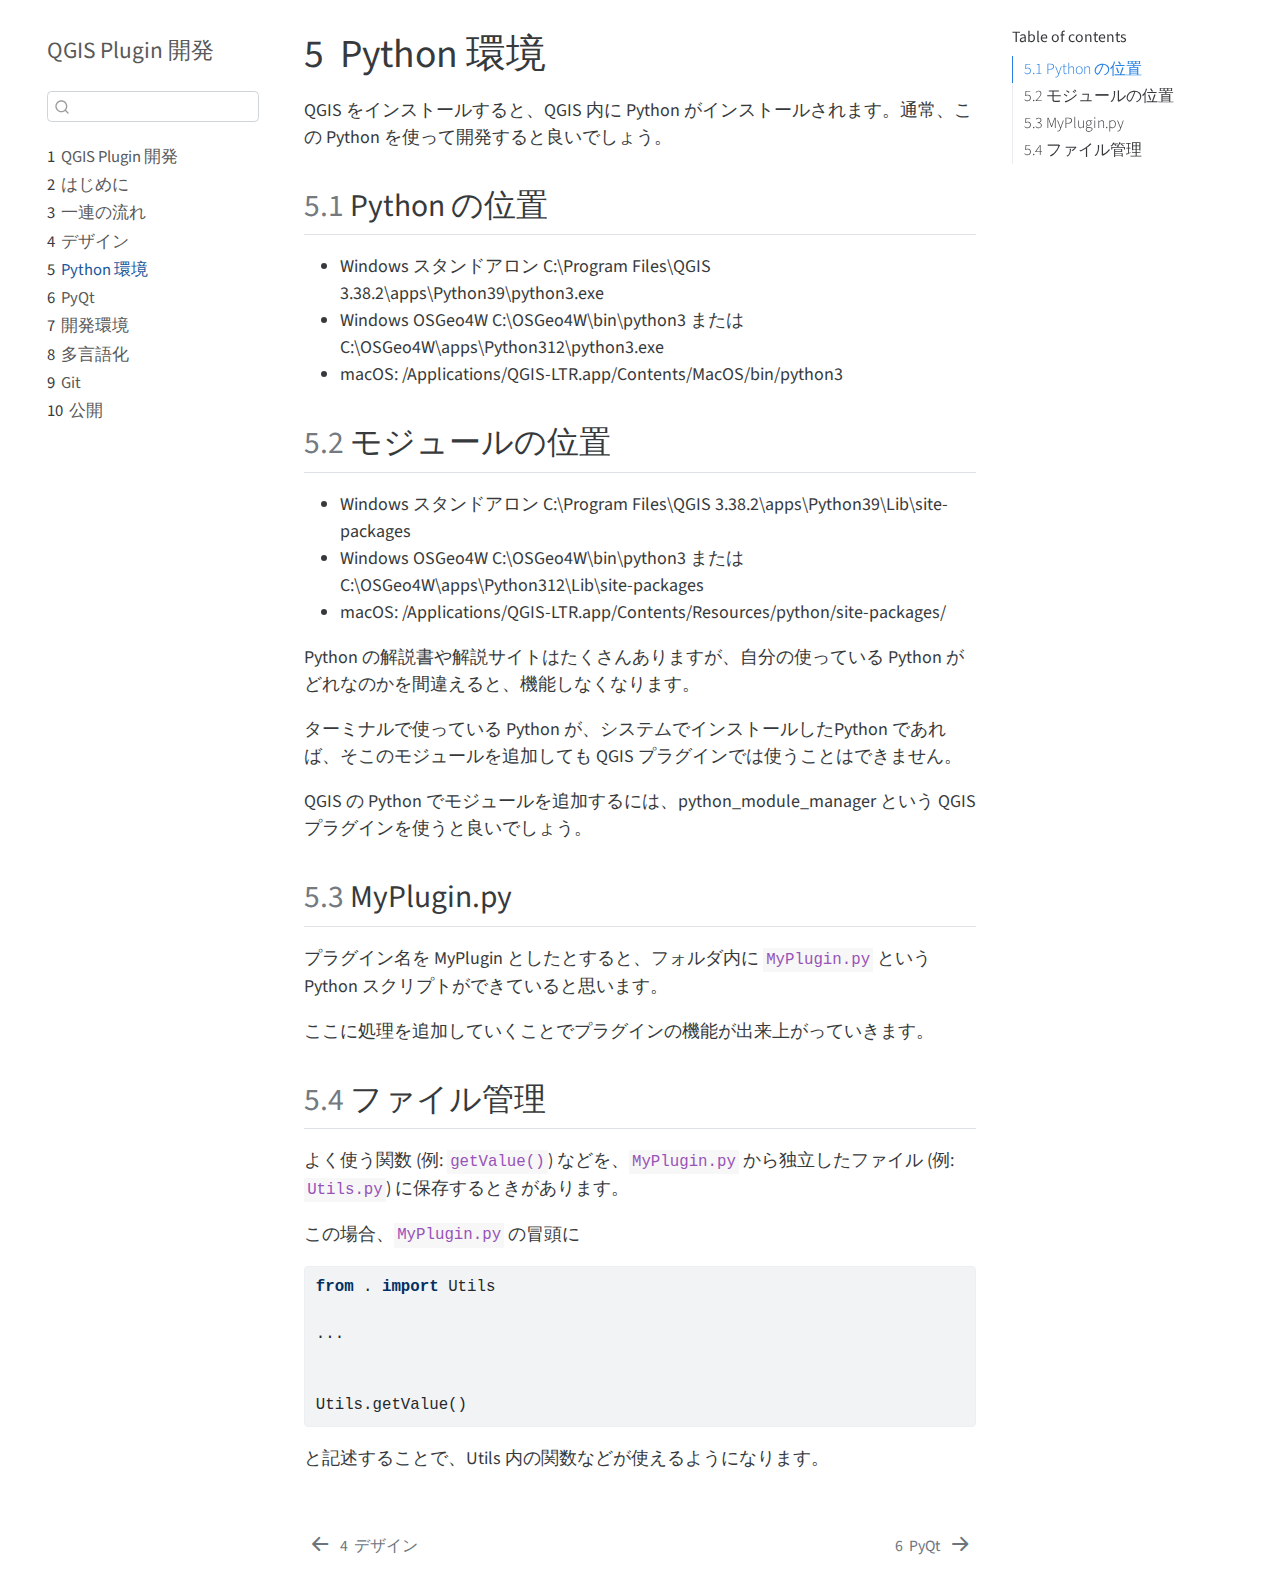
<file: docs/python.html>
<!DOCTYPE html>
<html xmlns="http://www.w3.org/1999/xhtml" lang="en" xml:lang="en"><head>

<meta charset="utf-8">
<meta name="generator" content="quarto-1.2.335">

<meta name="viewport" content="width=device-width, initial-scale=1.0, user-scalable=yes">


<title>QGIS Plugin 開発 - 5&nbsp; Python 環境</title>
<style>
code{white-space: pre-wrap;}
span.smallcaps{font-variant: small-caps;}
div.columns{display: flex; gap: min(4vw, 1.5em);}
div.column{flex: auto; overflow-x: auto;}
div.hanging-indent{margin-left: 1.5em; text-indent: -1.5em;}
ul.task-list{list-style: none;}
ul.task-list li input[type="checkbox"] {
  width: 0.8em;
  margin: 0 0.8em 0.2em -1.6em;
  vertical-align: middle;
}
pre > code.sourceCode { white-space: pre; position: relative; }
pre > code.sourceCode > span { display: inline-block; line-height: 1.25; }
pre > code.sourceCode > span:empty { height: 1.2em; }
.sourceCode { overflow: visible; }
code.sourceCode > span { color: inherit; text-decoration: inherit; }
div.sourceCode { margin: 1em 0; }
pre.sourceCode { margin: 0; }
@media screen {
div.sourceCode { overflow: auto; }
}
@media print {
pre > code.sourceCode { white-space: pre-wrap; }
pre > code.sourceCode > span { text-indent: -5em; padding-left: 5em; }
}
pre.numberSource code
  { counter-reset: source-line 0; }
pre.numberSource code > span
  { position: relative; left: -4em; counter-increment: source-line; }
pre.numberSource code > span > a:first-child::before
  { content: counter(source-line);
    position: relative; left: -1em; text-align: right; vertical-align: baseline;
    border: none; display: inline-block;
    -webkit-touch-callout: none; -webkit-user-select: none;
    -khtml-user-select: none; -moz-user-select: none;
    -ms-user-select: none; user-select: none;
    padding: 0 4px; width: 4em;
    color: #aaaaaa;
  }
pre.numberSource { margin-left: 3em; border-left: 1px solid #aaaaaa;  padding-left: 4px; }
div.sourceCode
  {   }
@media screen {
pre > code.sourceCode > span > a:first-child::before { text-decoration: underline; }
}
code span.al { color: #ff0000; font-weight: bold; } /* Alert */
code span.an { color: #60a0b0; font-weight: bold; font-style: italic; } /* Annotation */
code span.at { color: #7d9029; } /* Attribute */
code span.bn { color: #40a070; } /* BaseN */
code span.bu { color: #008000; } /* BuiltIn */
code span.cf { color: #007020; font-weight: bold; } /* ControlFlow */
code span.ch { color: #4070a0; } /* Char */
code span.cn { color: #880000; } /* Constant */
code span.co { color: #60a0b0; font-style: italic; } /* Comment */
code span.cv { color: #60a0b0; font-weight: bold; font-style: italic; } /* CommentVar */
code span.do { color: #ba2121; font-style: italic; } /* Documentation */
code span.dt { color: #902000; } /* DataType */
code span.dv { color: #40a070; } /* DecVal */
code span.er { color: #ff0000; font-weight: bold; } /* Error */
code span.ex { } /* Extension */
code span.fl { color: #40a070; } /* Float */
code span.fu { color: #06287e; } /* Function */
code span.im { color: #008000; font-weight: bold; } /* Import */
code span.in { color: #60a0b0; font-weight: bold; font-style: italic; } /* Information */
code span.kw { color: #007020; font-weight: bold; } /* Keyword */
code span.op { color: #666666; } /* Operator */
code span.ot { color: #007020; } /* Other */
code span.pp { color: #bc7a00; } /* Preprocessor */
code span.sc { color: #4070a0; } /* SpecialChar */
code span.ss { color: #bb6688; } /* SpecialString */
code span.st { color: #4070a0; } /* String */
code span.va { color: #19177c; } /* Variable */
code span.vs { color: #4070a0; } /* VerbatimString */
code span.wa { color: #60a0b0; font-weight: bold; font-style: italic; } /* Warning */
</style>


<script src="site_libs/quarto-nav/quarto-nav.js"></script>
<script src="site_libs/quarto-nav/headroom.min.js"></script>
<script src="site_libs/clipboard/clipboard.min.js"></script>
<script src="site_libs/quarto-search/autocomplete.umd.js"></script>
<script src="site_libs/quarto-search/fuse.min.js"></script>
<script src="site_libs/quarto-search/quarto-search.js"></script>
<meta name="quarto:offset" content="./">
<link href="./pyqt.html" rel="next">
<link href="./designer.html" rel="prev">
<script src="site_libs/quarto-html/quarto.js"></script>
<script src="site_libs/quarto-html/popper.min.js"></script>
<script src="site_libs/quarto-html/tippy.umd.min.js"></script>
<script src="site_libs/quarto-html/anchor.min.js"></script>
<link href="site_libs/quarto-html/tippy.css" rel="stylesheet">
<link href="site_libs/quarto-html/quarto-syntax-highlighting.css" rel="stylesheet" id="quarto-text-highlighting-styles">
<script src="site_libs/bootstrap/bootstrap.min.js"></script>
<link href="site_libs/bootstrap/bootstrap-icons.css" rel="stylesheet">
<link href="site_libs/bootstrap/bootstrap.min.css" rel="stylesheet" id="quarto-bootstrap" data-mode="light">
<script id="quarto-search-options" type="application/json">{
  "location": "sidebar",
  "copy-button": false,
  "collapse-after": 3,
  "panel-placement": "start",
  "type": "textbox",
  "limit": 20,
  "language": {
    "search-no-results-text": "No results",
    "search-matching-documents-text": "matching documents",
    "search-copy-link-title": "Copy link to search",
    "search-hide-matches-text": "Hide additional matches",
    "search-more-match-text": "more match in this document",
    "search-more-matches-text": "more matches in this document",
    "search-clear-button-title": "Clear",
    "search-detached-cancel-button-title": "Cancel",
    "search-submit-button-title": "Submit"
  }
}</script>


</head>

<body class="nav-sidebar floating">

<div id="quarto-search-results"></div>
  <header id="quarto-header" class="headroom fixed-top">
  <nav class="quarto-secondary-nav" data-bs-toggle="collapse" data-bs-target="#quarto-sidebar" aria-controls="quarto-sidebar" aria-expanded="false" aria-label="Toggle sidebar navigation" onclick="if (window.quartoToggleHeadroom) { window.quartoToggleHeadroom(); }">
    <div class="container-fluid d-flex justify-content-between">
      <h1 class="quarto-secondary-nav-title"><span class="chapter-number">5</span>&nbsp; <span class="chapter-title">Python 環境</span></h1>
      <button type="button" class="quarto-btn-toggle btn" aria-label="Show secondary navigation">
        <i class="bi bi-chevron-right"></i>
      </button>
    </div>
  </nav>
</header>
<!-- content -->
<div id="quarto-content" class="quarto-container page-columns page-rows-contents page-layout-article">
<!-- sidebar -->
  <nav id="quarto-sidebar" class="sidebar collapse sidebar-navigation floating overflow-auto">
    <div class="pt-lg-2 mt-2 text-left sidebar-header">
    <div class="sidebar-title mb-0 py-0">
      <a href="./">QGIS Plugin 開発</a> 
    </div>
      </div>
      <div class="mt-2 flex-shrink-0 align-items-center">
        <div class="sidebar-search">
        <div id="quarto-search" class="" title="Search"></div>
        </div>
      </div>
    <div class="sidebar-menu-container"> 
    <ul class="list-unstyled mt-1">
        <li class="sidebar-item">
  <div class="sidebar-item-container"> 
  <a href="./index.html" class="sidebar-item-text sidebar-link"><span class="chapter-number">1</span>&nbsp; <span class="chapter-title">QGIS Plugin 開発</span></a>
  </div>
</li>
        <li class="sidebar-item">
  <div class="sidebar-item-container"> 
  <a href="./about.html" class="sidebar-item-text sidebar-link"><span class="chapter-number">2</span>&nbsp; <span class="chapter-title">はじめに</span></a>
  </div>
</li>
        <li class="sidebar-item">
  <div class="sidebar-item-container"> 
  <a href="./flow.html" class="sidebar-item-text sidebar-link"><span class="chapter-number">3</span>&nbsp; <span class="chapter-title">一連の流れ</span></a>
  </div>
</li>
        <li class="sidebar-item">
  <div class="sidebar-item-container"> 
  <a href="./designer.html" class="sidebar-item-text sidebar-link"><span class="chapter-number">4</span>&nbsp; <span class="chapter-title">デザイン</span></a>
  </div>
</li>
        <li class="sidebar-item">
  <div class="sidebar-item-container"> 
  <a href="./python.html" class="sidebar-item-text sidebar-link active"><span class="chapter-number">5</span>&nbsp; <span class="chapter-title">Python 環境</span></a>
  </div>
</li>
        <li class="sidebar-item">
  <div class="sidebar-item-container"> 
  <a href="./pyqt.html" class="sidebar-item-text sidebar-link"><span class="chapter-number">6</span>&nbsp; <span class="chapter-title">PyQt</span></a>
  </div>
</li>
        <li class="sidebar-item">
  <div class="sidebar-item-container"> 
  <a href="./editor.html" class="sidebar-item-text sidebar-link"><span class="chapter-number">7</span>&nbsp; <span class="chapter-title">開発環境</span></a>
  </div>
</li>
        <li class="sidebar-item">
  <div class="sidebar-item-container"> 
  <a href="./m18n.html" class="sidebar-item-text sidebar-link"><span class="chapter-number">8</span>&nbsp; <span class="chapter-title">多言語化</span></a>
  </div>
</li>
        <li class="sidebar-item">
  <div class="sidebar-item-container"> 
  <a href="./git.html" class="sidebar-item-text sidebar-link"><span class="chapter-number">9</span>&nbsp; <span class="chapter-title">Git</span></a>
  </div>
</li>
        <li class="sidebar-item">
  <div class="sidebar-item-container"> 
  <a href="./publish.html" class="sidebar-item-text sidebar-link"><span class="chapter-number">10</span>&nbsp; <span class="chapter-title">公開</span></a>
  </div>
</li>
    </ul>
    </div>
</nav>
<!-- margin-sidebar -->
    <div id="quarto-margin-sidebar" class="sidebar margin-sidebar">
        <nav id="TOC" role="doc-toc" class="toc-active">
    <h2 id="toc-title">Table of contents</h2>
   
  <ul>
  <li><a href="#sec-python-folder" id="toc-sec-python-folder" class="nav-link active" data-scroll-target="#sec-python-folder"><span class="toc-section-number">5.1</span>  Python の位置</a></li>
  <li><a href="#モジュールの位置" id="toc-モジュールの位置" class="nav-link" data-scroll-target="#モジュールの位置"><span class="toc-section-number">5.2</span>  モジュールの位置</a></li>
  <li><a href="#myplugin.py" id="toc-myplugin.py" class="nav-link" data-scroll-target="#myplugin.py"><span class="toc-section-number">5.3</span>  MyPlugin.py</a></li>
  <li><a href="#ファイル管理" id="toc-ファイル管理" class="nav-link" data-scroll-target="#ファイル管理"><span class="toc-section-number">5.4</span>  ファイル管理</a></li>
  </ul>
</nav>
    </div>
<!-- main -->
<main class="content" id="quarto-document-content">

<header id="title-block-header" class="quarto-title-block default">
<div class="quarto-title">
<h1 class="title d-none d-lg-block"><span class="chapter-number">5</span>&nbsp; <span class="chapter-title">Python 環境</span></h1>
</div>



<div class="quarto-title-meta">

    
  
    
  </div>
  

</header>

<p>QGIS をインストールすると、QGIS 内に Python がインストールされます。通常、この Python を使って開発すると良いでしょう。</p>
<section id="sec-python-folder" class="level2" data-number="5.1">
<h2 data-number="5.1" class="anchored" data-anchor-id="sec-python-folder"><span class="header-section-number">5.1</span> Python の位置</h2>
<ul>
<li>Windows スタンドアロン C:\Program Files\QGIS 3.38.2\apps\Python39\python3.exe</li>
<li>Windows OSGeo4W C:\OSGeo4W\bin\python3 または C:\OSGeo4W\apps\Python312\python3.exe</li>
<li>macOS: /Applications/QGIS-LTR.app/Contents/MacOS/bin/python3</li>
</ul>
</section>
<section id="モジュールの位置" class="level2" data-number="5.2">
<h2 data-number="5.2" class="anchored" data-anchor-id="モジュールの位置"><span class="header-section-number">5.2</span> モジュールの位置</h2>
<ul>
<li>Windows スタンドアロン C:\Program Files\QGIS 3.38.2\apps\Python39\Lib\site-packages</li>
<li>Windows OSGeo4W C:\OSGeo4W\bin\python3 または C:\OSGeo4W\apps\Python312\Lib\site-packages</li>
<li>macOS: /Applications/QGIS-LTR.app/Contents/Resources/python/site-packages/</li>
</ul>
<p>Python の解説書や解説サイトはたくさんありますが、自分の使っている Python がどれなのかを間違えると、機能しなくなります。</p>
<p>ターミナルで使っている Python が、システムでインストールしたPython であれば、そこのモジュールを追加しても QGIS プラグインでは使うことはできません。</p>
<p>QGIS の Python でモジュールを追加するには、python_module_manager という QGIS プラグインを使うと良いでしょう。</p>
</section>
<section id="myplugin.py" class="level2" data-number="5.3">
<h2 data-number="5.3" class="anchored" data-anchor-id="myplugin.py"><span class="header-section-number">5.3</span> MyPlugin.py</h2>
<p>プラグイン名を MyPlugin としたとすると、フォルダ内に <code>MyPlugin.py</code> という Python スクリプトができていると思います。</p>
<p>ここに処理を追加していくことでプラグインの機能が出来上がっていきます。</p>
</section>
<section id="ファイル管理" class="level2" data-number="5.4">
<h2 data-number="5.4" class="anchored" data-anchor-id="ファイル管理"><span class="header-section-number">5.4</span> ファイル管理</h2>
<p>よく使う関数 (例: <code>getValue()</code>) などを、<code>MyPlugin.py</code> から独立したファイル (例: <code>Utils.py</code>) に保存するときがあります。</p>
<p>この場合、<code>MyPlugin.py</code> の冒頭に</p>
<div class="cell" data-execution_count="1">
<div class="sourceCode cell-code" id="cb1"><pre class="sourceCode python code-with-copy"><code class="sourceCode python"><span id="cb1-1"><a href="#cb1-1" aria-hidden="true" tabindex="-1"></a><span class="im">from</span> . <span class="im">import</span> Utils</span>
<span id="cb1-2"><a href="#cb1-2" aria-hidden="true" tabindex="-1"></a></span>
<span id="cb1-3"><a href="#cb1-3" aria-hidden="true" tabindex="-1"></a>...</span>
<span id="cb1-4"><a href="#cb1-4" aria-hidden="true" tabindex="-1"></a></span>
<span id="cb1-5"><a href="#cb1-5" aria-hidden="true" tabindex="-1"></a></span>
<span id="cb1-6"><a href="#cb1-6" aria-hidden="true" tabindex="-1"></a>Utils.getValue()</span></code><button title="Copy to Clipboard" class="code-copy-button"><i class="bi"></i></button></pre></div>
</div>
<p>と記述することで、Utils 内の関数などが使えるようになります。</p>


</section>

</main> <!-- /main -->
<script id="quarto-html-after-body" type="application/javascript">
window.document.addEventListener("DOMContentLoaded", function (event) {
  const toggleBodyColorMode = (bsSheetEl) => {
    const mode = bsSheetEl.getAttribute("data-mode");
    const bodyEl = window.document.querySelector("body");
    if (mode === "dark") {
      bodyEl.classList.add("quarto-dark");
      bodyEl.classList.remove("quarto-light");
    } else {
      bodyEl.classList.add("quarto-light");
      bodyEl.classList.remove("quarto-dark");
    }
  }
  const toggleBodyColorPrimary = () => {
    const bsSheetEl = window.document.querySelector("link#quarto-bootstrap");
    if (bsSheetEl) {
      toggleBodyColorMode(bsSheetEl);
    }
  }
  toggleBodyColorPrimary();  
  const icon = "";
  const anchorJS = new window.AnchorJS();
  anchorJS.options = {
    placement: 'right',
    icon: icon
  };
  anchorJS.add('.anchored');
  const clipboard = new window.ClipboardJS('.code-copy-button', {
    target: function(trigger) {
      return trigger.previousElementSibling;
    }
  });
  clipboard.on('success', function(e) {
    // button target
    const button = e.trigger;
    // don't keep focus
    button.blur();
    // flash "checked"
    button.classList.add('code-copy-button-checked');
    var currentTitle = button.getAttribute("title");
    button.setAttribute("title", "Copied!");
    let tooltip;
    if (window.bootstrap) {
      button.setAttribute("data-bs-toggle", "tooltip");
      button.setAttribute("data-bs-placement", "left");
      button.setAttribute("data-bs-title", "Copied!");
      tooltip = new bootstrap.Tooltip(button, 
        { trigger: "manual", 
          customClass: "code-copy-button-tooltip",
          offset: [0, -8]});
      tooltip.show();    
    }
    setTimeout(function() {
      if (tooltip) {
        tooltip.hide();
        button.removeAttribute("data-bs-title");
        button.removeAttribute("data-bs-toggle");
        button.removeAttribute("data-bs-placement");
      }
      button.setAttribute("title", currentTitle);
      button.classList.remove('code-copy-button-checked');
    }, 1000);
    // clear code selection
    e.clearSelection();
  });
  function tippyHover(el, contentFn) {
    const config = {
      allowHTML: true,
      content: contentFn,
      maxWidth: 500,
      delay: 100,
      arrow: false,
      appendTo: function(el) {
          return el.parentElement;
      },
      interactive: true,
      interactiveBorder: 10,
      theme: 'quarto',
      placement: 'bottom-start'
    };
    window.tippy(el, config); 
  }
  const noterefs = window.document.querySelectorAll('a[role="doc-noteref"]');
  for (var i=0; i<noterefs.length; i++) {
    const ref = noterefs[i];
    tippyHover(ref, function() {
      // use id or data attribute instead here
      let href = ref.getAttribute('data-footnote-href') || ref.getAttribute('href');
      try { href = new URL(href).hash; } catch {}
      const id = href.replace(/^#\/?/, "");
      const note = window.document.getElementById(id);
      return note.innerHTML;
    });
  }
  const findCites = (el) => {
    const parentEl = el.parentElement;
    if (parentEl) {
      const cites = parentEl.dataset.cites;
      if (cites) {
        return {
          el,
          cites: cites.split(' ')
        };
      } else {
        return findCites(el.parentElement)
      }
    } else {
      return undefined;
    }
  };
  var bibliorefs = window.document.querySelectorAll('a[role="doc-biblioref"]');
  for (var i=0; i<bibliorefs.length; i++) {
    const ref = bibliorefs[i];
    const citeInfo = findCites(ref);
    if (citeInfo) {
      tippyHover(citeInfo.el, function() {
        var popup = window.document.createElement('div');
        citeInfo.cites.forEach(function(cite) {
          var citeDiv = window.document.createElement('div');
          citeDiv.classList.add('hanging-indent');
          citeDiv.classList.add('csl-entry');
          var biblioDiv = window.document.getElementById('ref-' + cite);
          if (biblioDiv) {
            citeDiv.innerHTML = biblioDiv.innerHTML;
          }
          popup.appendChild(citeDiv);
        });
        return popup.innerHTML;
      });
    }
  }
});
</script>
<nav class="page-navigation">
  <div class="nav-page nav-page-previous">
      <a href="./designer.html" class="pagination-link">
        <i class="bi bi-arrow-left-short"></i> <span class="nav-page-text"><span class="chapter-number">4</span>&nbsp; <span class="chapter-title">デザイン</span></span>
      </a>          
  </div>
  <div class="nav-page nav-page-next">
      <a href="./pyqt.html" class="pagination-link">
        <span class="nav-page-text"><span class="chapter-number">6</span>&nbsp; <span class="chapter-title">PyQt</span></span> <i class="bi bi-arrow-right-short"></i>
      </a>
  </div>
</nav>
</div> <!-- /content -->



</body></html>
</file>
<file: docs/site_libs/quarto-html/tippy.css>
.tippy-box[data-animation=fade][data-state=hidden]{opacity:0}[data-tippy-root]{max-width:calc(100vw - 10px)}.tippy-box{position:relative;background-color:#333;color:#fff;border-radius:4px;font-size:14px;line-height:1.4;white-space:normal;outline:0;transition-property:transform,visibility,opacity}.tippy-box[data-placement^=top]>.tippy-arrow{bottom:0}.tippy-box[data-placement^=top]>.tippy-arrow:before{bottom:-7px;left:0;border-width:8px 8px 0;border-top-color:initial;transform-origin:center top}.tippy-box[data-placement^=bottom]>.tippy-arrow{top:0}.tippy-box[data-placement^=bottom]>.tippy-arrow:before{top:-7px;left:0;border-width:0 8px 8px;border-bottom-color:initial;transform-origin:center bottom}.tippy-box[data-placement^=left]>.tippy-arrow{right:0}.tippy-box[data-placement^=left]>.tippy-arrow:before{border-width:8px 0 8px 8px;border-left-color:initial;right:-7px;transform-origin:center left}.tippy-box[data-placement^=right]>.tippy-arrow{left:0}.tippy-box[data-placement^=right]>.tippy-arrow:before{left:-7px;border-width:8px 8px 8px 0;border-right-color:initial;transform-origin:center right}.tippy-box[data-inertia][data-state=visible]{transition-timing-function:cubic-bezier(.54,1.5,.38,1.11)}.tippy-arrow{width:16px;height:16px;color:#333}.tippy-arrow:before{content:"";position:absolute;border-color:transparent;border-style:solid}.tippy-content{position:relative;padding:5px 9px;z-index:1}
</file>
<file: docs/site_libs/quarto-html/quarto-syntax-highlighting.css>
/* quarto syntax highlight colors */
:root {
  --quarto-hl-al-color: #ff5555;
  --quarto-hl-an-color: #6a737d;
  --quarto-hl-at-color: #d73a49;
  --quarto-hl-bn-color: #005cc5;
  --quarto-hl-bu-color: #d73a49;
  --quarto-hl-ch-color: #032f62;
  --quarto-hl-co-color: #6a737d;
  --quarto-hl-cv-color: #6a737d;
  --quarto-hl-cn-color: #005cc5;
  --quarto-hl-cf-color: #d73a49;
  --quarto-hl-dt-color: #d73a49;
  --quarto-hl-dv-color: #005cc5;
  --quarto-hl-do-color: #6a737d;
  --quarto-hl-er-color: #ff5555;
  --quarto-hl-ex-color: #d73a49;
  --quarto-hl-fl-color: #005cc5;
  --quarto-hl-fu-color: #6f42c1;
  --quarto-hl-im-color: #032f62;
  --quarto-hl-in-color: #6a737d;
  --quarto-hl-kw-color: #d73a49;
  --quarto-hl-op-color: #24292e;
  --quarto-hl-pp-color: #d73a49;
  --quarto-hl-re-color: #6a737d;
  --quarto-hl-sc-color: #005cc5;
  --quarto-hl-ss-color: #032f62;
  --quarto-hl-st-color: #032f62;
  --quarto-hl-va-color: #e36209;
  --quarto-hl-vs-color: #032f62;
  --quarto-hl-wa-color: #ff5555;
}

/* other quarto variables */
:root {
  --quarto-font-monospace: SFMono-Regular, Menlo, Monaco, Consolas, "Liberation Mono", "Courier New", monospace;
}

code span.al {
  font-weight: bold;
  color: #ff5555;
}

code span.an {
  color: #6a737d;
}

code span.at {
  color: #d73a49;
}

code span.bn {
  color: #005cc5;
}

code span.bu {
  color: #d73a49;
}

code span.ch {
  color: #032f62;
}

code span.co {
  color: #6a737d;
}

code span.cv {
  color: #6a737d;
}

code span.cn {
  color: #005cc5;
}

code span.cf {
  color: #d73a49;
}

code span.dt {
  color: #d73a49;
}

code span.dv {
  color: #005cc5;
}

code span.do {
  color: #6a737d;
}

code span.er {
  color: #ff5555;
  text-decoration: underline;
}

code span.ex {
  font-weight: bold;
  color: #d73a49;
}

code span.fl {
  color: #005cc5;
}

code span.fu {
  color: #6f42c1;
}

code span.im {
  color: #032f62;
}

code span.in {
  color: #6a737d;
}

code span.kw {
  color: #d73a49;
}

pre > code.sourceCode > span {
  color: #24292e;
}

code span {
  color: #24292e;
}

code.sourceCode > span {
  color: #24292e;
}

div.sourceCode,
div.sourceCode pre.sourceCode {
  color: #24292e;
}

code span.op {
  color: #24292e;
}

code span.pp {
  color: #d73a49;
}

code span.re {
  color: #6a737d;
}

code span.sc {
  color: #005cc5;
}

code span.ss {
  color: #032f62;
}

code span.st {
  color: #032f62;
}

code span.va {
  color: #e36209;
}

code span.vs {
  color: #032f62;
}

code span.wa {
  color: #ff5555;
}

.prevent-inlining {
  content: "</";
}

/*# sourceMappingURL=debc5d5d77c3f9108843748ff7464032.css.map */
</file>
